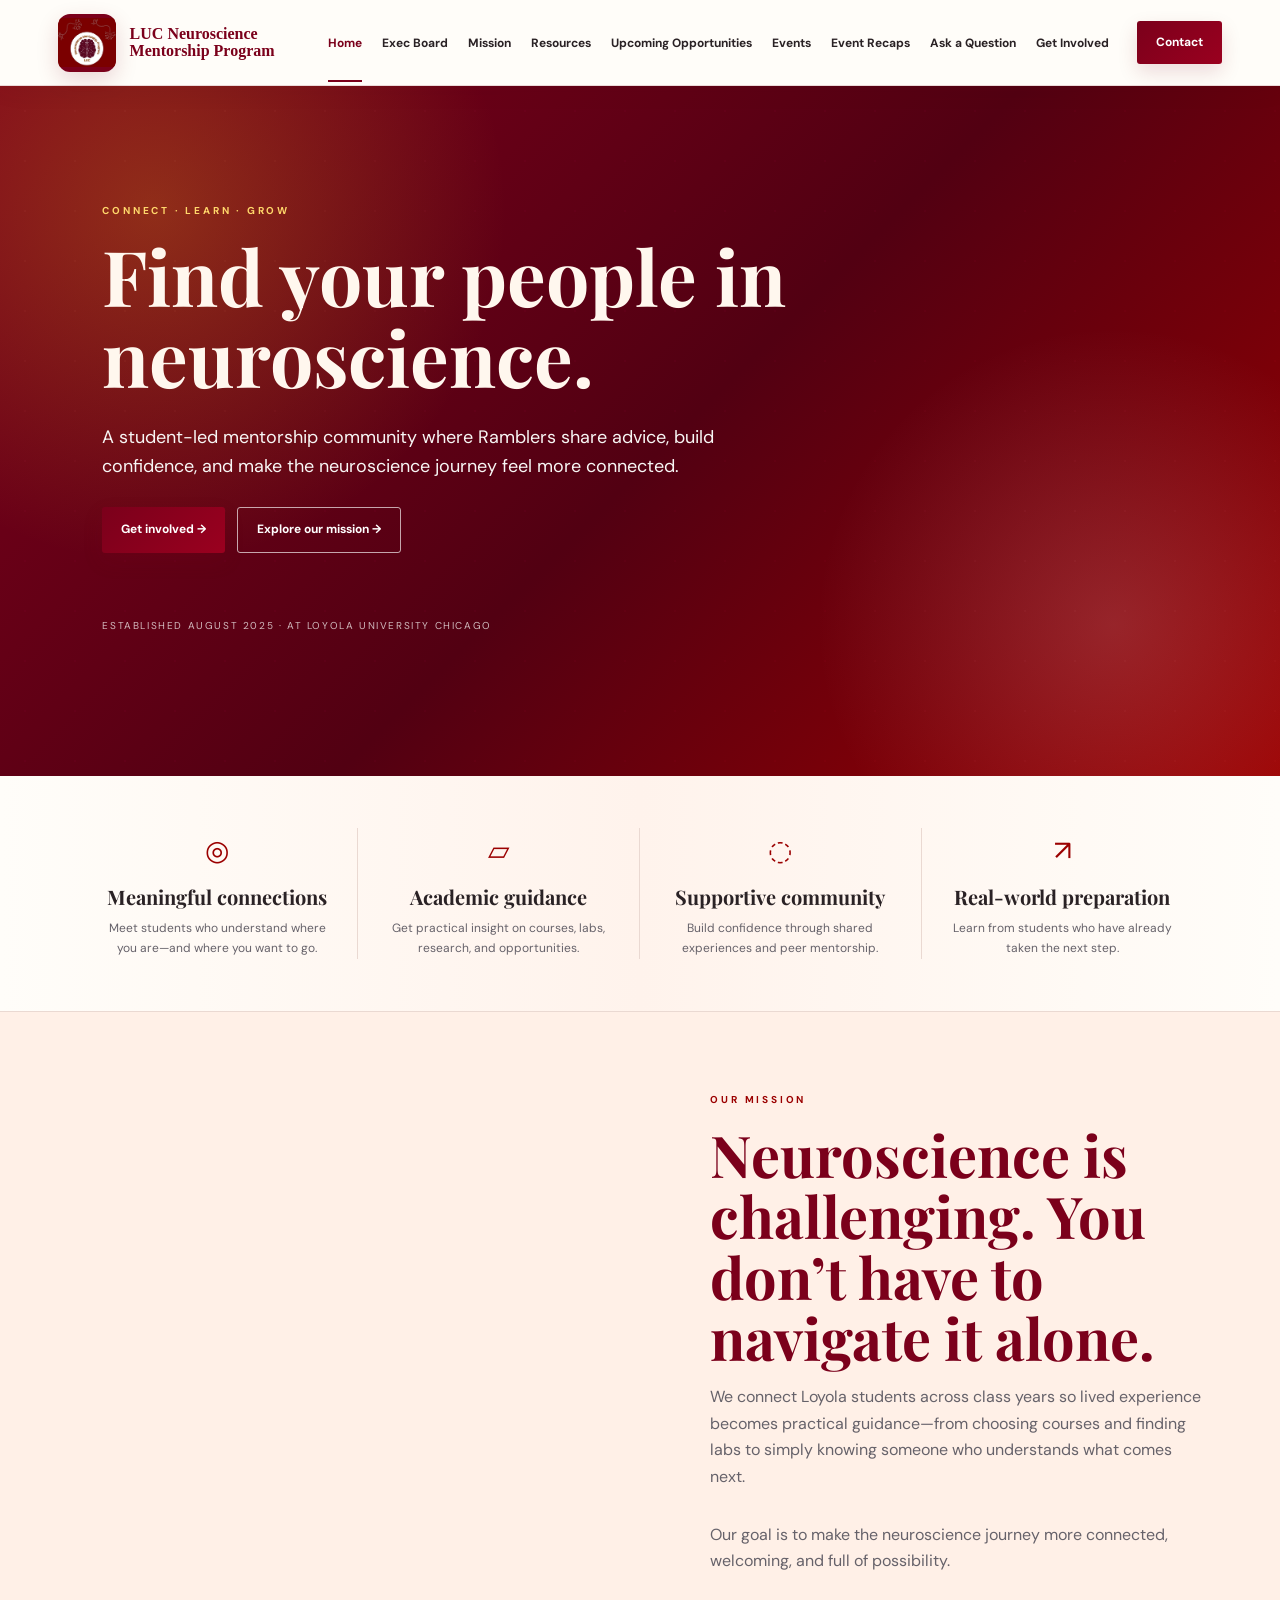
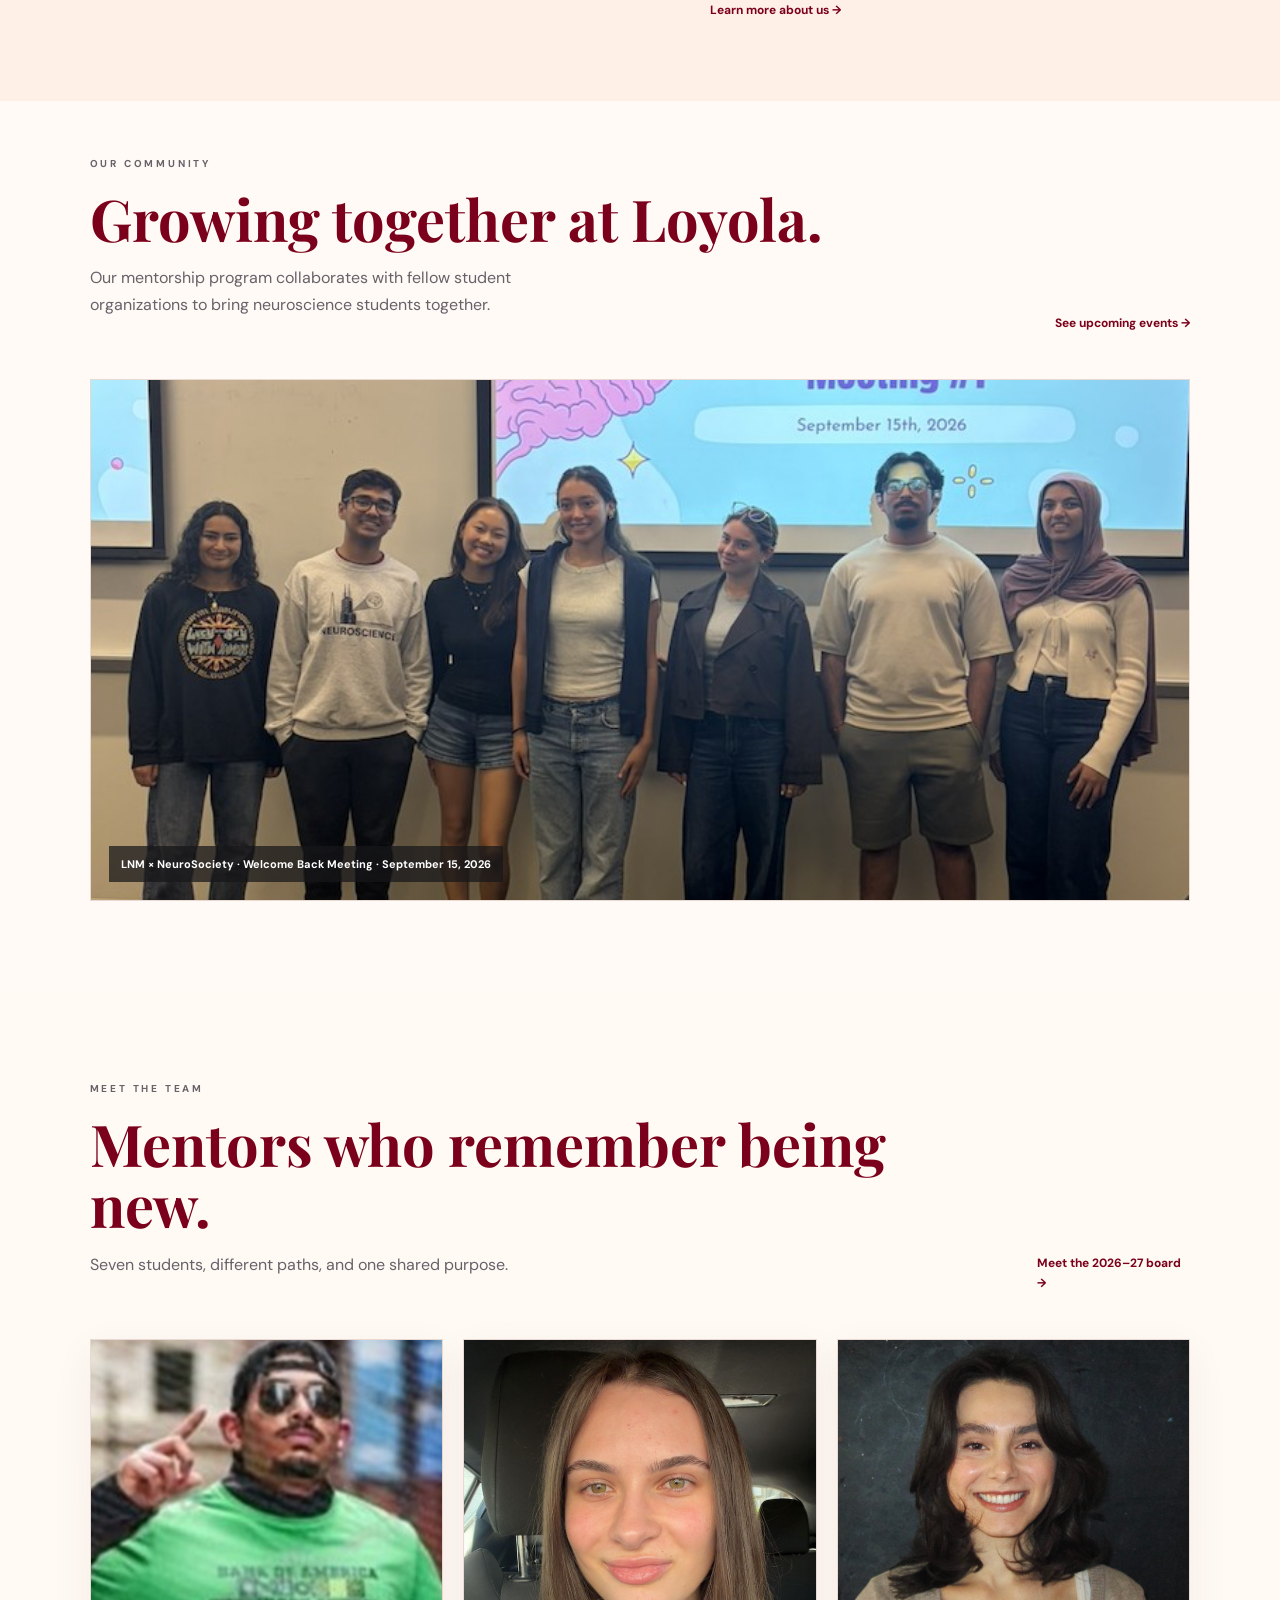
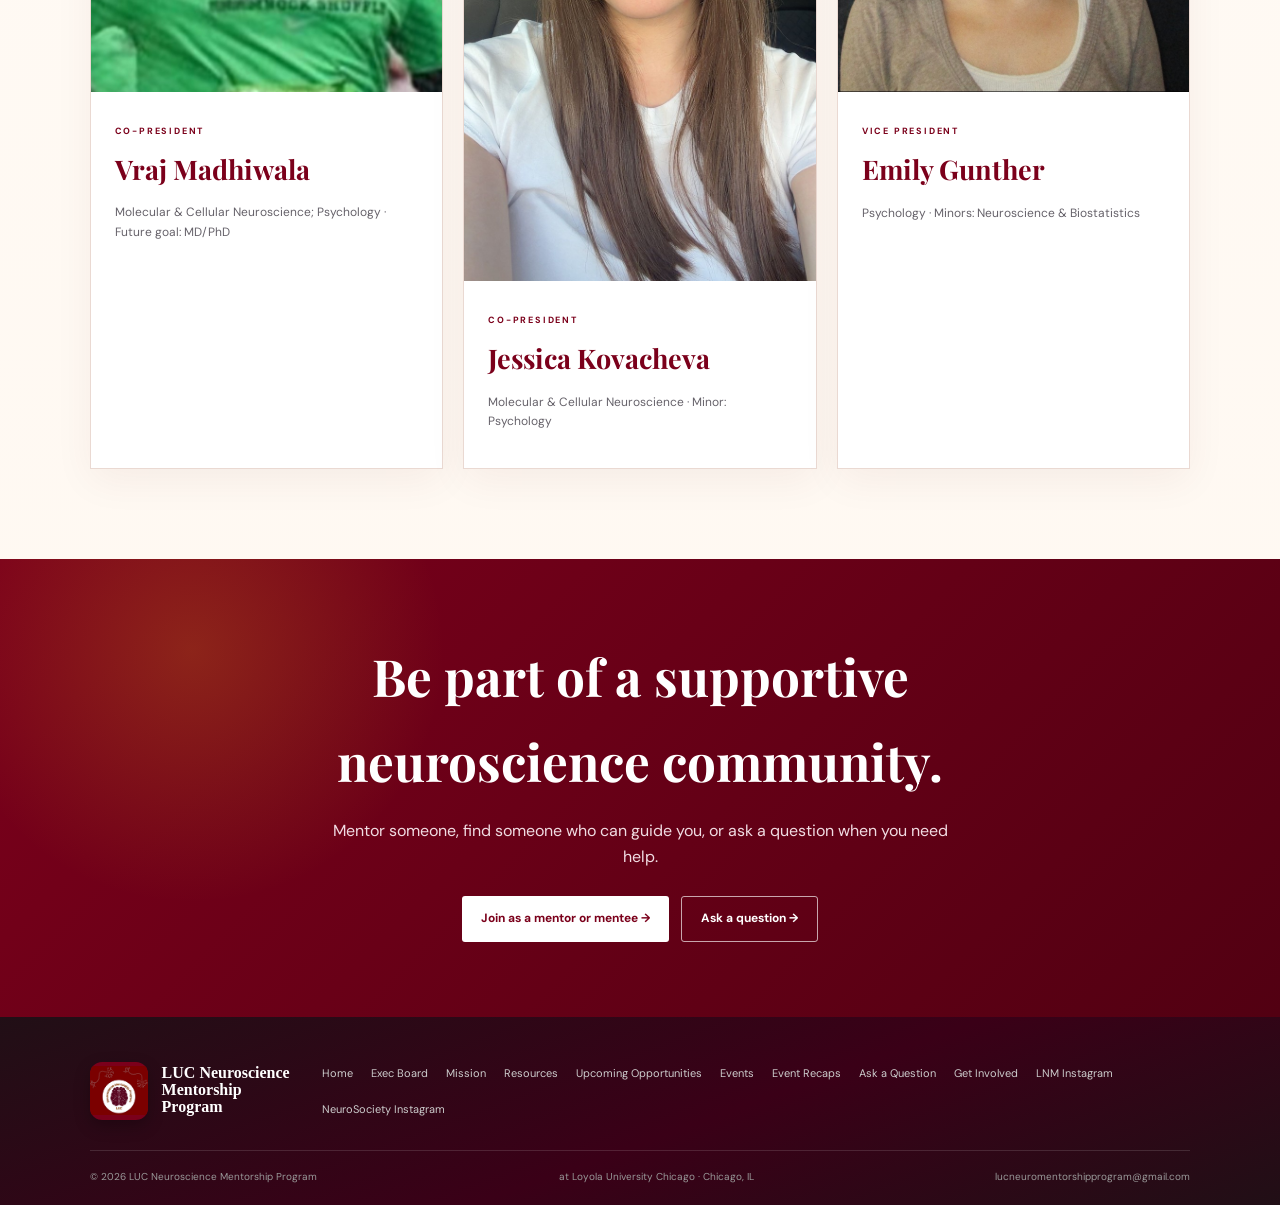
<file: index.html>
<!doctype html><html lang="en"><head><meta charset="utf-8"><meta name="viewport" content="width=device-width,initial-scale=1"><meta name="description" content="LUC Neuroscience Mentorship Program at Loyola University Chicago."><title>Home | LUC Neuroscience Mentorship</title><link rel="stylesheet" href="styles.css"><link rel="icon" href="lnmp-logo.png" type="image/png"></head><body>
<header class="site-header">
<a class="wordmark" href="index.html" aria-label="LUC Neuroscience Mentorship Program home">
<img class="brand-logo" src="lnmp-logo.png" alt="LUC Neuroscience Mentorship Program logo">
<span class="prog">LUC Neuroscience<br>Mentorship Program</span>
</a>
<button class="menu" aria-label="Open navigation" aria-expanded="false">☰</button>
<nav class="nav"><a class="active" href="index.html">Home</a><a class="" href="board.html">Exec Board</a><a class="" href="mission.html">Mission</a><a class="" href="resources.html">Resources</a><a class="" href="professional-development-resources.html">Upcoming Opportunities</a><a class="" href="events.html">Events</a><a class="" href="event-recaps.html">Event Recaps</a><a class="" href="forum.html">Ask a Question</a><a class="" href="apply.html">Get Involved</a></nav>
<a class="header-cta" href="mailto:lucneuromentorshipprogram@gmail.com">Contact</a>
</header>
<main>
<section class="hero"><div class="hero-content"><p class="eyebrow">CONNECT · LEARN · GROW</p><h1>Find your people in neuroscience.</h1><p>A student-led mentorship community where Ramblers share advice, build confidence, and make the neuroscience journey feel more connected.</p><div class="actions"><a class="button primary" href="apply.html">Get involved →</a><a class="button outline" href="mission.html">Explore our mission →</a></div><p class="meta">Established August 2025 · at Loyola University Chicago</p></div></section>
<section class="strip"><article><div class="ico">◎</div><h3>Meaningful connections</h3><p>Meet students who understand where you are—and where you want to go.</p></article><article><div class="ico">▱</div><h3>Academic guidance</h3><p>Get practical insight on courses, labs, research, and opportunities.</p></article><article><div class="ico">◌</div><h3>Supportive community</h3><p>Build confidence through shared experiences and peer mentorship.</p></article><article><div class="ico">↗</div><h3>Real-world preparation</h3><p>Learn from students who have already taken the next step.</p></article></section>
<section class="split"><div class="split-img" style="background-image:url('https://lucneuromentorship.devbodalia.chatgpt.site/images/event-team.jpg')"></div><div class="split-copy"><p class="eyebrow">OUR MISSION</p><h2>Neuroscience is challenging. You don’t have to navigate it alone.</h2><p>We connect Loyola students across class years so lived experience becomes practical guidance—from choosing courses and finding labs to simply knowing someone who understands what comes next.</p><p>Our goal is to make the neuroscience journey more connected, welcoming, and full of possibility.</p><a class="link" href="mission.html">Learn more about us →</a></div></section>
<section class="section community-feature-section"><div class="head"><div><p class="eyebrow">OUR COMMUNITY</p><h2>Growing together at Loyola.</h2><p>Our mentorship program collaborates with fellow student organizations to bring neuroscience students together.</p></div><a class="link" href="events.html">See upcoming events →</a></div><figure class="community-feature"><img src="community-group-2026.jpg" alt="LUC Neuroscience Mentorship and NeuroSociety students at a September 2026 meeting"><figcaption>LNM × NeuroSociety · Welcome Back Meeting · September 15, 2026</figcaption></figure></section>
<section class="section"><div class="head"><div><p class="eyebrow">MEET THE TEAM</p><h2>Mentors who remember being new.</h2><p>Seven students, different paths, and one shared purpose.</p></div><a class="link" href="board.html">Meet the 2026–27 board →</a></div><div class="cards">
<article class="card"><img src="board-vraj.jpg" alt="Vraj Madhiwala"><div class="body"><span class="tag">CO-PRESIDENT</span><h3>Vraj Madhiwala</h3><p>Molecular & Cellular Neuroscience; Psychology · Future goal: MD/PhD</p></div></article>
<article class="card"><img src="board-jessica.jpg" alt="Jessica Kovacheva"><div class="body"><span class="tag">CO-PRESIDENT</span><h3>Jessica Kovacheva</h3><p>Molecular & Cellular Neuroscience · Minor: Psychology</p></div></article>
<article class="card"><img src="board-emily.jpg" alt="Emily Gunther"><div class="body"><span class="tag">VICE PRESIDENT</span><h3>Emily Gunther</h3><p>Psychology · Minors: Neuroscience & Biostatistics</p></div></article>
</div></section>
<section class="cta"><h2>Be part of a supportive neuroscience community.</h2><p>Mentor someone, find someone who can guide you, or ask a question when you need help.</p><div class="actions actions-center"><a class="button light" href="apply.html">Join as a mentor or mentee →</a><a class="button outline" href="forum.html">Ask a question →</a></div></section>
</main><footer class="footer">
<div class="footer-top"><a class="wordmark" href="index.html" aria-label="LUC Neuroscience Mentorship Program home">
<img class="brand-logo" src="lnmp-logo.png" alt="LUC Neuroscience Mentorship Program logo">
<span class="prog">LUC Neuroscience<br>Mentorship Program</span>
</a>
<div class="footer-links">
<a href="index.html">Home</a><a href="board.html">Exec Board</a><a href="mission.html">Mission</a><a href="resources.html">Resources</a><a class="" href="professional-development-resources.html">Upcoming Opportunities</a><a href="events.html">Events</a><a href="event-recaps.html">Event Recaps</a><a href="forum.html">Ask a Question</a><a href="apply.html">Get Involved</a><a href="https://www.instagram.com/lucneuromentorship/" target="_blank" rel="noopener">LNM Instagram</a><a href="https://www.instagram.com/neurosocietyluc/" target="_blank" rel="noopener">NeuroSociety Instagram</a>
</div></div>
<div class="footer-bottom"><span>© 2026 LUC Neuroscience Mentorship Program</span><span>at Loyola University Chicago · Chicago, IL</span><a href="mailto:lucneuromentorshipprogram@gmail.com">lucneuromentorshipprogram@gmail.com</a></div>

</footer><script src="script.js"></script></body></html>
</file>
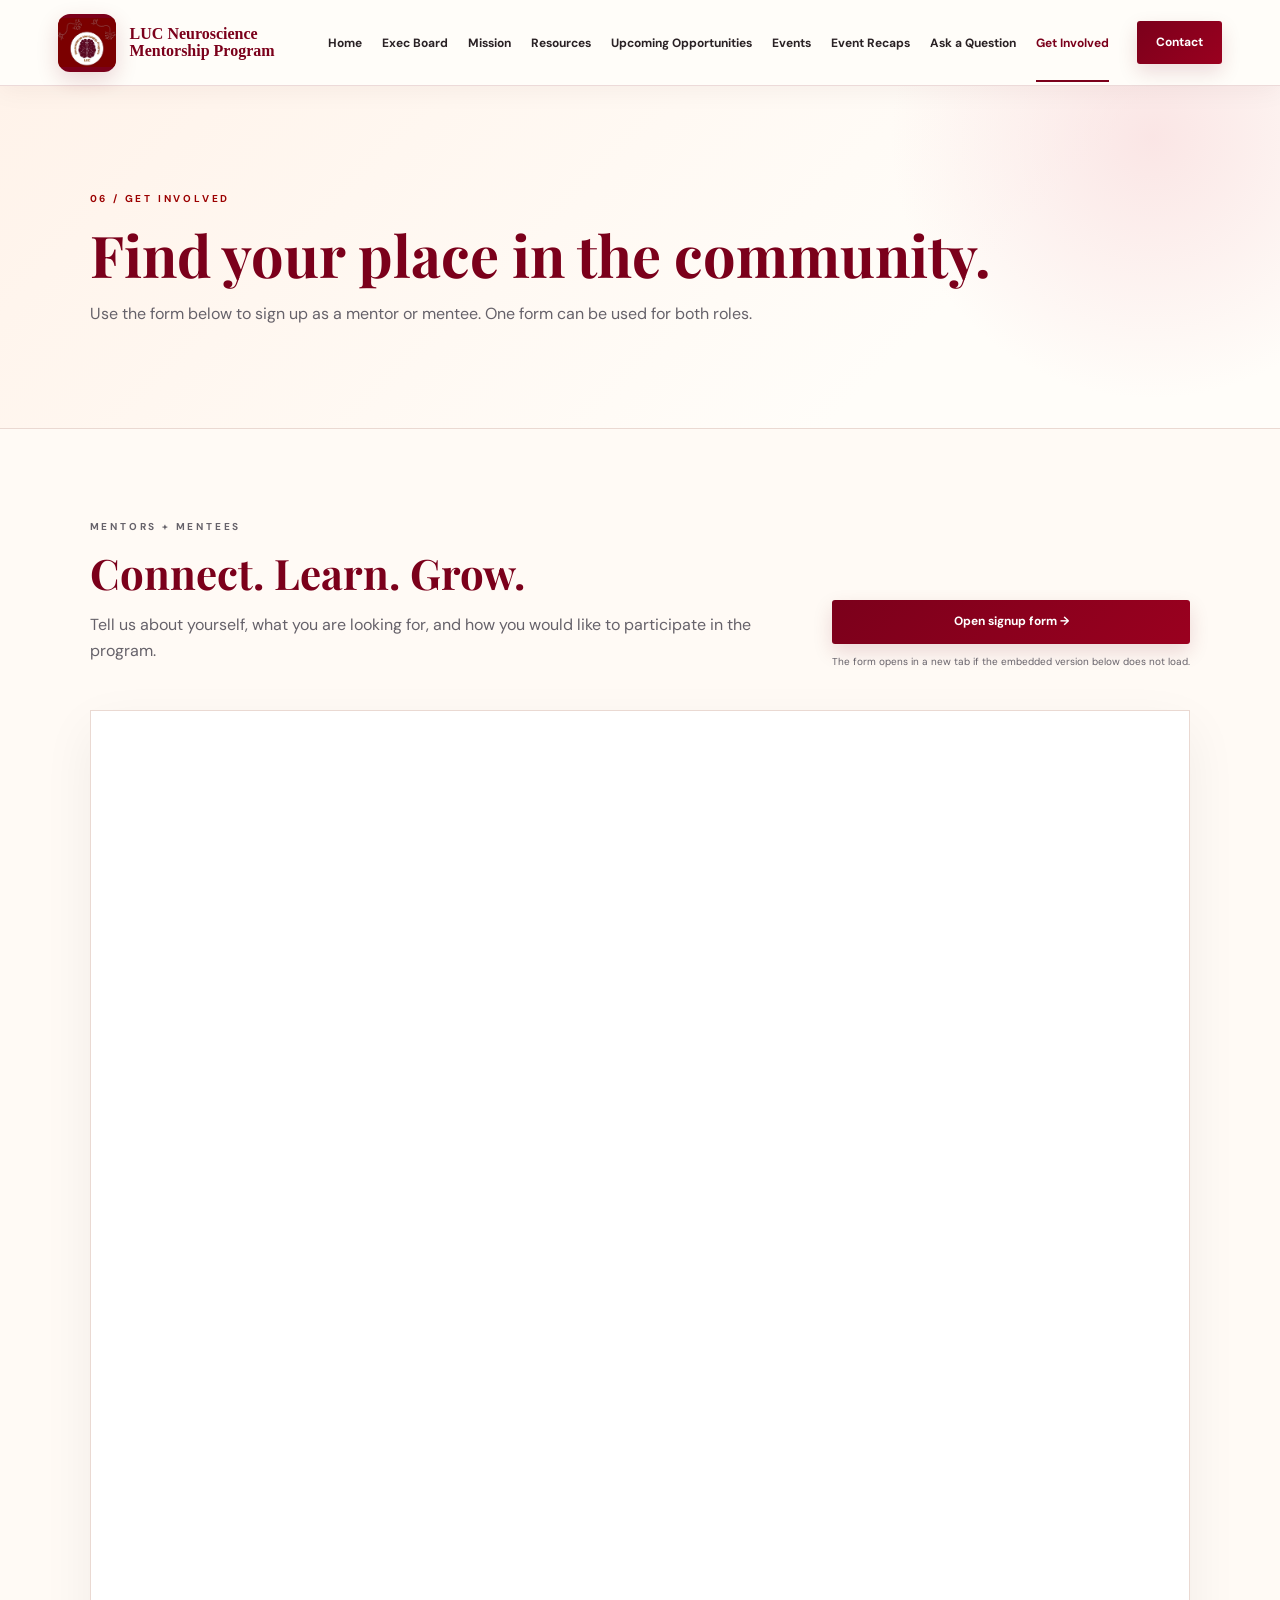
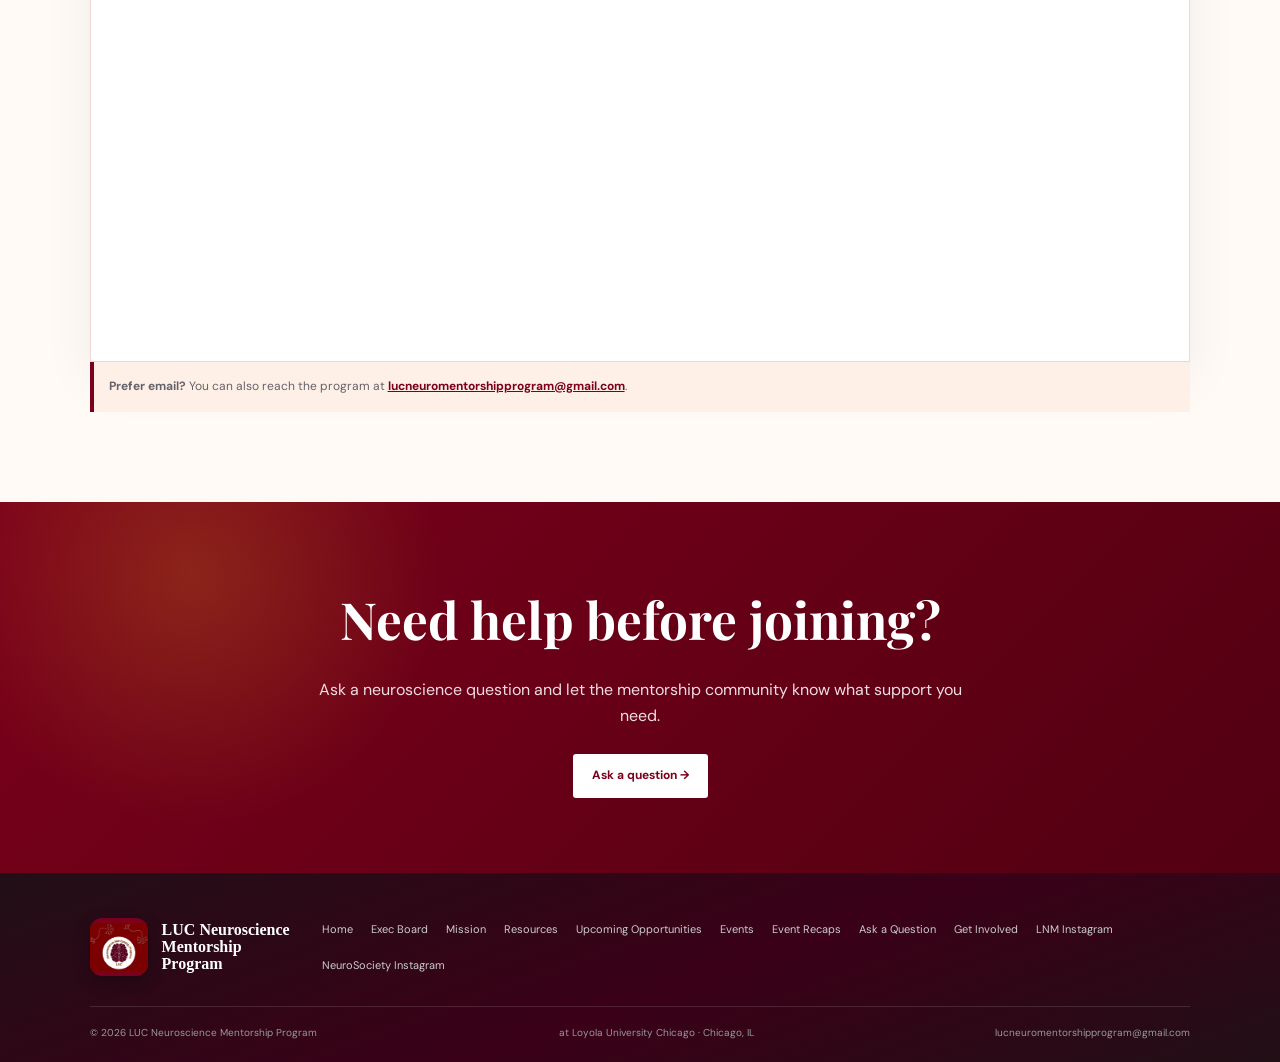
<file: apply.html>
<!doctype html><html lang="en"><head><meta charset="utf-8"><meta name="viewport" content="width=device-width,initial-scale=1"><meta name="description" content="Sign up as a mentor or mentee with the LUC Neuroscience Mentorship Program."><title>Get Involved | LUC Neuroscience Mentorship</title><link rel="stylesheet" href="styles.css"><link rel="icon" href="lnmp-logo.png" type="image/png"></head><body>
<header class="site-header">
<a class="wordmark" href="index.html" aria-label="LUC Neuroscience Mentorship Program home">
<img class="brand-logo" src="lnmp-logo.png" alt="LUC Neuroscience Mentorship Program logo">
<span class="prog">LUC Neuroscience<br>Mentorship Program</span>
</a>
<button class="menu" aria-label="Open navigation" aria-expanded="false">☰</button>
<nav class="nav"><a class="" href="index.html">Home</a><a class="" href="board.html">Exec Board</a><a class="" href="mission.html">Mission</a><a class="" href="resources.html">Resources</a><a class="" href="professional-development-resources.html">Upcoming Opportunities</a><a class="" href="events.html">Events</a><a class="" href="event-recaps.html">Event Recaps</a><a class="" href="forum.html">Ask a Question</a><a class="active" href="apply.html">Get Involved</a></nav>
<a class="header-cta" href="mailto:lucneuromentorshipprogram@gmail.com">Contact</a>
</header>
<main>
<section class="page"><p class="eyebrow">06 / GET INVOLVED</p><h1>Find your place in the community.</h1><p>Use the form below to sign up as a mentor or mentee. One form can be used for both roles.</p></section>
<section class="section"><div class="signup-intro"><div><p class="eyebrow">MENTORS + MENTEES</p><h2>Connect. Learn. Grow.</h2><p>Tell us about yourself, what you are looking for, and how you would like to participate in the program.</p></div><div class="signup-actions"><a class="button primary" href="https://docs.google.com/forms/d/e/1FAIpQLSfnaRwgaPENH6YKGJUto24ax4iVQiDOvYFS5JkKKqjaYeIzmw/viewform" target="_blank" rel="noopener">Open signup form →</a><p class="small">The form opens in a new tab if the embedded version below does not load.</p></div></div>
<div class="google-form-wrap" aria-label="LUC Neuroscience Mentorship mentor and mentee sign-up form"><iframe class="google-form-frame" src="https://docs.google.com/forms/d/e/1FAIpQLSfnaRwgaPENH6YKGJUto24ax4iVQiDOvYFS5JkKKqjaYeIzmw/viewform?embedded=true" title="LUC Neuroscience Mentorship mentor and mentee signup form" loading="lazy"></iframe></div>
<div class="notice"><b>Prefer email?</b> You can also reach the program at <a href="mailto:lucneuromentorshipprogram@gmail.com">lucneuromentorshipprogram@gmail.com</a>.</div>
</section>
<section class="cta"><h2>Need help before joining?</h2><p>Ask a neuroscience question and let the mentorship community know what support you need.</p><a class="button light" href="forum.html">Ask a question →</a></section>
</main><footer class="footer">
<div class="footer-top"><a class="wordmark" href="index.html" aria-label="LUC Neuroscience Mentorship Program home">
<img class="brand-logo" src="lnmp-logo.png" alt="LUC Neuroscience Mentorship Program logo">
<span class="prog">LUC Neuroscience<br>Mentorship Program</span>
</a>
<div class="footer-links">
<a href="index.html">Home</a><a href="board.html">Exec Board</a><a href="mission.html">Mission</a><a href="resources.html">Resources</a><a class="" href="professional-development-resources.html">Upcoming Opportunities</a><a href="events.html">Events</a><a href="event-recaps.html">Event Recaps</a><a href="forum.html">Ask a Question</a><a href="apply.html">Get Involved</a><a href="https://www.instagram.com/lucneuromentorship/" target="_blank" rel="noopener">LNM Instagram</a><a href="https://www.instagram.com/neurosocietyluc/" target="_blank" rel="noopener">NeuroSociety Instagram</a>
</div></div>
<div class="footer-bottom"><span>© 2026 LUC Neuroscience Mentorship Program</span><span>at Loyola University Chicago · Chicago, IL</span><a href="mailto:lucneuromentorshipprogram@gmail.com">lucneuromentorshipprogram@gmail.com</a></div>

</footer><script src="script.js"></script></body></html>
</file>
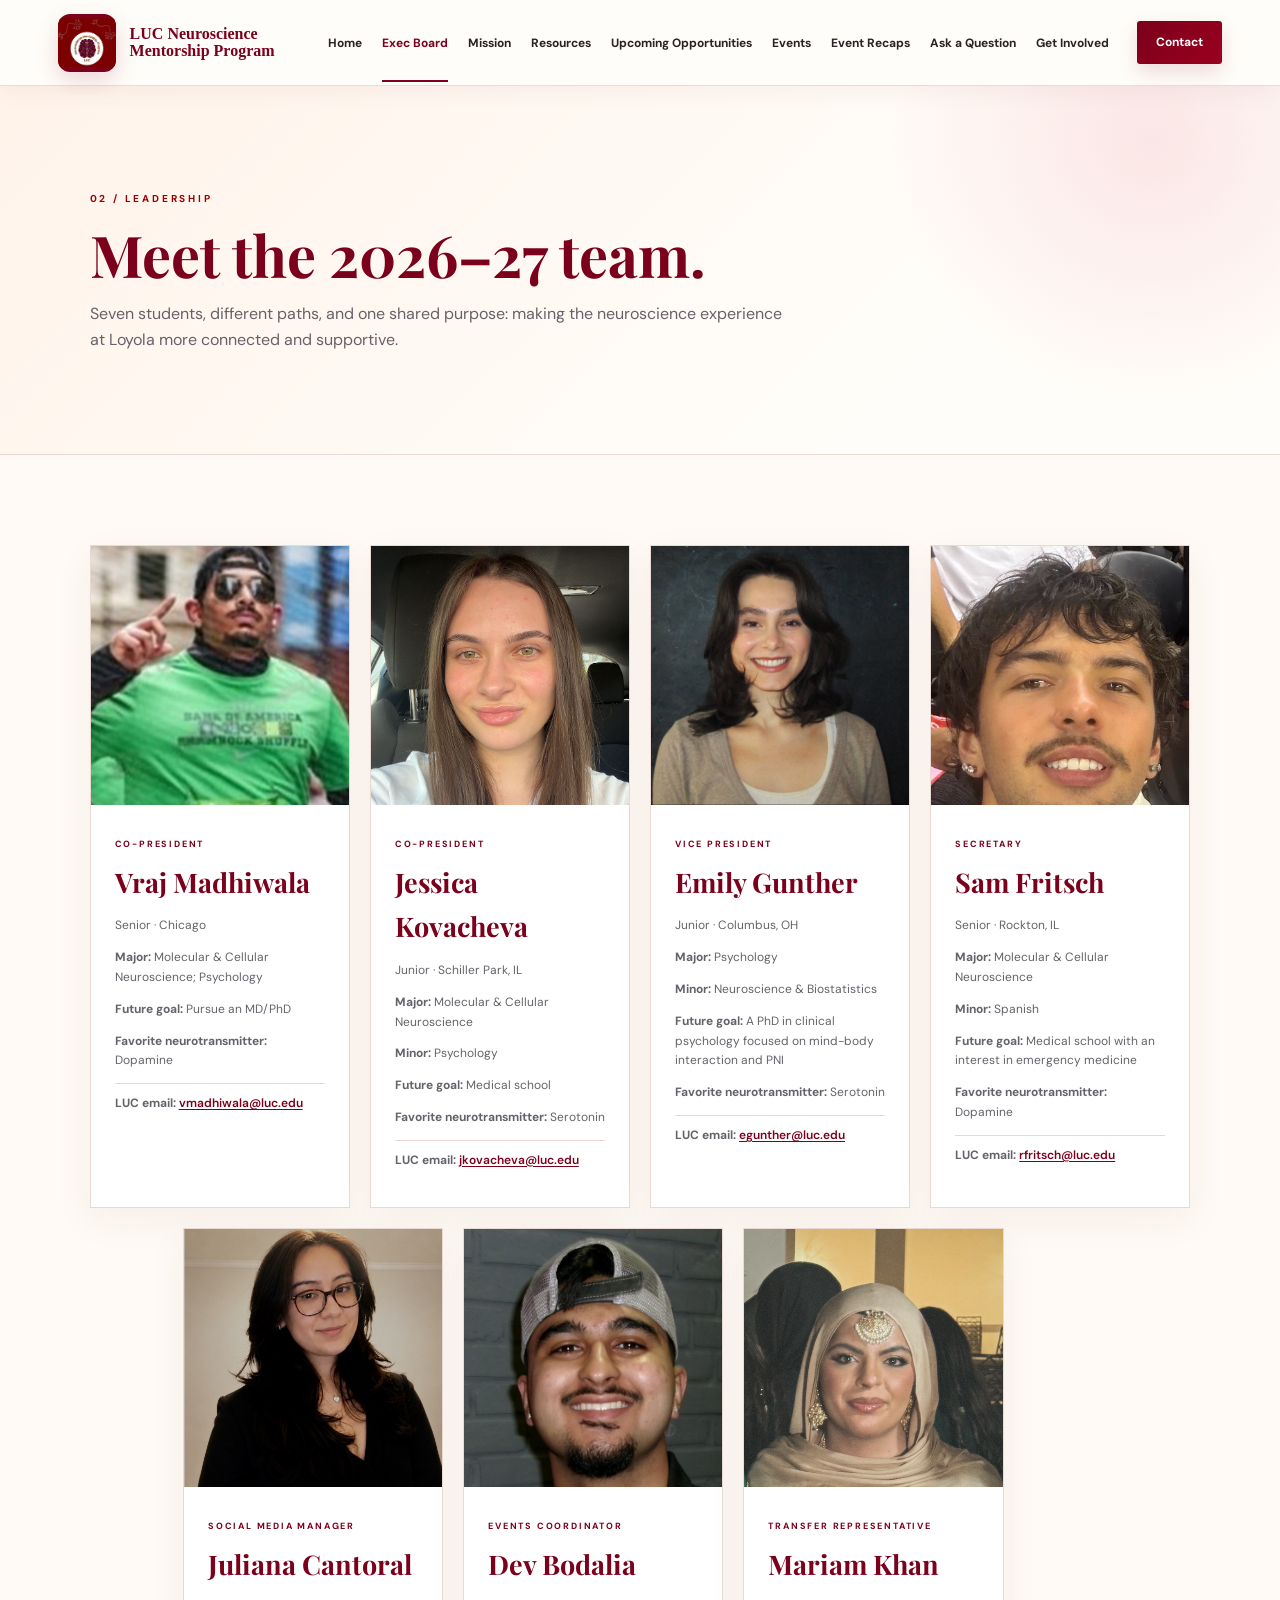
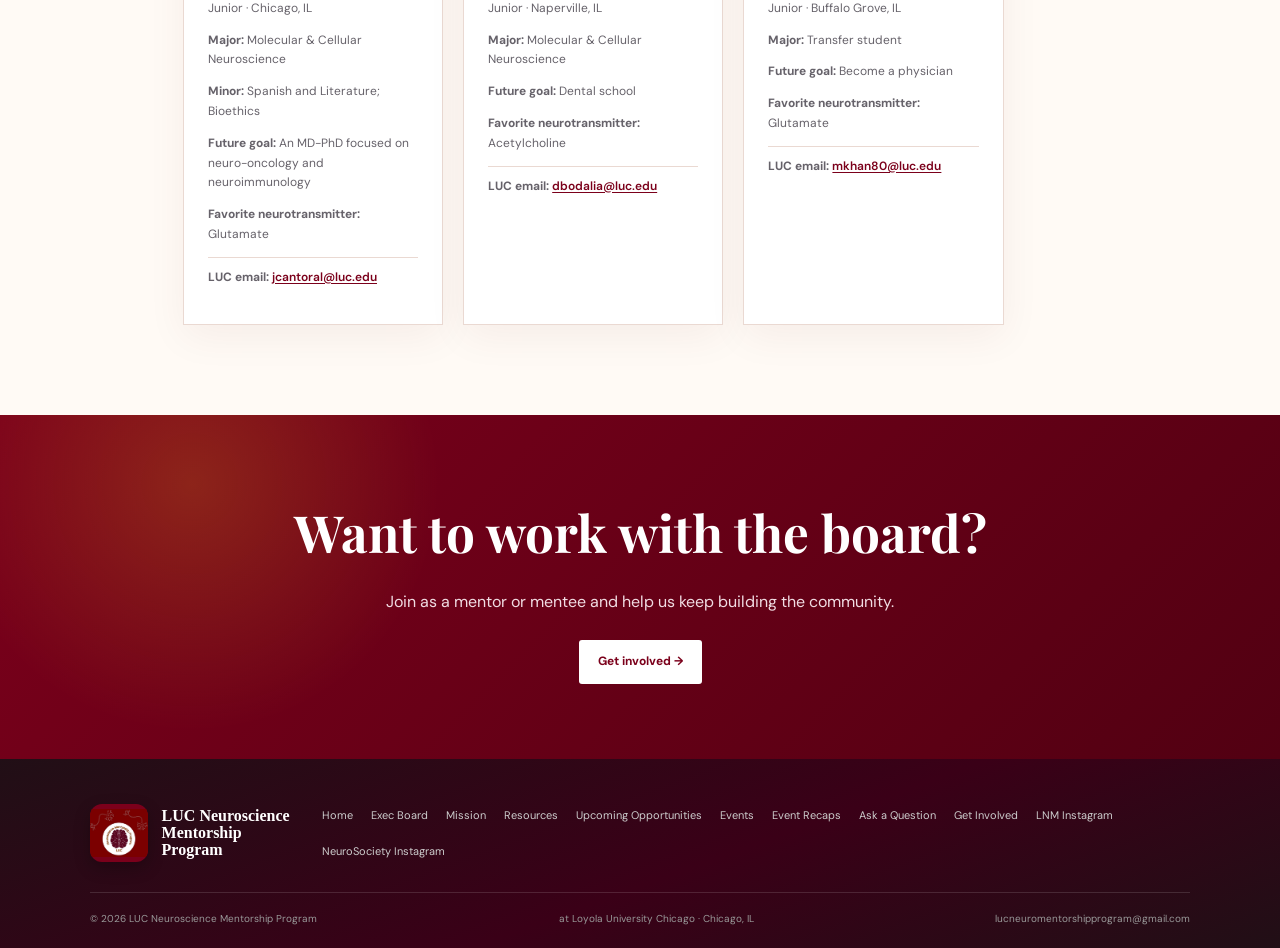
<file: board.html>
<!doctype html><html lang="en"><head><meta charset="utf-8"><meta name="viewport" content="width=device-width,initial-scale=1"><meta name="description" content="Meet the 2026–27 LUC Neuroscience Mentorship Program executive board."><title>Executive Board | LUC Neuroscience Mentorship</title><link rel="stylesheet" href="styles.css"><link rel="icon" href="lnmp-logo.png" type="image/png"></head><body>
<header class="site-header">
<a class="wordmark" href="index.html" aria-label="LUC Neuroscience Mentorship Program home">
<img class="brand-logo" src="lnmp-logo.png" alt="LUC Neuroscience Mentorship Program logo">
<span class="prog">LUC Neuroscience<br>Mentorship Program</span>
</a>
<button class="menu" aria-label="Open navigation" aria-expanded="false">☰</button>
<nav class="nav"><a class="" href="index.html">Home</a><a class="active" href="board.html">Exec Board</a><a class="" href="mission.html">Mission</a><a class="" href="resources.html">Resources</a><a class="" href="professional-development-resources.html">Upcoming Opportunities</a><a class="" href="events.html">Events</a><a class="" href="event-recaps.html">Event Recaps</a><a class="" href="forum.html">Ask a Question</a><a class="" href="apply.html">Get Involved</a></nav>
<a class="header-cta" href="mailto:lucneuromentorshipprogram@gmail.com">Contact</a>
</header>
<main>
<section class="page"><p class="eyebrow">02 / LEADERSHIP</p><h1>Meet the 2026–27 team.</h1><p>Seven students, different paths, and one shared purpose: making the neuroscience experience at Loyola more connected and supportive.</p></section>
<section class="section"><div class="profiles">
<article class="profile"><img src="board-vraj.jpg" alt="Vraj Madhiwala"><div class="body"><span class="tag">CO-PRESIDENT</span><h3>Vraj Madhiwala</h3><p>Senior · Chicago</p><p><b>Major:</b> Molecular & Cellular Neuroscience; Psychology</p><p><b>Future goal:</b> Pursue an MD/PhD</p><p><b>Favorite neurotransmitter:</b> Dopamine</p><p class="profile-email"><b>LUC email:</b> <a href="mailto:vmadhiwala@luc.edu">vmadhiwala@luc.edu</a></p></div></article>
<article class="profile"><img src="board-jessica.jpg" alt="Jessica Kovacheva"><div class="body"><span class="tag">CO-PRESIDENT</span><h3>Jessica Kovacheva</h3><p>Junior · Schiller Park, IL</p><p><b>Major:</b> Molecular & Cellular Neuroscience</p><p><b>Minor:</b> Psychology</p><p><b>Future goal:</b> Medical school</p><p><b>Favorite neurotransmitter:</b> Serotonin</p><p class="profile-email"><b>LUC email:</b> <a href="mailto:jkovacheva@luc.edu">jkovacheva@luc.edu</a></p></div></article>
<article class="profile"><img src="board-emily.jpg" alt="Emily Gunther"><div class="body"><span class="tag">VICE PRESIDENT</span><h3>Emily Gunther</h3><p>Junior · Columbus, OH</p><p><b>Major:</b> Psychology</p><p><b>Minor:</b> Neuroscience & Biostatistics</p><p><b>Future goal:</b> A PhD in clinical psychology focused on mind-body interaction and PNI</p><p><b>Favorite neurotransmitter:</b> Serotonin</p><p class="profile-email"><b>LUC email:</b> <a href="mailto:egunther@luc.edu">egunther@luc.edu</a></p></div></article>
<article class="profile"><img src="board-sam.jpg" alt="Sam Fritsch"><div class="body"><span class="tag">SECRETARY</span><h3>Sam Fritsch</h3><p>Senior · Rockton, IL</p><p><b>Major:</b> Molecular & Cellular Neuroscience</p><p><b>Minor:</b> Spanish</p><p><b>Future goal:</b> Medical school with an interest in emergency medicine</p><p><b>Favorite neurotransmitter:</b> Dopamine</p><p class="profile-email"><b>LUC email:</b> <a href="mailto:rfritsch@luc.edu">rfritsch@luc.edu</a></p></div></article>
<article class="profile"><img src="board-juliana.jpg" alt="Juliana Cantoral"><div class="body"><span class="tag">SOCIAL MEDIA MANAGER</span><h3>Juliana Cantoral</h3><p>Junior · Chicago, IL</p><p><b>Major:</b> Molecular & Cellular Neuroscience</p><p><b>Minor:</b> Spanish and Literature; Bioethics</p><p><b>Future goal:</b> An MD-PhD focused on neuro-oncology and neuroimmunology</p><p><b>Favorite neurotransmitter:</b> Glutamate</p><p class="profile-email"><b>LUC email:</b> <a href="mailto:jcantoral@luc.edu">jcantoral@luc.edu</a></p></div></article>
<article class="profile"><img src="board-dev.jpg" alt="Dev Bodalia"><div class="body"><span class="tag">EVENTS COORDINATOR</span><h3>Dev Bodalia</h3><p>Junior · Naperville, IL</p><p><b>Major:</b> Molecular & Cellular Neuroscience</p><p><b>Future goal:</b> Dental school</p><p><b>Favorite neurotransmitter:</b> Acetylcholine</p><p class="profile-email"><b>LUC email:</b> <a href="mailto:dbodalia@luc.edu">dbodalia@luc.edu</a></p></div></article>
<article class="profile"><img src="board-mariam.jpg" alt="Mariam Khan"><div class="body"><span class="tag">TRANSFER REPRESENTATIVE</span><h3>Mariam Khan</h3><p>Junior · Buffalo Grove, IL</p><p><b>Major:</b> Transfer student</p><p><b>Future goal:</b> Become a physician</p><p><b>Favorite neurotransmitter:</b> Glutamate</p><p class="profile-email"><b>LUC email:</b> <a href="mailto:mkhan80@luc.edu">mkhan80@luc.edu</a></p></div></article>
</div></section>
<section class="cta"><h2>Want to work with the board?</h2><p>Join as a mentor or mentee and help us keep building the community.</p><a class="button light" href="apply.html">Get involved →</a></section>
</main><footer class="footer">
<div class="footer-top"><a class="wordmark" href="index.html" aria-label="LUC Neuroscience Mentorship Program home">
<img class="brand-logo" src="lnmp-logo.png" alt="LUC Neuroscience Mentorship Program logo">
<span class="prog">LUC Neuroscience<br>Mentorship Program</span>
</a>
<div class="footer-links">
<a href="index.html">Home</a><a href="board.html">Exec Board</a><a href="mission.html">Mission</a><a href="resources.html">Resources</a><a class="" href="professional-development-resources.html">Upcoming Opportunities</a><a href="events.html">Events</a><a href="event-recaps.html">Event Recaps</a><a href="forum.html">Ask a Question</a><a href="apply.html">Get Involved</a><a href="https://www.instagram.com/lucneuromentorship/" target="_blank" rel="noopener">LNM Instagram</a><a href="https://www.instagram.com/neurosocietyluc/" target="_blank" rel="noopener">NeuroSociety Instagram</a>
</div></div>
<div class="footer-bottom"><span>© 2026 LUC Neuroscience Mentorship Program</span><span>at Loyola University Chicago · Chicago, IL</span><a href="mailto:lucneuromentorshipprogram@gmail.com">lucneuromentorshipprogram@gmail.com</a></div>

</footer><script src="script.js"></script></body></html>
</file>
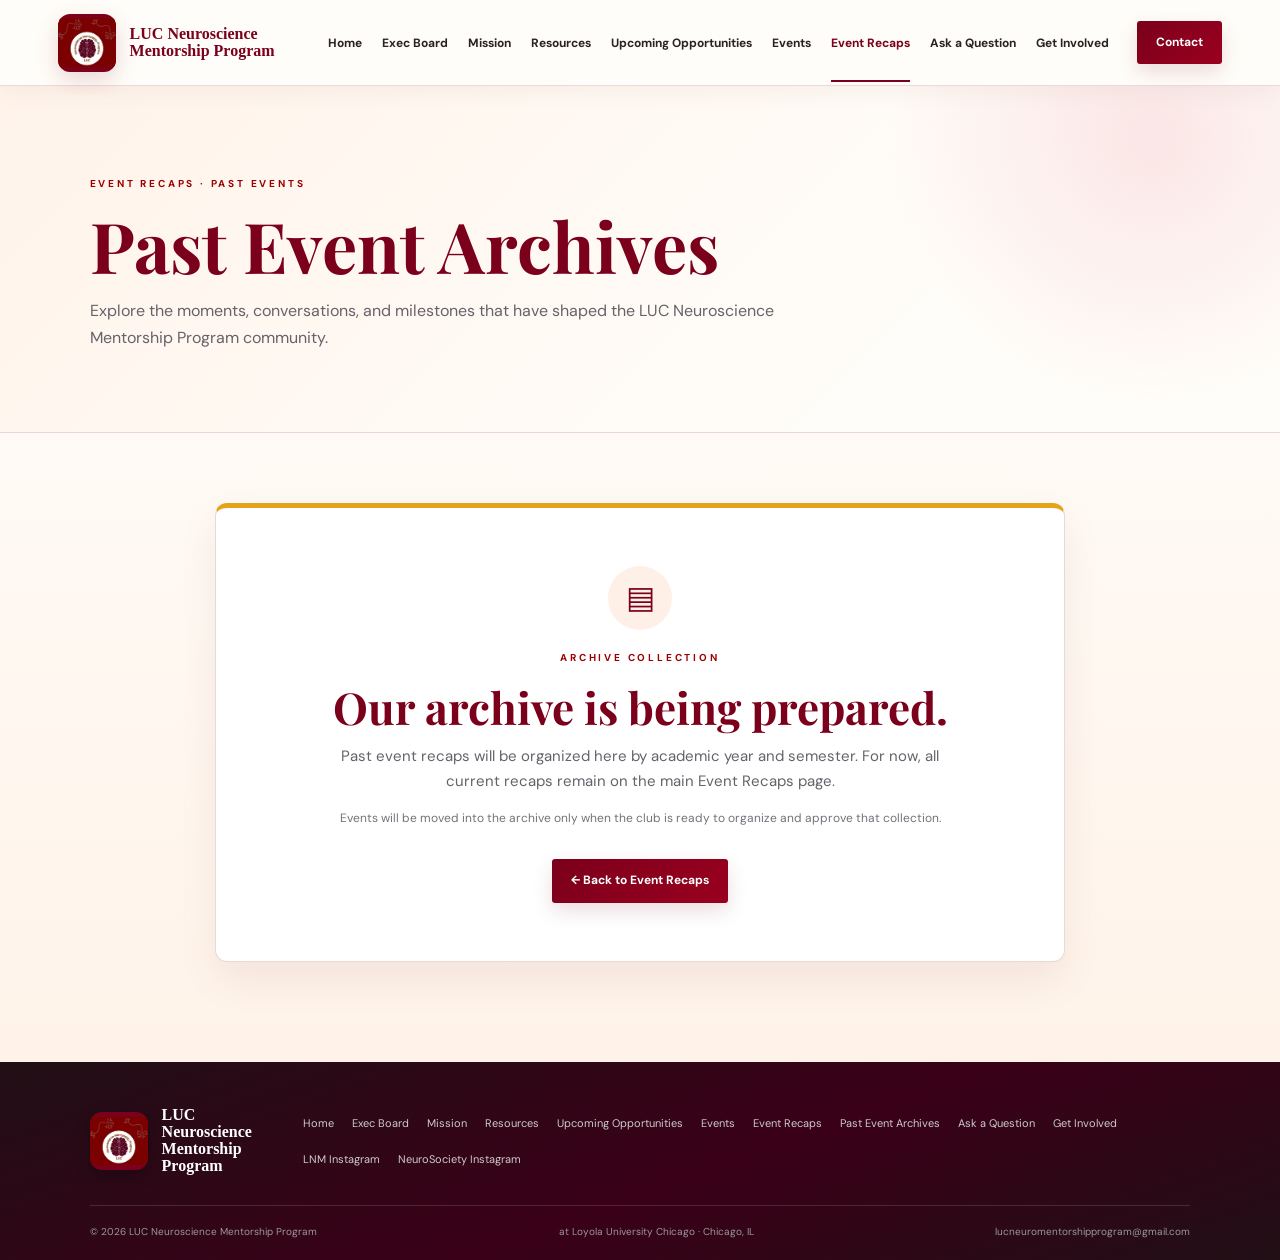
<file: event-archive.html>
<!doctype html>
<html lang="en">
<head>
  <meta charset="utf-8">
  <meta name="viewport" content="width=device-width, initial-scale=1">
  <meta name="description" content="Past event recaps from the LUC Neuroscience Mentorship Program.">
  <title>Past Event Archives | LUC Neuroscience Mentorship</title>
  <link rel="stylesheet" href="styles.css">
  <link rel="icon" href="lnmp-logo.png" type="image/png">
</head>
<body>
<header class="site-header">
  <a class="wordmark" href="index.html" aria-label="LUC Neuroscience Mentorship Program home">
    <img class="brand-logo" src="lnmp-logo.png" alt="LUC Neuroscience Mentorship Program logo">
    <span class="prog">LUC Neuroscience<br>Mentorship Program</span>
  </a>
  <button class="menu" aria-label="Open navigation" aria-expanded="false">☰</button>
  <nav class="nav">
    <a href="index.html">Home</a><a href="board.html">Exec Board</a><a href="mission.html">Mission</a><a href="resources.html">Resources</a><a class="" href="professional-development-resources.html">Upcoming Opportunities</a><a href="events.html">Events</a><a class="active" href="event-recaps.html">Event Recaps</a><a href="forum.html">Ask a Question</a><a href="apply.html">Get Involved</a>
  </nav>
  <a class="header-cta" href="mailto:lucneuromentorshipprogram@gmail.com">Contact</a>
</header>
<main>
  <section class="page archive-page-hero">
    <p class="eyebrow">EVENT RECAPS · PAST EVENTS</p>
    <h1>Past Event Archives</h1>
    <p>Explore the moments, conversations, and milestones that have shaped the LUC Neuroscience Mentorship Program community.</p>
  </section>

  <section class="archive-empty-section">
    <div class="archive-empty-card">
      <div class="archive-empty-icon" aria-hidden="true">▤</div>
      <p class="eyebrow">ARCHIVE COLLECTION</p>
      <h2>Our archive is being prepared.</h2>
      <p>Past event recaps will be organized here by academic year and semester. For now, all current recaps remain on the main Event Recaps page.</p>
      <p class="archive-small-note">Events will be moved into the archive only when the club is ready to organize and approve that collection.</p>
      <a class="button primary archive-back-link" href="event-recaps.html">← Back to Event Recaps</a>
    </div>
  </section>
</main>
<footer class="footer">
  <div class="footer-top">
    <a class="wordmark" href="index.html" aria-label="LUC Neuroscience Mentorship Program home"><img class="brand-logo" src="lnmp-logo.png" alt="LUC Neuroscience Mentorship Program logo"><span class="prog">LUC Neuroscience<br>Mentorship Program</span></a>
    <div class="footer-links"><a href="index.html">Home</a><a href="board.html">Exec Board</a><a href="mission.html">Mission</a><a href="resources.html">Resources</a><a class="" href="professional-development-resources.html">Upcoming Opportunities</a><a href="events.html">Events</a><a href="event-recaps.html">Event Recaps</a><a href="event-archive.html">Past Event Archives</a><a href="forum.html">Ask a Question</a><a href="apply.html">Get Involved</a><a href="https://www.instagram.com/lucneuromentorship/" target="_blank" rel="noopener">LNM Instagram</a><a href="https://www.instagram.com/neurosocietyluc/" target="_blank" rel="noopener">NeuroSociety Instagram</a></div>
  </div>
  <div class="footer-bottom"><span>© 2026 LUC Neuroscience Mentorship Program</span><span>at Loyola University Chicago · Chicago, IL</span><a href="mailto:lucneuromentorshipprogram@gmail.com">lucneuromentorshipprogram@gmail.com</a></div>
</footer>
<script src="script.js"></script>
</body>
</html>
</file>
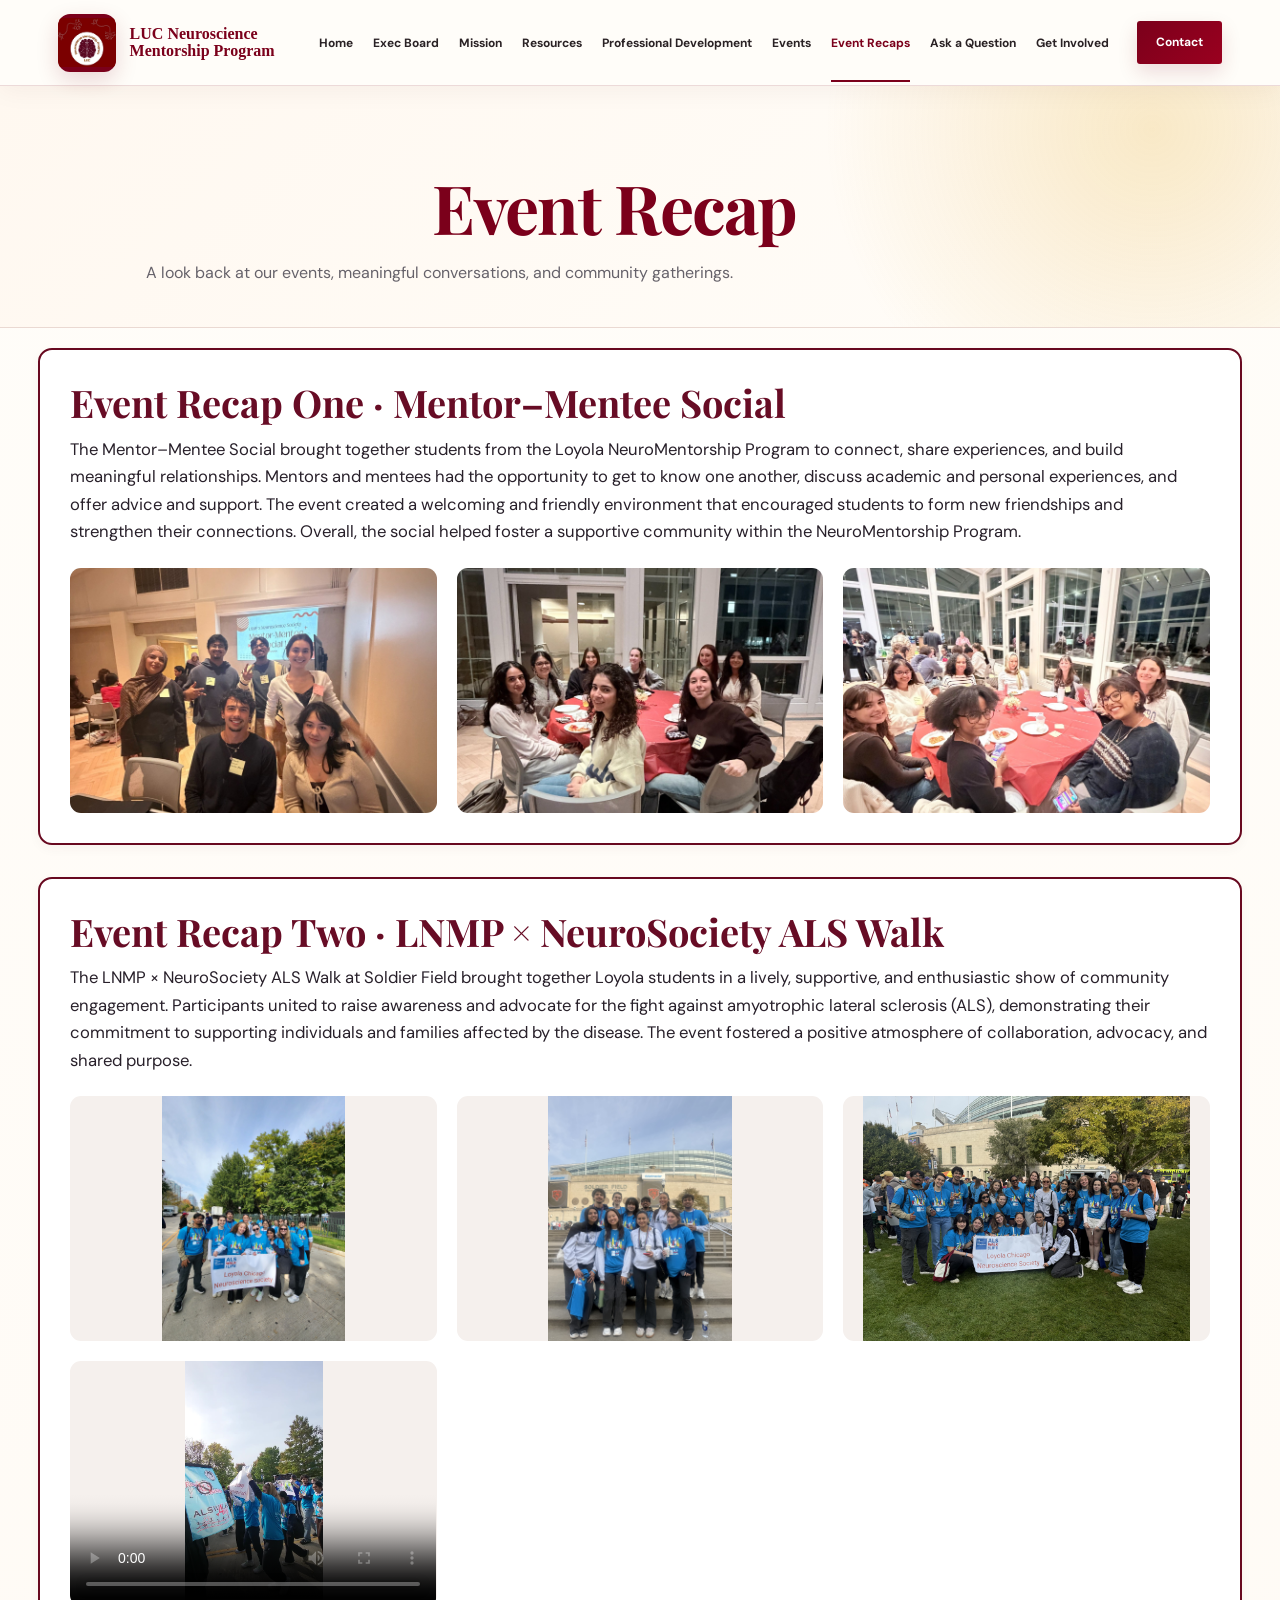
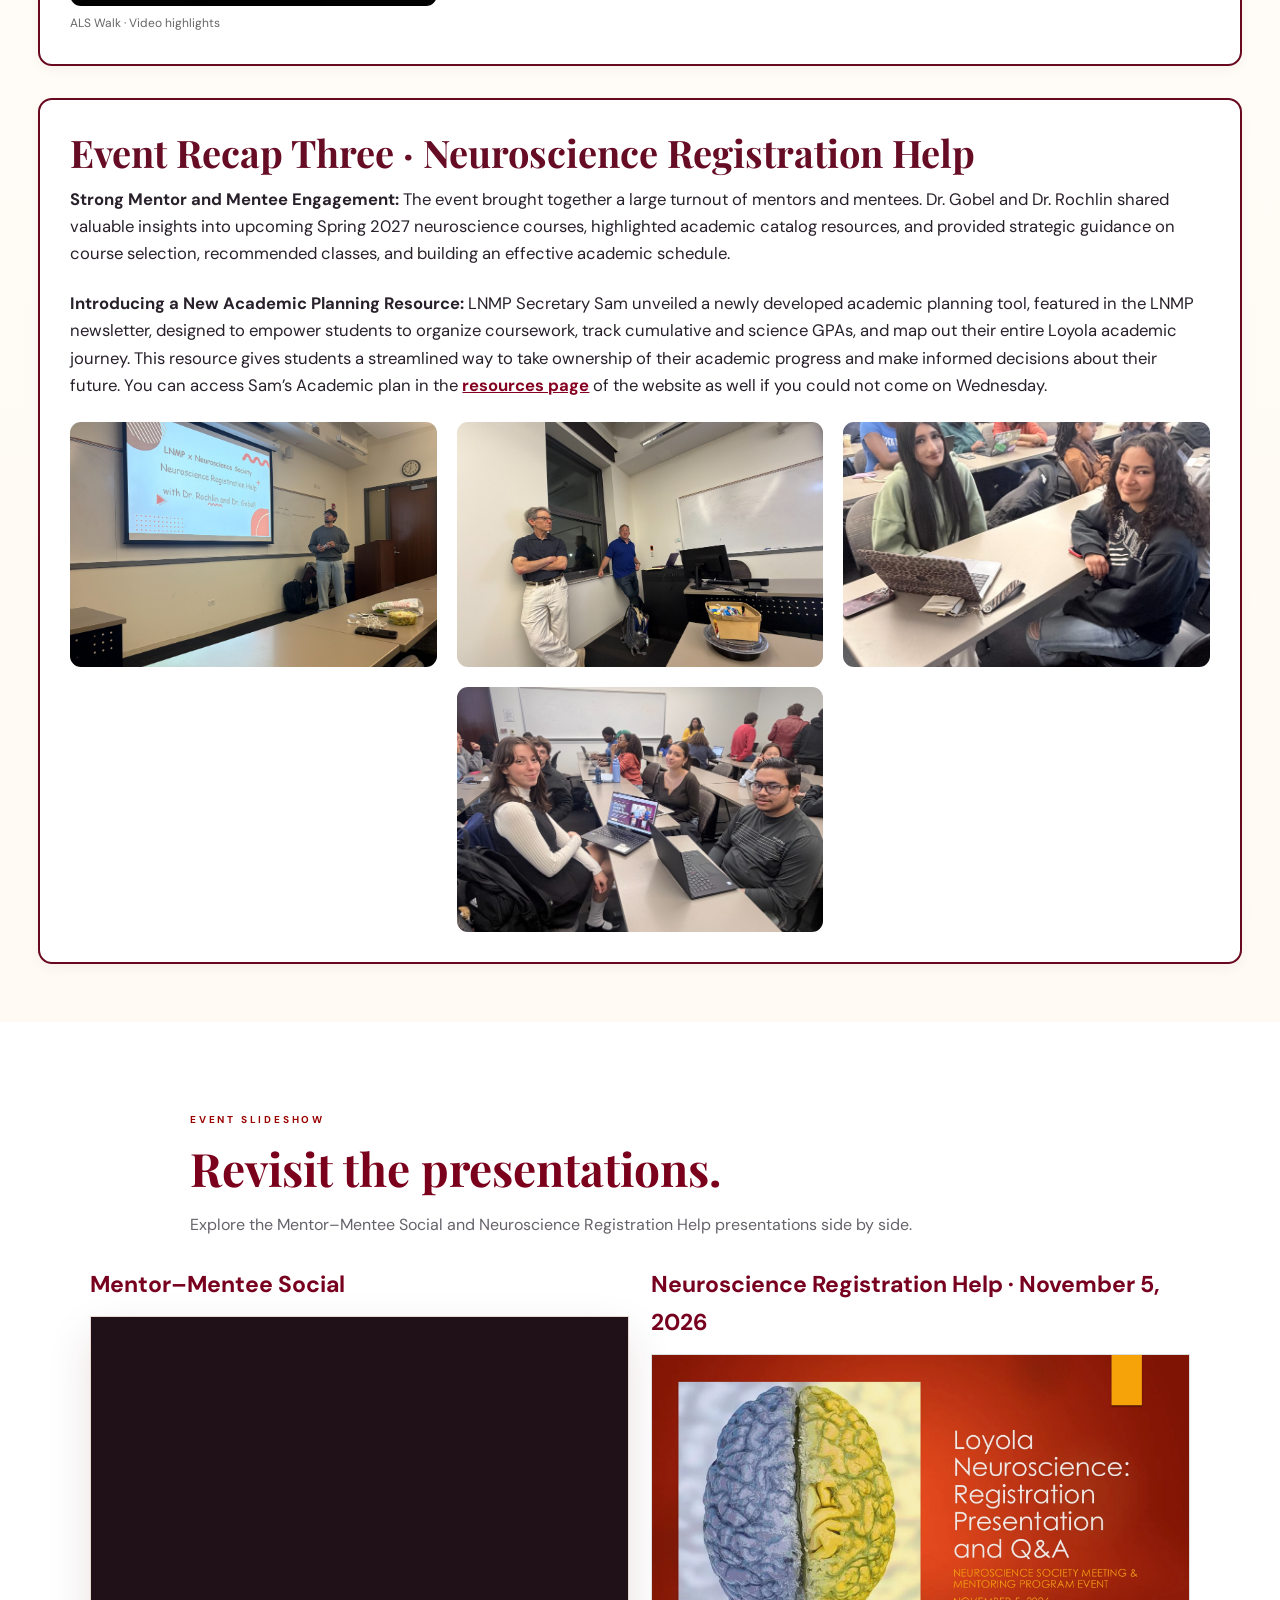
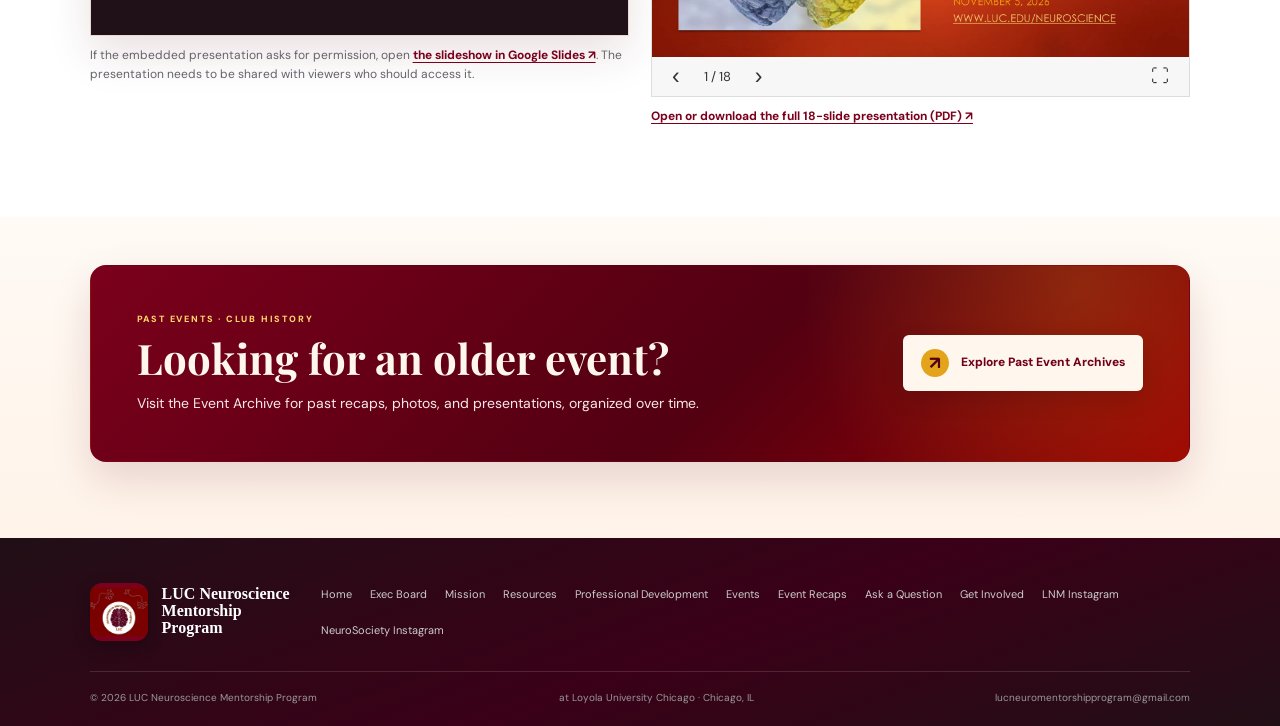
<file: event-recaps copy.html>
<!DOCTYPE html>

<html lang="en">
<head>
<meta charset="utf-8"/>
<meta content="width=device-width, initial-scale=1" name="viewport"/>
<meta content="Photos, stories, and slideshow highlights from the LNMP Mentor–Mentee Social, ALS Walk, and Neuroscience Registration Help events." name="description"/>
<title>Event Recaps | LUC Neuroscience Mentorship</title>
<link href="styles.css" rel="stylesheet"/>
<link href="lnmp-logo.png" rel="icon" type="image/png"/>
</head>
<body>
<header class="site-header">
<a aria-label="LUC Neuroscience Mentorship Program home" class="wordmark" href="index.html">
<img alt="LUC Neuroscience Mentorship Program logo" class="brand-logo" src="lnmp-logo.png"/>
<span class="prog">LUC Neuroscience<br/>Mentorship Program</span>
</a>
<button aria-expanded="false" aria-label="Open navigation" class="menu">☰</button>
<nav class="nav">
<a href="index.html">Home</a><a href="board.html">Exec Board</a><a href="mission.html">Mission</a><a href="resources.html">Resources</a><a class="" href="professional-development-resources.html">Professional Development</a><a href="events.html">Events</a><a class="active" href="event-recaps.html">Event Recaps</a><a href="forum.html">Ask a Question</a><a href="apply.html">Get Involved</a>
</nav>
<a class="header-cta" href="mailto:lucneuromentorshipprogram@gmail.com">Contact</a>
</header>
<main>
<section class="page recap-title recap-preview-title">
<h1>Event Recap</h1>
<p>A look back at our events, meaningful conversations, and community gatherings.</p>
</section>
<section aria-label="Event photo highlights" class="recap-preview-sections">
<article aria-labelledby="recap-event-one" class="recap-preview-card">
<h2 id="recap-event-one">Event Recap One · Mentor–Mentee Social</h2>
<p class="recap-preview-description">The Mentor–Mentee Social brought together students from the Loyola NeuroMentorship Program to connect, share experiences, and build meaningful relationships. Mentors and mentees had the opportunity to get to know one another, discuss academic and personal experiences, and offer advice and support. The event created a welcoming and friendly environment that encouraged students to form new friendships and strengthen their connections. Overall, the social helped foster a supportive community within the NeuroMentorship Program.</p>
<div class="recap-preview-grid recap-preview-grid-main">
<figure><img alt="Mentors and mentees gather near the event presentation during the social." loading="lazy" src="event-1-mentor-mentee-social-01.jpg"/></figure>
<figure><img alt="Mentees connect and talk together around a table." loading="lazy" src="event-1-mentor-mentee-social-02.jpg"/></figure>
<figure><img alt="Students share conversation at another table during the social." loading="lazy" src="event-1-mentor-mentee-social-03.jpg"/></figure>
</div>
</article><article aria-labelledby="recap-event-two" class="recap-preview-card recap-event-two"><h2 id="recap-event-two">Event Recap Two · LNMP × NeuroSociety ALS Walk</h2><p class="recap-preview-description">The LNMP × NeuroSociety ALS Walk at Soldier Field brought together Loyola students in a lively, supportive, and enthusiastic show of community engagement. Participants united to raise awareness and advocate for the fight against amyotrophic lateral sclerosis (ALS), demonstrating their commitment to supporting individuals and families affected by the disease. The event fostered a positive atmosphere of collaboration, advocacy, and shared purpose.</p><div class="recap-preview-grid recap-preview-grid-main"><figure class="recap-als-photo"><a aria-label="View full photo: Loyola students at the ALS Walk for Life holding their Neuroscience Society banner." href="event-2-als-walk-01.jpg" rel="noopener" target="_blank"><img alt="Loyola students at the ALS Walk for Life holding their Neuroscience Society banner." loading="lazy" src="event-2-als-walk-01.jpg"/></a></figure><figure class="recap-als-photo"><a aria-label="View full photo: Loyola Neuroscience Society participants together outside Soldier Field." href="event-2-als-walk-02.jpg" rel="noopener" target="_blank"><img alt="Loyola Neuroscience Society participants together outside Soldier Field." loading="lazy" src="event-2-als-walk-02.jpg"/></a></figure><figure class="recap-als-photo"><a aria-label="View full photo: Large group of students at the ALS Walk gathering near Soldier Field." href="event-2-als-walk-03.jpg" rel="noopener" target="_blank"><img alt="Large group of students at the ALS Walk gathering near Soldier Field." loading="lazy" src="event-2-als-walk-03.jpg"/></a></figure></div><figure class="recap-video-below"><video aria-label="Video highlights from the ALS Walk at Soldier Field" controls="" playsinline="" poster="event-2-als-walk-video-poster.jpg" preload="metadata"><source src="event-2-als-walk-video.mp4" type="video/mp4"/>Your browser does not support HTML5 video.</video><figcaption>ALS Walk · Video highlights</figcaption></figure></article>
<article aria-labelledby="recap-event-three" class="recap-preview-card recap-event-three"><h2 id="recap-event-three">Event Recap Three · Neuroscience Registration Help</h2><p class="recap-preview-description"><strong>Strong Mentor and Mentee Engagement: </strong>The event brought together a large turnout of mentors and mentees. Dr. Gobel and Dr. Rochlin shared valuable insights into upcoming Spring 2027 neuroscience courses, highlighted academic catalog resources, and provided strategic guidance on course selection, recommended classes, and building an effective academic schedule.</p><p class="recap-preview-description"><strong>Introducing a New Academic Planning Resource: </strong>LNMP Secretary Sam unveiled a newly developed academic planning tool, featured in the LNMP newsletter, designed to empower students to organize coursework, track cumulative and science GPAs, and map out their entire Loyola academic journey. This resource gives students a streamlined way to take ownership of their academic progress and make informed decisions about their future. You can access Sam’s Academic plan in the <a href="resources.html">resources page</a> of the website as well if you could not come on Wednesday.</p><div class="recap-preview-grid recap-preview-grid-main recap-three-grid"><figure><a href="event-3-registration-presentation.jpg" rel="noopener" target="_blank"><img alt="Student presenting the Neuroscience Registration Help event" loading="lazy" src="event-3-registration-presentation.jpg"/></a></figure><figure><a href="event-3-faculty-discussion.jpg" rel="noopener" target="_blank"><img alt="Dr. Rochlin and Dr. Gobel at the event" loading="lazy" src="event-3-faculty-discussion.jpg"/></a></figure><figure><a href="event-3-student-engagement-1.jpg" rel="noopener" target="_blank"><img alt="Students engaging during the neuroscience registration event" loading="lazy" src="event-3-student-engagement-1.jpg"/></a></figure><figure class="recap-three-fourth-photo"><a href="event-3-student-engagement-2.jpg" rel="noopener" target="_blank"><img alt="Students participating in academic planning discussions" loading="lazy" src="event-3-student-engagement-2.jpg"/></a></figure></div></article></section>
<section class="section recap-slideshow-section">
<div class="recap-slideshow-copy">
<p class="eyebrow">EVENT SLIDESHOW</p>
<h2>Revisit the presentations.</h2>
<p>Explore the Mentor–Mentee Social and Neuroscience Registration Help presentations side by side.</p>
</div>
<div class="recap-slide-pair"><div class="recap-slide-panel"><h3>Mentor–Mentee Social</h3><div class="recap-slideshow-frame">
<iframe allowfullscreen="" loading="lazy" src="https://docs.google.com/presentation/d/1yfVBYibnhe1aZIqPIjMbWqoZcJcvbpOn/embed?start=false&amp;loop=false&amp;delayms=3000" title="LMNP Event 1: Mentor-Mentee Social slideshow"></iframe>
</div><p class="recap-slideshow-fallback">If the embedded presentation asks for permission, open <a href="https://docs.google.com/presentation/d/1yfVBYibnhe1aZIqPIjMbWqoZcJcvbpOn/edit?usp=sharing&amp;ouid=113850750031974956450&amp;rtpof=true&amp;sd=true" rel="noopener" target="_blank">the slideshow in Google Slides ↗</a>. The presentation needs to be shared with viewers who should access it.</p></div><div class="recap-slide-panel"><h3>Neuroscience Registration Help · November 5, 2026</h3><div aria-label="Neuroscience registration slideshow" class="pdf-slide-viewer" role="region"><img alt="Neuroscience registration presentation slide 1 of 18" id="registration-slide-image" src="event-3-slide-01.webp"/><div class="pdf-slide-controls"><button aria-label="Previous slide" id="registration-prev" type="button">‹</button><span aria-live="polite" id="registration-counter">1 / 18</span><button aria-label="Next slide" id="registration-next" type="button">›</button><button aria-label="Fullscreen slideshow" id="registration-fullscreen" type="button">⛶</button></div></div><p class="recap-slideshow-fallback"><a href="loyola-neuroscience-registration-slides.pdf" rel="noopener" target="_blank">Open or download the full 18-slide presentation (PDF) ↗</a></p></div></div></section>
<section aria-labelledby="archive-promo-title" class="archive-promo-section">
<div class="archive-promo-card">
<div class="archive-promo-copy">
<p class="archive-kicker">PAST EVENTS · CLUB HISTORY</p>
<h2 id="archive-promo-title">Looking for an older event?</h2>
<p>Visit the Event Archive for past recaps, photos, and presentations, organized over time.</p>
</div>
<a class="archive-promo-link" href="event-archive.html">
<span aria-hidden="true" class="archive-icon">↗</span>
<span>Explore Past Event Archives</span>
</a>
</div>
</section>
</main>
<footer class="footer">
<div class="footer-top">
<a aria-label="LUC Neuroscience Mentorship Program home" class="wordmark" href="index.html"><img alt="LUC Neuroscience Mentorship Program logo" class="brand-logo" src="lnmp-logo.png"/><span class="prog">LUC Neuroscience<br/>Mentorship Program</span></a>
<div class="footer-links"><a href="index.html">Home</a><a href="board.html">Exec Board</a><a href="mission.html">Mission</a><a href="resources.html">Resources</a><a class="" href="professional-development-resources.html">Professional Development</a><a href="events.html">Events</a><a href="event-recaps.html">Event Recaps</a><a href="forum.html">Ask a Question</a><a href="apply.html">Get Involved</a><a href="https://www.instagram.com/lucneuromentorship/" rel="noopener" target="_blank">LNM Instagram</a><a href="https://www.instagram.com/neurosocietyluc/" rel="noopener" target="_blank">NeuroSociety Instagram</a></div>
</div>
<div class="footer-bottom"><span>© 2026 LUC Neuroscience Mentorship Program</span><span>at Loyola University Chicago · Chicago, IL</span><a href="mailto:lucneuromentorshipprogram@gmail.com">lucneuromentorshipprogram@gmail.com</a></div>
</footer>
<script src="script.js"></script>
<script>(function(){const img=document.getElementById('registration-slide-image');if(!img)return;let n=1;const total=18;const count=document.getElementById('registration-counter');const viewer=img.closest('.pdf-slide-viewer');function show(){img.src='event-3-slide-'+String(n).padStart(2,'0')+'.webp';img.alt='Neuroscience registration presentation slide '+n+' of '+total;count.textContent=n+' / '+total;}document.getElementById('registration-prev').addEventListener('click',()=>{n=Math.max(1,n-1);show()});document.getElementById('registration-next').addEventListener('click',()=>{n=Math.min(total,n+1);show()});document.getElementById('registration-fullscreen').addEventListener('click',()=>{if(document.fullscreenElement){document.exitFullscreen()}else if(viewer.requestFullscreen){viewer.requestFullscreen()}});viewer.setAttribute('tabindex','0');viewer.addEventListener('keydown',e=>{if(e.key==='ArrowLeft'){n=Math.max(1,n-1);show();e.preventDefault()}if(e.key==='ArrowRight'){n=Math.min(total,n+1);show();e.preventDefault()}});})();</script></body>
</html>
</file>
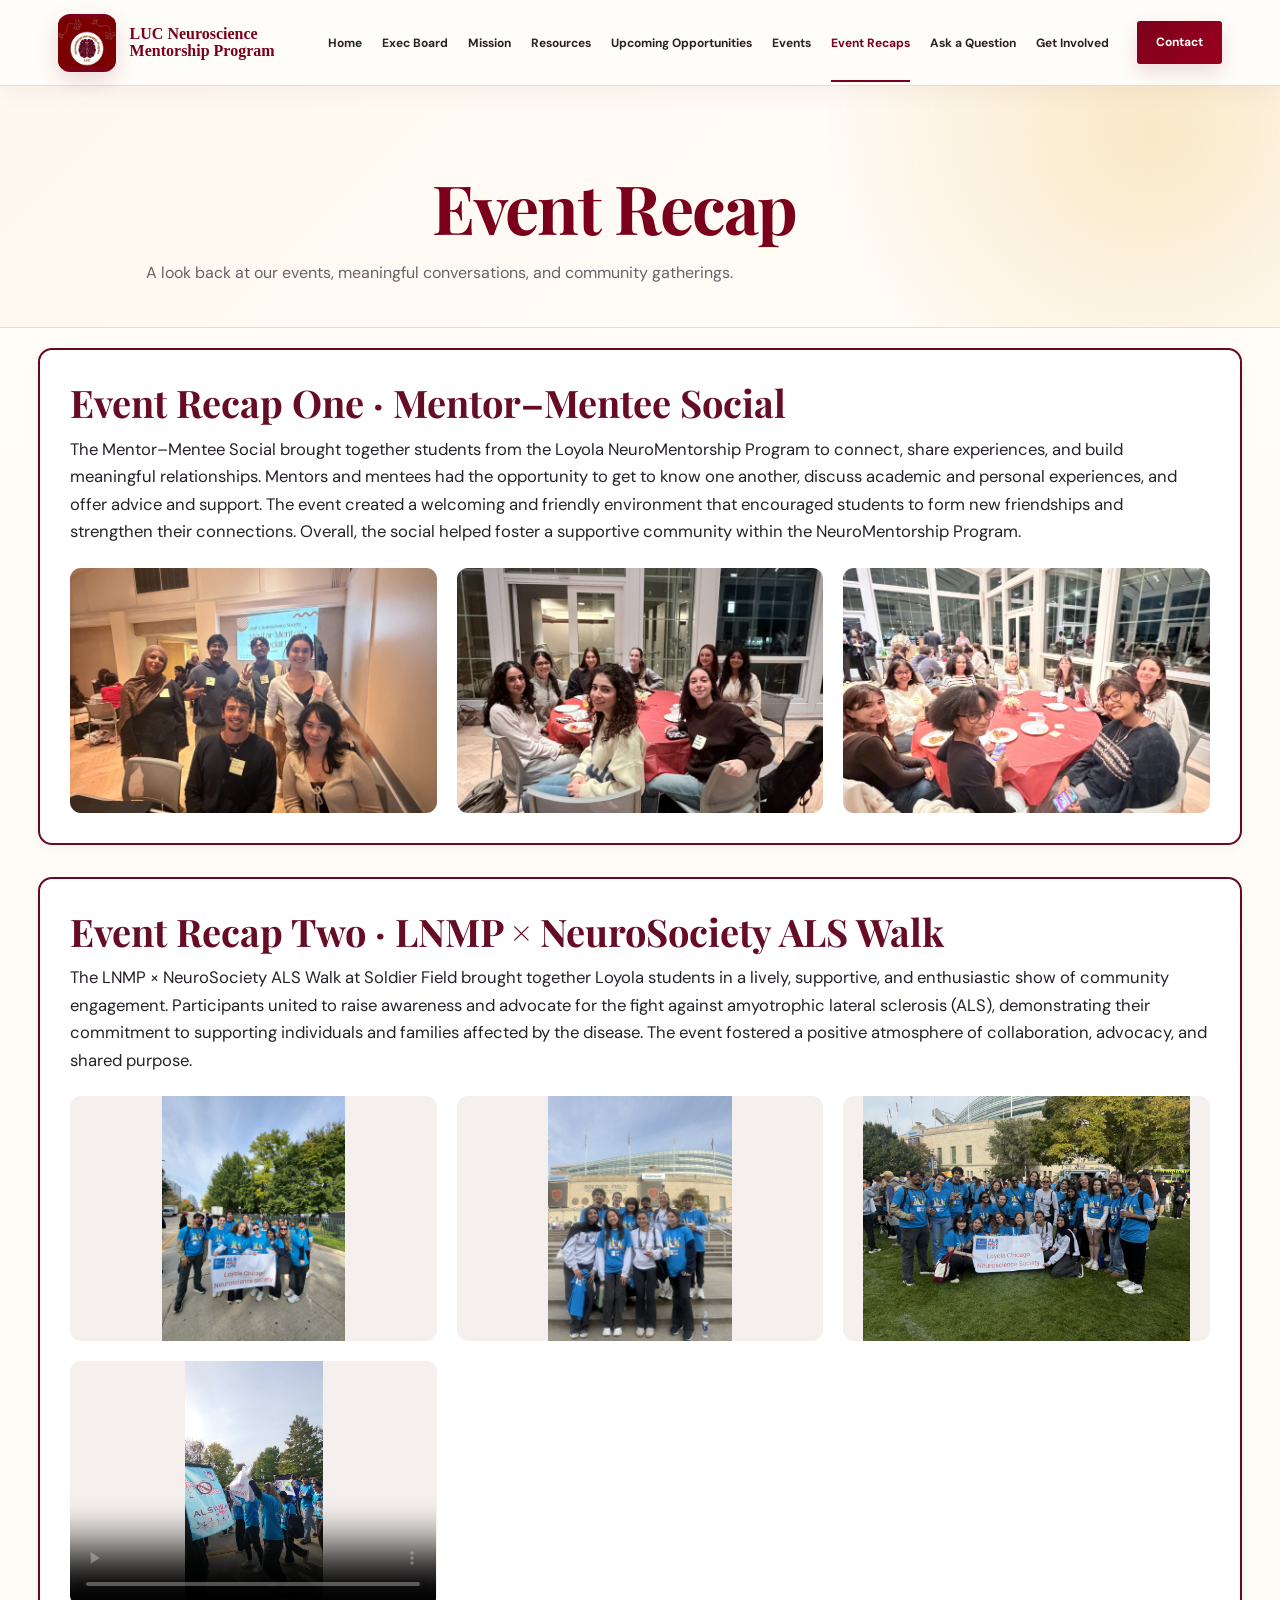
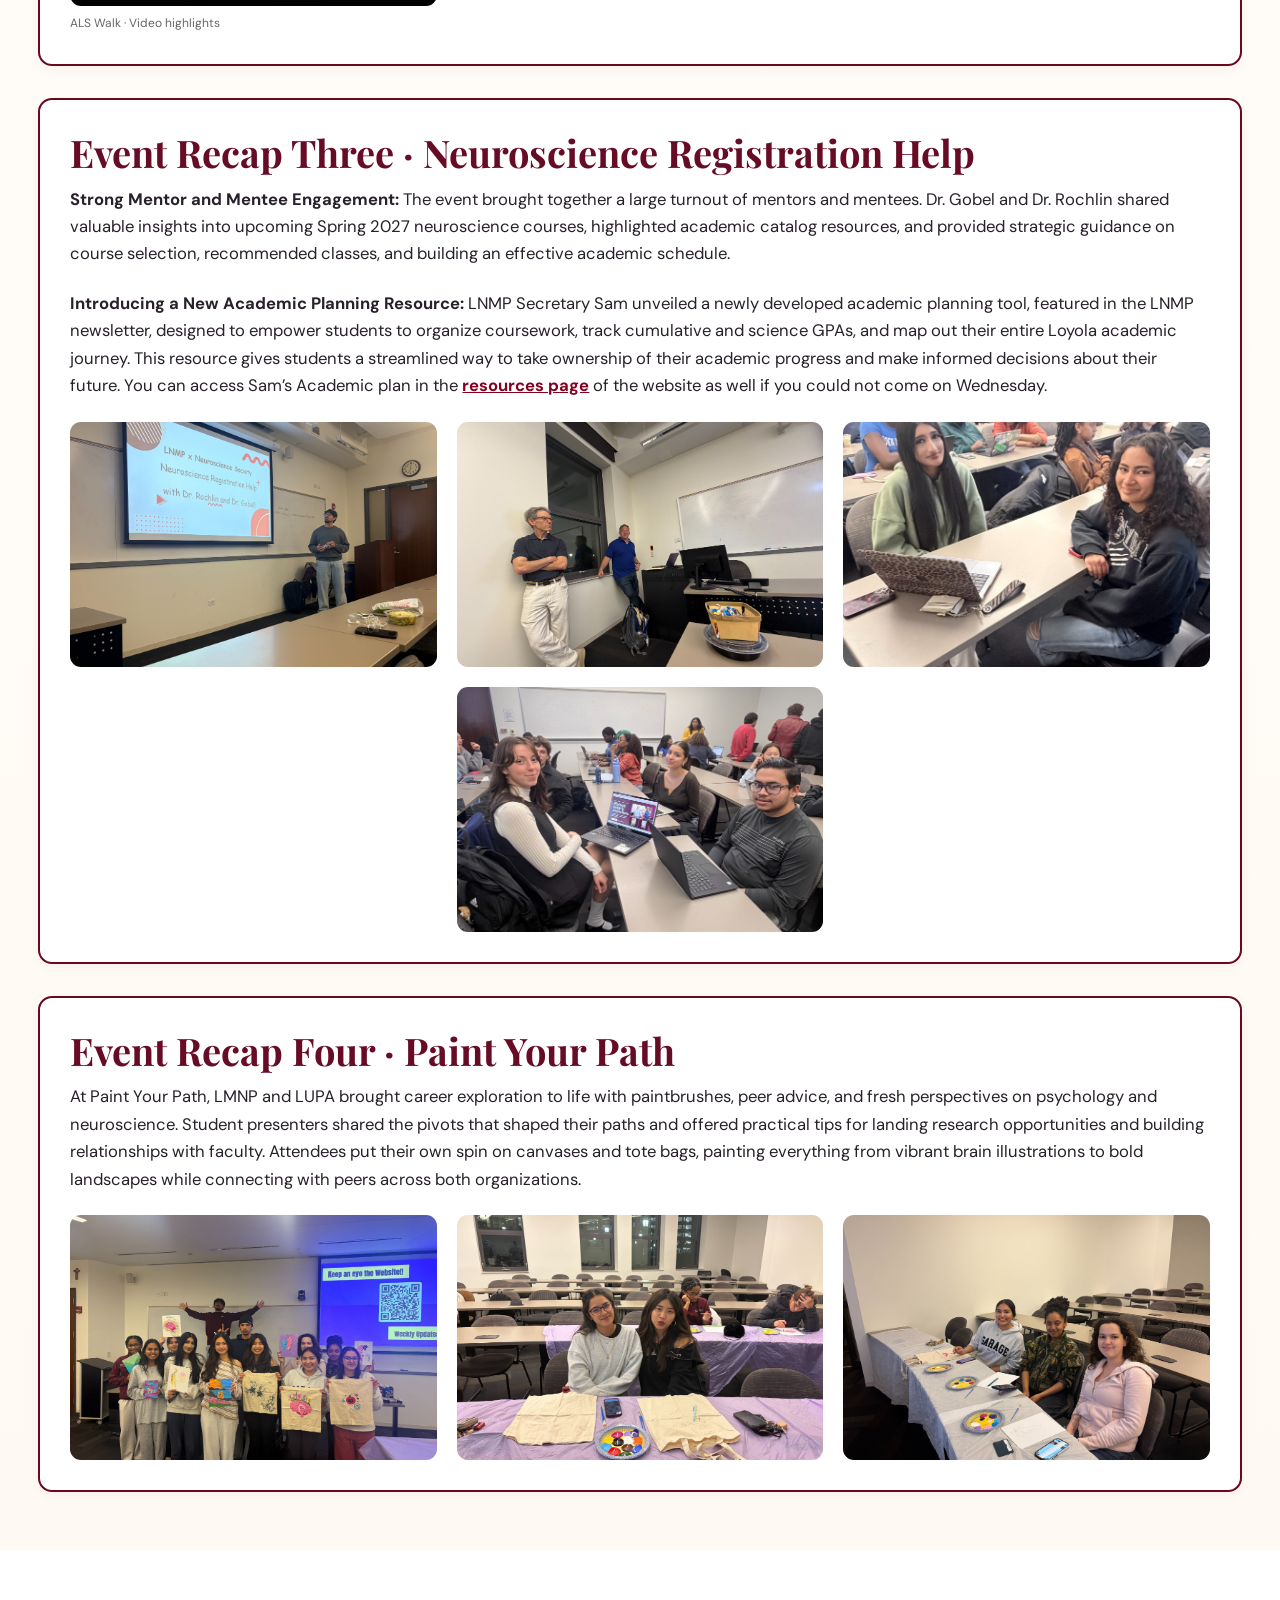
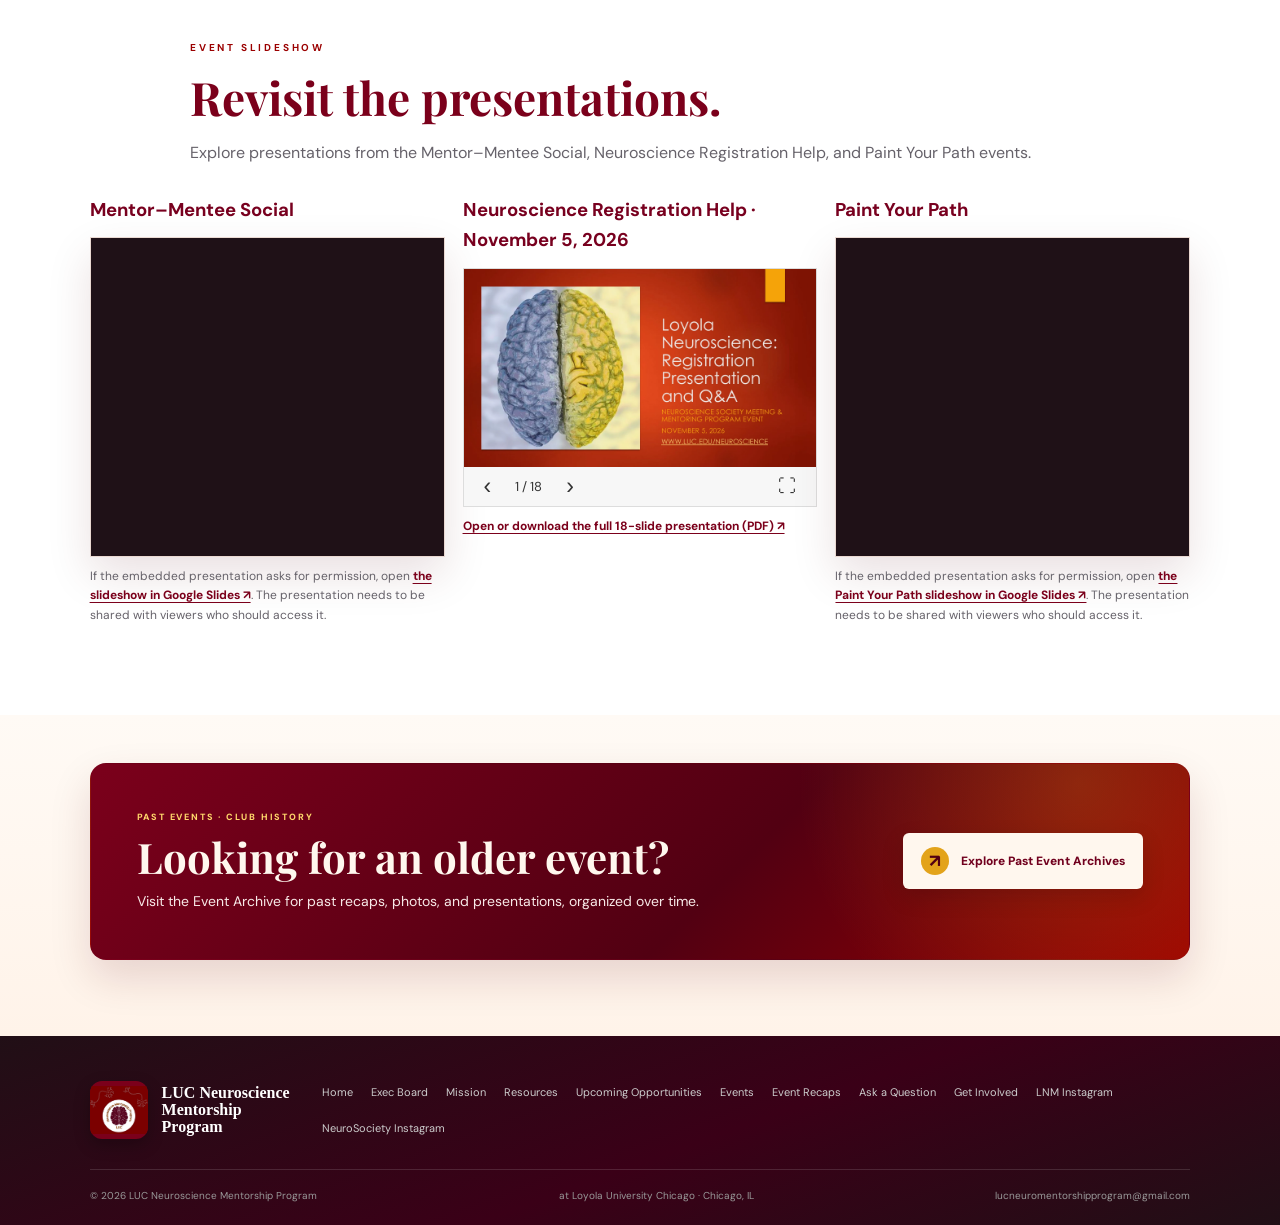
<file: event-recaps.html>
<!DOCTYPE html>

<html lang="en">
<head>
<meta charset="utf-8"/>
<meta content="width=device-width, initial-scale=1" name="viewport"/>
<meta content="Photos, stories, and slideshow highlights from LNMP and LUPA events, including the Mentor–Mentee Social, ALS Walk, Neuroscience Registration Help, and Paint Your Path." name="description"/>
<title>Event Recaps | LUC Neuroscience Mentorship</title>
<link href="styles.css" rel="stylesheet"/>
<link href="lnmp-logo.png" rel="icon" type="image/png"/>
</head>
<body>
<header class="site-header">
<a aria-label="LUC Neuroscience Mentorship Program home" class="wordmark" href="index.html">
<img alt="LUC Neuroscience Mentorship Program logo" class="brand-logo" src="lnmp-logo.png"/>
<span class="prog">LUC Neuroscience<br/>Mentorship Program</span>
</a>
<button aria-expanded="false" aria-label="Open navigation" class="menu">☰</button>
<nav class="nav">
<a href="index.html">Home</a><a href="board.html">Exec Board</a><a href="mission.html">Mission</a><a href="resources.html">Resources</a><a href="professional-development-resources.html">Upcoming Opportunities</a><a href="events.html">Events</a><a class="active" href="event-recaps.html">Event Recaps</a><a href="forum.html">Ask a Question</a><a href="apply.html">Get Involved</a>
</nav>
<a class="header-cta" href="mailto:lucneuromentorshipprogram@gmail.com">Contact</a>
</header>
<main>
<section class="page recap-title recap-preview-title">
<h1>Event Recap</h1>
<p>A look back at our events, meaningful conversations, and community gatherings.</p>
</section>
<section aria-label="Event photo highlights" class="recap-preview-sections">
<article aria-labelledby="recap-event-one" class="recap-preview-card">
<h2 id="recap-event-one">Event Recap One · Mentor–Mentee Social</h2>
<p class="recap-preview-description">The Mentor–Mentee Social brought together students from the Loyola NeuroMentorship Program to connect, share experiences, and build meaningful relationships. Mentors and mentees had the opportunity to get to know one another, discuss academic and personal experiences, and offer advice and support. The event created a welcoming and friendly environment that encouraged students to form new friendships and strengthen their connections. Overall, the social helped foster a supportive community within the NeuroMentorship Program.</p>
<div class="recap-preview-grid recap-preview-grid-main">
<figure><img alt="Mentors and mentees gather near the event presentation during the social." loading="lazy" src="event-1-mentor-mentee-social-01.jpg"/></figure>
<figure><img alt="Mentees connect and talk together around a table." loading="lazy" src="event-1-mentor-mentee-social-02.jpg"/></figure>
<figure><img alt="Students share conversation at another table during the social." loading="lazy" src="event-1-mentor-mentee-social-03.jpg"/></figure>
</div>
</article><article aria-labelledby="recap-event-two" class="recap-preview-card recap-event-two"><h2 id="recap-event-two">Event Recap Two · LNMP × NeuroSociety ALS Walk</h2><p class="recap-preview-description">The LNMP × NeuroSociety ALS Walk at Soldier Field brought together Loyola students in a lively, supportive, and enthusiastic show of community engagement. Participants united to raise awareness and advocate for the fight against amyotrophic lateral sclerosis (ALS), demonstrating their commitment to supporting individuals and families affected by the disease. The event fostered a positive atmosphere of collaboration, advocacy, and shared purpose.</p><div class="recap-preview-grid recap-preview-grid-main"><figure class="recap-als-photo"><a aria-label="View full photo: Loyola students at the ALS Walk for Life holding their Neuroscience Society banner." href="event-2-als-walk-01.jpg" rel="noopener" target="_blank"><img alt="Loyola students at the ALS Walk for Life holding their Neuroscience Society banner." loading="lazy" src="event-2-als-walk-01.jpg"/></a></figure><figure class="recap-als-photo"><a aria-label="View full photo: Loyola Neuroscience Society participants together outside Soldier Field." href="event-2-als-walk-02.jpg" rel="noopener" target="_blank"><img alt="Loyola Neuroscience Society participants together outside Soldier Field." loading="lazy" src="event-2-als-walk-02.jpg"/></a></figure><figure class="recap-als-photo"><a aria-label="View full photo: Large group of students at the ALS Walk gathering near Soldier Field." href="event-2-als-walk-03.jpg" rel="noopener" target="_blank"><img alt="Large group of students at the ALS Walk gathering near Soldier Field." loading="lazy" src="event-2-als-walk-03.jpg"/></a></figure></div><figure class="recap-video-below"><video aria-label="Video highlights from the ALS Walk at Soldier Field" controls="" playsinline="" poster="event-2-als-walk-video-poster.jpg" preload="metadata"><source src="event-2-als-walk-video.mp4" type="video/mp4"/>Your browser does not support HTML5 video.</video><figcaption>ALS Walk · Video highlights</figcaption></figure></article>
<article aria-labelledby="recap-event-three" class="recap-preview-card recap-event-three"><h2 id="recap-event-three">Event Recap Three · Neuroscience Registration Help</h2><p class="recap-preview-description"><strong>Strong Mentor and Mentee Engagement: </strong>The event brought together a large turnout of mentors and mentees. Dr. Gobel and Dr. Rochlin shared valuable insights into upcoming Spring 2027 neuroscience courses, highlighted academic catalog resources, and provided strategic guidance on course selection, recommended classes, and building an effective academic schedule.</p><p class="recap-preview-description"><strong>Introducing a New Academic Planning Resource: </strong>LNMP Secretary Sam unveiled a newly developed academic planning tool, featured in the LNMP newsletter, designed to empower students to organize coursework, track cumulative and science GPAs, and map out their entire Loyola academic journey. This resource gives students a streamlined way to take ownership of their academic progress and make informed decisions about their future. You can access Sam’s Academic plan in the <a href="resources.html">resources page</a> of the website as well if you could not come on Wednesday.</p><div class="recap-preview-grid recap-preview-grid-main recap-three-grid"><figure><a href="event-3-registration-presentation.jpg" rel="noopener" target="_blank"><img alt="Student presenting the Neuroscience Registration Help event" loading="lazy" src="event-3-registration-presentation.jpg"/></a></figure><figure><a href="event-3-faculty-discussion.jpg" rel="noopener" target="_blank"><img alt="Dr. Rochlin and Dr. Gobel at the event" loading="lazy" src="event-3-faculty-discussion.jpg"/></a></figure><figure><a href="event-3-student-engagement-1.jpg" rel="noopener" target="_blank"><img alt="Students engaging during the neuroscience registration event" loading="lazy" src="event-3-student-engagement-1.jpg"/></a></figure><figure class="recap-three-fourth-photo"><a href="event-3-student-engagement-2.jpg" rel="noopener" target="_blank"><img alt="Students participating in academic planning discussions" loading="lazy" src="event-3-student-engagement-2.jpg"/></a></figure></div></article>
<article aria-labelledby="recap-event-four" class="recap-preview-card recap-event-four">
<h2 id="recap-event-four">Event Recap Four · Paint Your Path</h2>
<p class="recap-preview-description">At Paint Your Path, LMNP and LUPA brought career exploration to life with paintbrushes, peer advice, and fresh perspectives on psychology and neuroscience. Student presenters shared the pivots that shaped their paths and offered practical tips for landing research opportunities and building relationships with faculty. Attendees put their own spin on canvases and tote bags, painting everything from vibrant brain illustrations to bold landscapes while connecting with peers across both organizations.</p>
<div class="recap-preview-grid recap-preview-grid-main recap-four-grid">
<figure><a aria-label="View full photo: LMNP and LUPA participants display their painted canvases and tote bags." href="event-4-paint-your-path-01.jpg" rel="noopener" target="_blank"><img alt="LMNP and LUPA participants display their painted canvases and tote bags at Paint Your Path." loading="lazy" src="event-4-paint-your-path-01.jpg"/></a></figure>
<figure><a aria-label="View full photo: Students paint tote bags and canvases during Paint Your Path." href="event-4-paint-your-path-02.jpg" rel="noopener" target="_blank"><img alt="Students paint tote bags and canvases during the Paint Your Path event." loading="lazy" src="event-4-paint-your-path-02.jpg"/></a></figure>
<figure><a aria-label="View full photo: Participants create artwork together at Paint Your Path." href="event-4-paint-your-path-03.jpg" rel="noopener" target="_blank"><img alt="Participants create artwork together at Paint Your Path." loading="lazy" src="event-4-paint-your-path-03.jpg"/></a></figure>
</div>
</article>
</section>
<section class="section recap-slideshow-section">
<div class="recap-slideshow-copy">
<p class="eyebrow">EVENT SLIDESHOW</p>
<h2>Revisit the presentations.</h2>
<p>Explore presentations from the Mentor–Mentee Social, Neuroscience Registration Help, and Paint Your Path events.</p>
</div>
<div class="recap-slide-pair recap-slide-pair-three"><div class="recap-slide-panel"><h3>Mentor–Mentee Social</h3><div class="recap-slideshow-frame">
<iframe allowfullscreen="" loading="lazy" src="https://docs.google.com/presentation/d/1yfVBYibnhe1aZIqPIjMbWqoZcJcvbpOn/embed?start=false&amp;loop=false&amp;delayms=3000" title="LMNP Event 1: Mentor-Mentee Social slideshow"></iframe>
</div><p class="recap-slideshow-fallback">If the embedded presentation asks for permission, open <a href="https://docs.google.com/presentation/d/1yfVBYibnhe1aZIqPIjMbWqoZcJcvbpOn/edit?usp=sharing&amp;ouid=113850750031974956450&amp;rtpof=true&amp;sd=true" rel="noopener" target="_blank">the slideshow in Google Slides ↗</a>. The presentation needs to be shared with viewers who should access it.</p></div><div class="recap-slide-panel"><h3>Neuroscience Registration Help · November 5, 2026</h3><div aria-label="Neuroscience registration slideshow" class="pdf-slide-viewer" role="region"><img alt="Neuroscience registration presentation slide 1 of 18" id="registration-slide-image" src="event-3-slide-01.webp"/><div class="pdf-slide-controls"><button aria-label="Previous slide" id="registration-prev" type="button">‹</button><span aria-live="polite" id="registration-counter">1 / 18</span><button aria-label="Next slide" id="registration-next" type="button">›</button><button aria-label="Fullscreen slideshow" id="registration-fullscreen" type="button">⛶</button></div></div><p class="recap-slideshow-fallback"><a href="loyola-neuroscience-registration-slides.pdf" rel="noopener" target="_blank">Open or download the full 18-slide presentation (PDF) ↗</a></p></div>
<div class="recap-slide-panel">
<h3>Paint Your Path</h3>
<div class="recap-slideshow-frame">
<iframe allowfullscreen="" loading="lazy" src="https://docs.google.com/presentation/d/1bvfYZkC9AcEGVJXzxFBghPxSTa1d9dHXHcp95PBzyLU/embed?start=false&amp;loop=false&amp;delayms=3000" title="LMNP and LUPA Paint Your Path slideshow"></iframe>
</div>
<p class="recap-slideshow-fallback">If the embedded presentation asks for permission, open <a href="https://docs.google.com/presentation/d/1bvfYZkC9AcEGVJXzxFBghPxSTa1d9dHXHcp95PBzyLU/edit?usp=sharing" rel="noopener" target="_blank">the Paint Your Path slideshow in Google Slides ↗</a>. The presentation needs to be shared with viewers who should access it.</p>
</div>
</div></div></section>
<section aria-labelledby="archive-promo-title" class="archive-promo-section">
<div class="archive-promo-card">
<div class="archive-promo-copy">
<p class="archive-kicker">PAST EVENTS · CLUB HISTORY</p>
<h2 id="archive-promo-title">Looking for an older event?</h2>
<p>Visit the Event Archive for past recaps, photos, and presentations, organized over time.</p>
</div>
<a class="archive-promo-link" href="event-archive.html">
<span aria-hidden="true" class="archive-icon">↗</span>
<span>Explore Past Event Archives</span>
</a>
</div>
</section>
</main>
<footer class="footer">
<div class="footer-top">
<a aria-label="LUC Neuroscience Mentorship Program home" class="wordmark" href="index.html"><img alt="LUC Neuroscience Mentorship Program logo" class="brand-logo" src="lnmp-logo.png"/><span class="prog">LUC Neuroscience<br/>Mentorship Program</span></a>
<div class="footer-links"><a href="index.html">Home</a><a href="board.html">Exec Board</a><a href="mission.html">Mission</a><a href="resources.html">Resources</a><a href="professional-development-resources.html">Upcoming Opportunities</a><a href="events.html">Events</a><a href="event-recaps.html">Event Recaps</a><a href="forum.html">Ask a Question</a><a href="apply.html">Get Involved</a><a href="https://www.instagram.com/lucneuromentorship/" rel="noopener" target="_blank">LNM Instagram</a><a href="https://www.instagram.com/neurosocietyluc/" rel="noopener" target="_blank">NeuroSociety Instagram</a></div>
</div>
<div class="footer-bottom"><span>© 2026 LUC Neuroscience Mentorship Program</span><span>at Loyola University Chicago · Chicago, IL</span><a href="mailto:lucneuromentorshipprogram@gmail.com">lucneuromentorshipprogram@gmail.com</a></div>
</footer>
<script src="script.js"></script>
<script>(function(){const img=document.getElementById('registration-slide-image');if(!img)return;let n=1;const total=18;const count=document.getElementById('registration-counter');const viewer=img.closest('.pdf-slide-viewer');function show(){img.src='event-3-slide-'+String(n).padStart(2,'0')+'.webp';img.alt='Neuroscience registration presentation slide '+n+' of '+total;count.textContent=n+' / '+total;}document.getElementById('registration-prev').addEventListener('click',()=>{n=Math.max(1,n-1);show()});document.getElementById('registration-next').addEventListener('click',()=>{n=Math.min(total,n+1);show()});document.getElementById('registration-fullscreen').addEventListener('click',()=>{if(document.fullscreenElement){document.exitFullscreen()}else if(viewer.requestFullscreen){viewer.requestFullscreen()}});viewer.setAttribute('tabindex','0');viewer.addEventListener('keydown',e=>{if(e.key==='ArrowLeft'){n=Math.max(1,n-1);show();e.preventDefault()}if(e.key==='ArrowRight'){n=Math.min(total,n+1);show();e.preventDefault()}});})();</script></body>
</html>
</file>
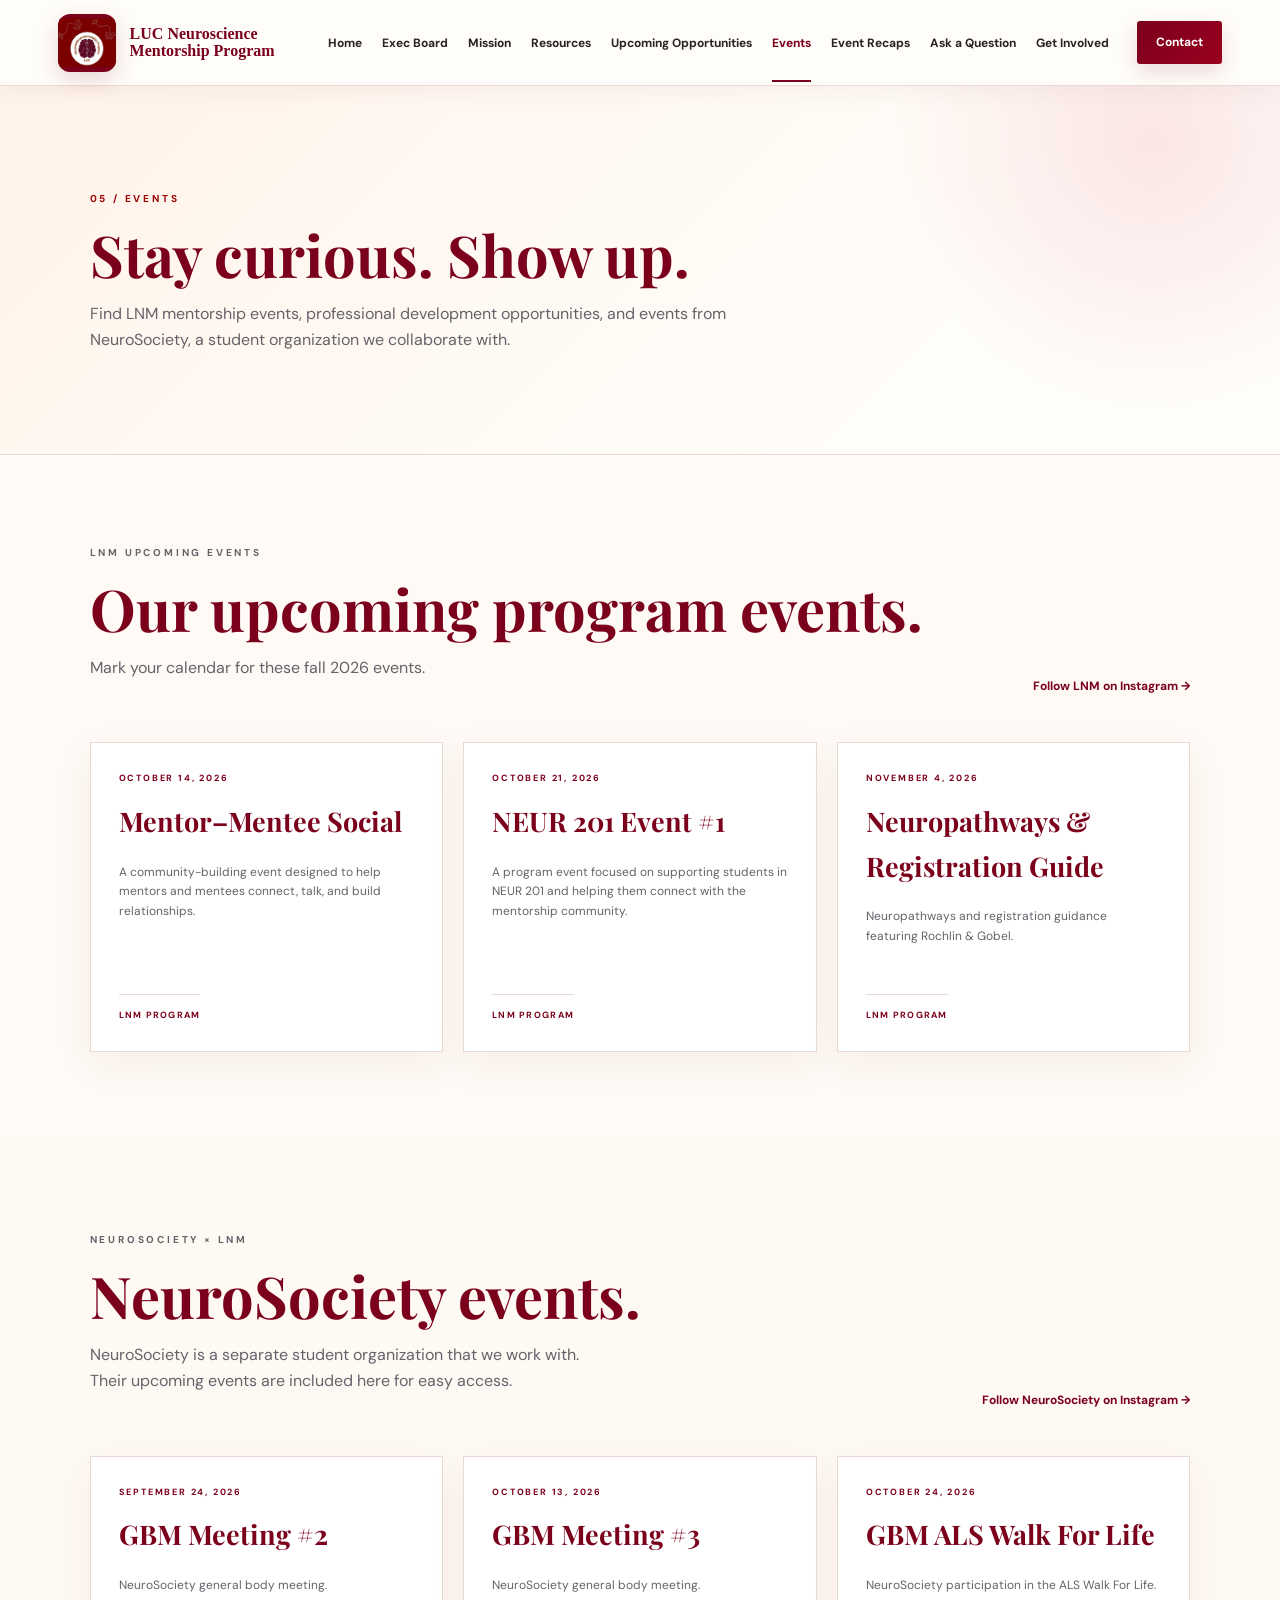
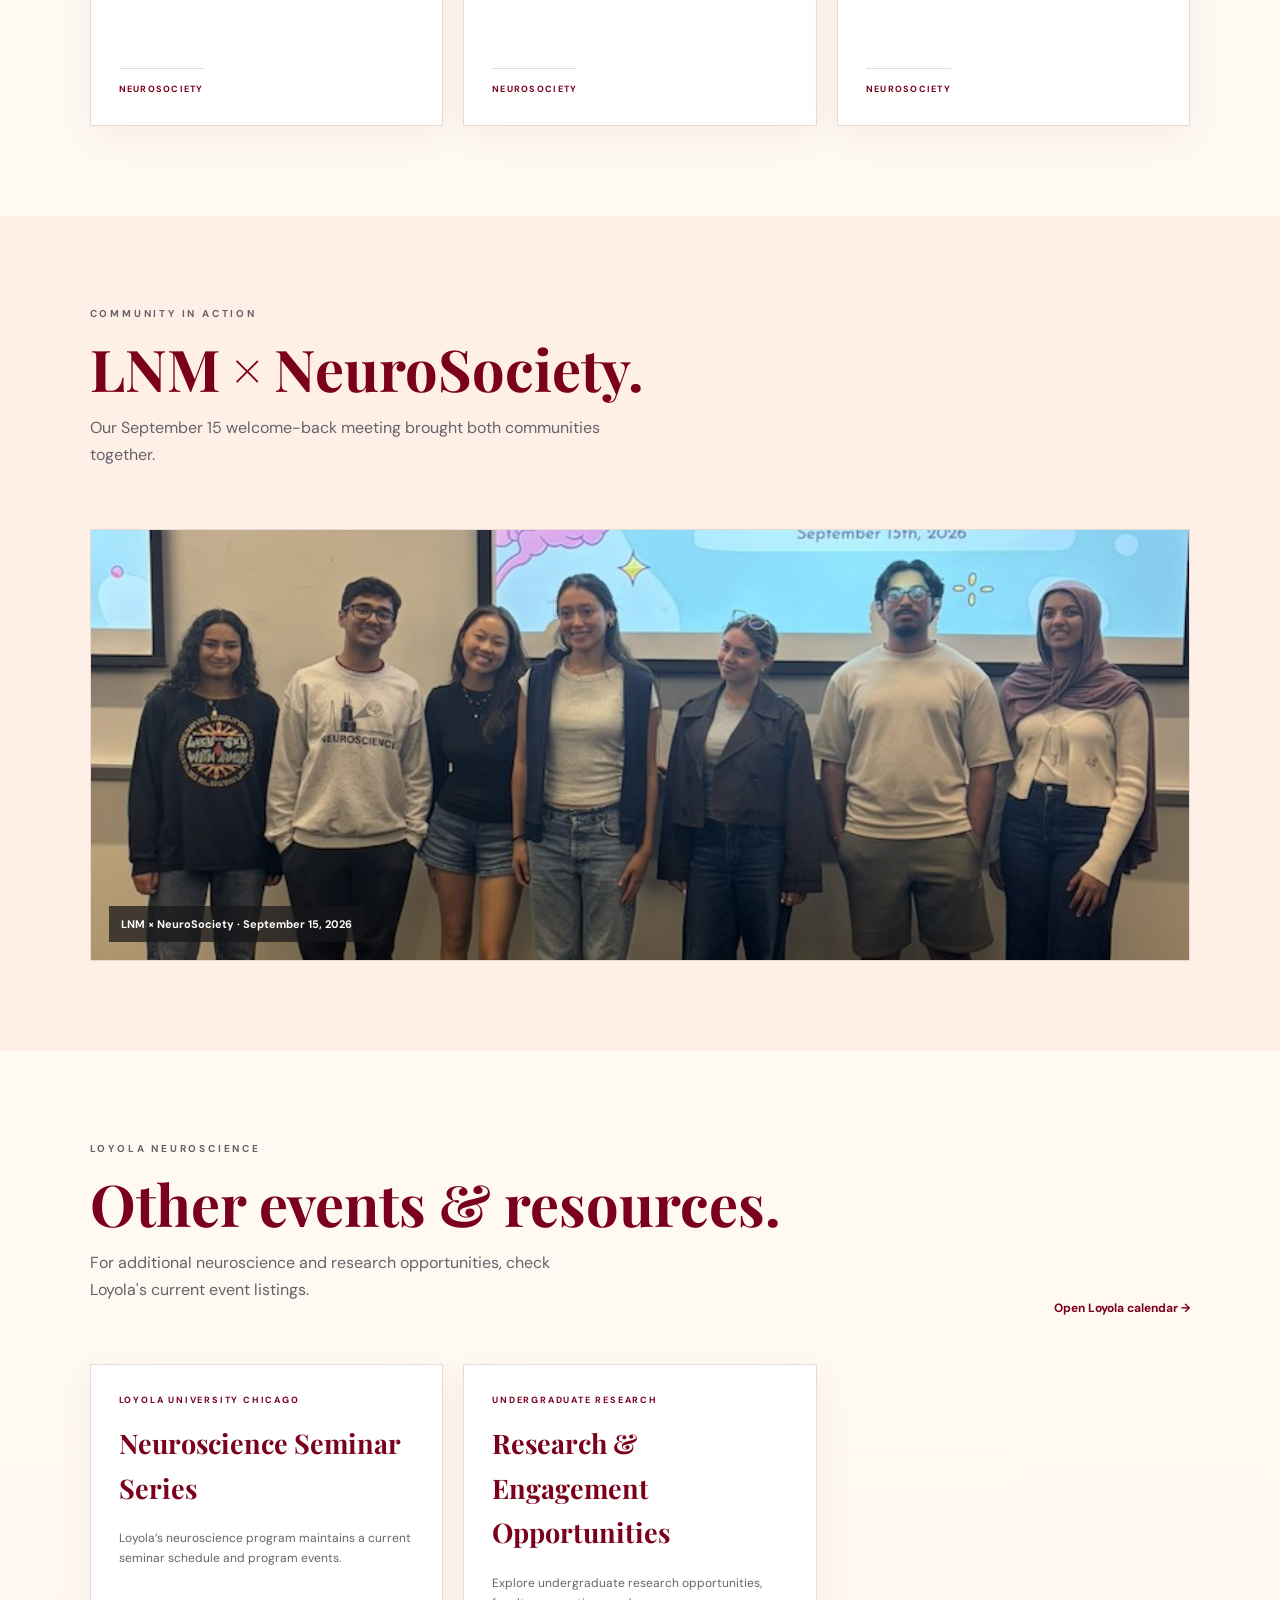
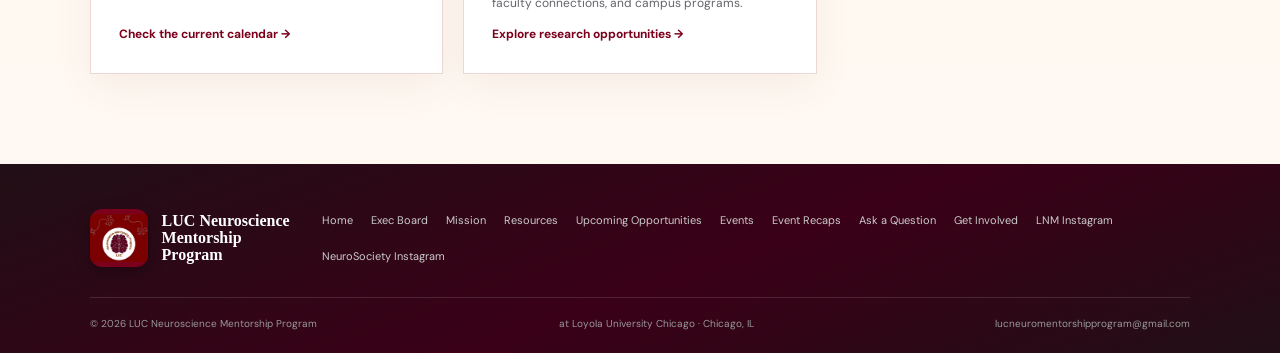
<file: events.html>
<!doctype html><html lang="en"><head><meta charset="utf-8"><meta name="viewport" content="width=device-width,initial-scale=1"><meta name="description" content="Upcoming LUC Neuroscience Mentorship and NeuroSociety events."><title>Events | LUC Neuroscience Mentorship</title><link rel="stylesheet" href="styles.css"><link rel="icon" href="lnmp-logo.png" type="image/png"></head><body>
<header class="site-header">
<a class="wordmark" href="index.html" aria-label="LUC Neuroscience Mentorship Program home">
<img class="brand-logo" src="lnmp-logo.png" alt="LUC Neuroscience Mentorship Program logo">
<span class="prog">LUC Neuroscience<br>Mentorship Program</span>
</a>
<button class="menu" aria-label="Open navigation" aria-expanded="false">☰</button>
<nav class="nav"><a class="" href="index.html">Home</a><a class="" href="board.html">Exec Board</a><a class="" href="mission.html">Mission</a><a class="" href="resources.html">Resources</a><a class="" href="professional-development-resources.html">Upcoming Opportunities</a><a class="active" href="events.html">Events</a><a class="" href="event-recaps.html">Event Recaps</a><a class="" href="forum.html">Ask a Question</a><a class="" href="apply.html">Get Involved</a></nav>
<a class="header-cta" href="mailto:lucneuromentorshipprogram@gmail.com">Contact</a>
</header>
<main>
<section class="page"><p class="eyebrow">05 / EVENTS</p><h1>Stay curious. Show up.</h1><p>Find LNM mentorship events, professional development opportunities, and events from NeuroSociety, a student organization we collaborate with.</p></section>
<section class="section"><div class="head"><div><p class="eyebrow">LNM UPCOMING EVENTS</p><h2>Our upcoming program events.</h2><p>Mark your calendar for these fall 2026 events.</p></div><a class="link" href="https://www.instagram.com/lucneuromentorship/" target="_blank" rel="noopener">Follow LNM on Instagram →</a></div>
<div class="events">
<article class="event event-upcoming"><span class="date">OCTOBER 14, 2026</span><h3>Mentor–Mentee Social</h3><p>A community-building event designed to help mentors and mentees connect, talk, and build relationships.</p><span class="event-label">LNM PROGRAM</span></article>
<article class="event event-upcoming"><span class="date">OCTOBER 21, 2026</span><h3>NEUR 201 Event #1</h3><p>A program event focused on supporting students in NEUR 201 and helping them connect with the mentorship community.</p><span class="event-label">LNM PROGRAM</span></article>
<article class="event event-upcoming"><span class="date">NOVEMBER 4, 2026</span><h3>Neuropathways &amp; Registration Guide</h3><p>Neuropathways and registration guidance featuring Rochlin &amp; Gobel.</p><span class="event-label">LNM PROGRAM</span></article>
</div></section>
<section class="section partner-events"><div class="head"><div><p class="eyebrow">NEUROSOCIETY × LNM</p><h2>NeuroSociety events.</h2><p>NeuroSociety is a separate student organization that we work with. Their upcoming events are included here for easy access.</p></div><a class="link" href="https://www.instagram.com/neurosocietyluc/" target="_blank" rel="noopener">Follow NeuroSociety on Instagram →</a></div>
<div class="events">
<article class="event"><span class="date">SEPTEMBER 24, 2026</span><h3>GBM Meeting #2</h3><p>NeuroSociety general body meeting.</p><span class="event-label">NEUROSOCIETY</span></article>
<article class="event"><span class="date">OCTOBER 13, 2026</span><h3>GBM Meeting #3</h3><p>NeuroSociety general body meeting.</p><span class="event-label">NEUROSOCIETY</span></article>
<article class="event"><span class="date">OCTOBER 24, 2026</span><h3>GBM ALS Walk For Life</h3><p>NeuroSociety participation in the ALS Walk For Life.</p><span class="event-label">NEUROSOCIETY</span></article>
</div></section>
<section class="section" style="background:var(--c)"><div class="head"><div><p class="eyebrow">COMMUNITY IN ACTION</p><h2>LNM × NeuroSociety.</h2><p>Our September 15 welcome-back meeting brought both communities together.</p></div></div><figure class="community-feature community-feature-small"><img src="community-group-2026.jpg" alt="LNM and NeuroSociety students together at a September 2026 meeting"><figcaption>LNM × NeuroSociety · September 15, 2026</figcaption></figure></section>
<section class="section"><div class="head"><div><p class="eyebrow">LOYOLA NEUROSCIENCE</p><h2>Other events &amp; resources.</h2><p>For additional neuroscience and research opportunities, check Loyola's current event listings.</p></div><a class="link" href="https://events.luc.edu/" target="_blank" rel="noopener">Open Loyola calendar →</a></div><div class="events">
<article class="event"><span class="date">LOYOLA UNIVERSITY CHICAGO</span><h3>Neuroscience Seminar Series</h3><p>Loyola’s neuroscience program maintains a current seminar schedule and program events.</p><a class="link" href="https://events.luc.edu/events-on-campus" target="_blank" rel="noopener">Check the current calendar →</a></article>
<article class="event"><span class="date">UNDERGRADUATE RESEARCH</span><h3>Research &amp; Engagement Opportunities</h3><p>Explore undergraduate research opportunities, faculty connections, and campus programs.</p><a class="link" href="https://www.luc.edu/celts/programs/undergraduateresearch/forstudents/" target="_blank" rel="noopener">Explore research opportunities →</a></article>
</div></section>
</main><footer class="footer">
<div class="footer-top"><a class="wordmark" href="index.html" aria-label="LUC Neuroscience Mentorship Program home">
<img class="brand-logo" src="lnmp-logo.png" alt="LUC Neuroscience Mentorship Program logo">
<span class="prog">LUC Neuroscience<br>Mentorship Program</span>
</a>
<div class="footer-links">
<a href="index.html">Home</a><a href="board.html">Exec Board</a><a href="mission.html">Mission</a><a href="resources.html">Resources</a><a class="" href="professional-development-resources.html">Upcoming Opportunities</a><a href="events.html">Events</a><a href="event-recaps.html">Event Recaps</a><a href="forum.html">Ask a Question</a><a href="apply.html">Get Involved</a><a href="https://www.instagram.com/lucneuromentorship/" target="_blank" rel="noopener">LNM Instagram</a><a href="https://www.instagram.com/neurosocietyluc/" target="_blank" rel="noopener">NeuroSociety Instagram</a>
</div></div>
<div class="footer-bottom"><span>© 2026 LUC Neuroscience Mentorship Program</span><span>at Loyola University Chicago · Chicago, IL</span><a href="mailto:lucneuromentorshipprogram@gmail.com">lucneuromentorshipprogram@gmail.com</a></div>

</footer><script src="script.js"></script></body></html>
</file>
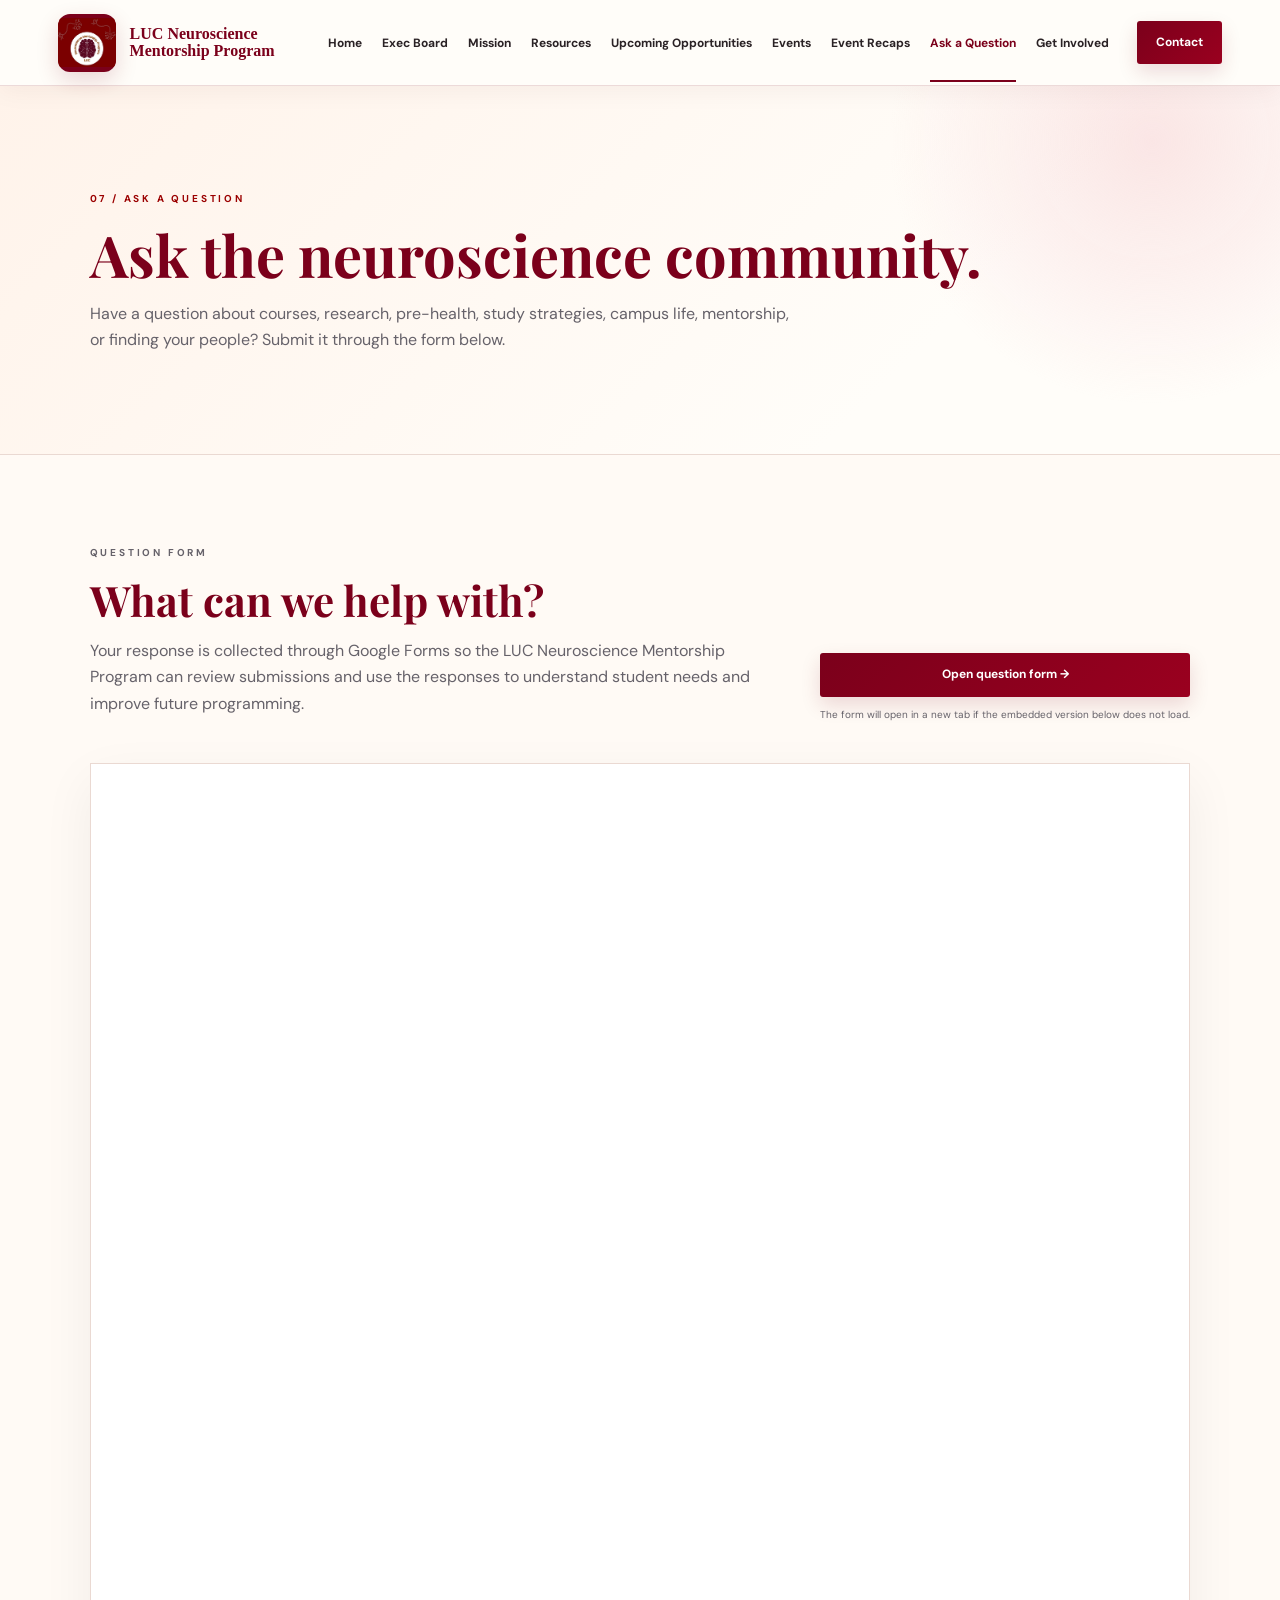
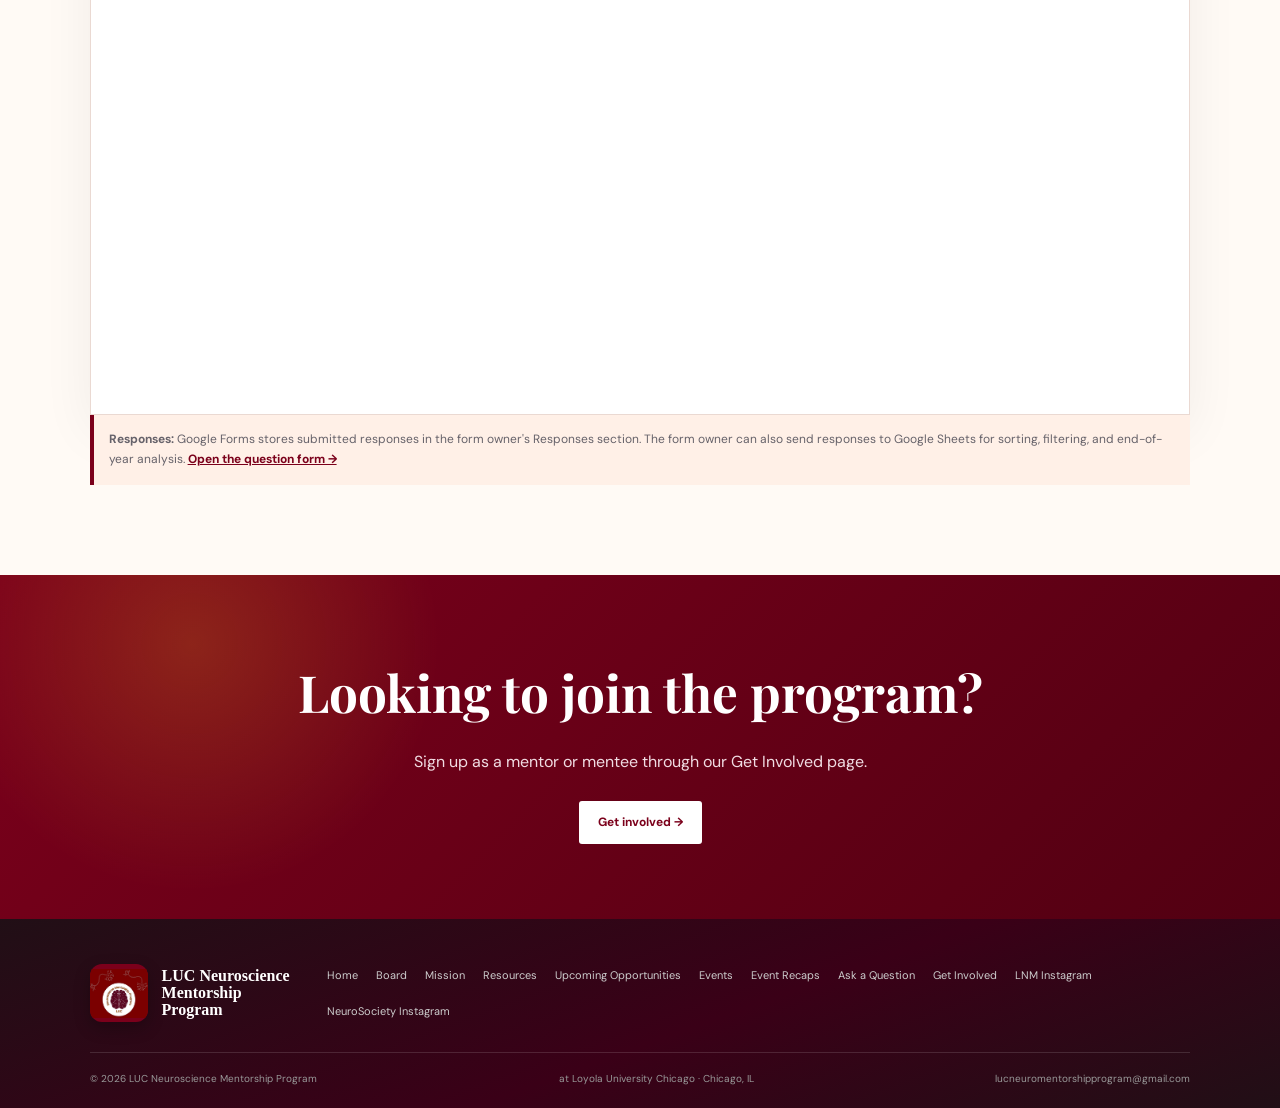
<file: forum.html>
<!doctype html><html lang="en"><head><meta charset="utf-8"><meta name="viewport" content="width=device-width,initial-scale=1"><meta name="description" content="Ask a question through the LUC Neuroscience Mentorship Program question form."><title>Ask a Question · LUC Neuroscience Mentorship</title><link rel="stylesheet" href="styles.css"><link rel="icon" href="lnmp-logo.png" type="image/png"></head><body>
<header class="site-header">
<a class="wordmark" href="index.html" aria-label="LUC Neuroscience Mentorship Program home">
<img class="brand-logo" src="lnmp-logo.png" alt="LUC Neuroscience Mentorship Program logo">
<span class="prog">LUC Neuroscience<br>Mentorship Program</span>
</a>
<button class="menu" aria-label="Open navigation" aria-expanded="false">☰</button>
<nav class="nav"><a class="" href="index.html">Home</a><a class="" href="board.html">Exec Board</a><a class="" href="mission.html">Mission</a><a class="" href="resources.html">Resources</a><a class="" href="professional-development-resources.html">Upcoming Opportunities</a><a class="" href="events.html">Events</a><a class="" href="event-recaps.html">Event Recaps</a><a class="active" href="forum.html">Ask a Question</a><a class="" href="apply.html">Get Involved</a></nav>
<a class="header-cta" href="mailto:lucneuromentorshipprogram@gmail.com">Contact</a>
</header>
<main>
<section class="page"><p class="eyebrow">07 / ASK A QUESTION</p><h1>Ask the neuroscience community.</h1><p>Have a question about courses, research, pre-health, study strategies, campus life, mentorship, or finding your people? Submit it through the form below.</p></section>
<section class="section"><div class="signup-intro"><div><p class="eyebrow">QUESTION FORM</p><h2>What can we help with?</h2><p>Your response is collected through Google Forms so the LUC Neuroscience Mentorship Program can review submissions and use the responses to understand student needs and improve future programming.</p></div><div class="signup-actions"><a class="button primary" href="https://docs.google.com/forms/d/e/1FAIpQLSdezNJcMMeV0dFuxKjj8_YAkdCx-zAAwj97TsVBo22tGWLl3A/viewform" target="_blank" rel="noopener">Open question form →</a><p class="small">The form will open in a new tab if the embedded version below does not load.</p></div></div>
<div class="google-form-wrap" aria-label="LUC Neuroscience Mentorship question form"><iframe class="google-form-frame" src="https://docs.google.com/forms/d/e/1FAIpQLSdezNJcMMeV0dFuxKjj8_YAkdCx-zAAwj97TsVBo22tGWLl3A/viewform?embedded=true" title="LUC Neuroscience Mentorship question form" loading="lazy"></iframe></div>
<div class="notice"><b>Responses:</b> Google Forms stores submitted responses in the form owner's Responses section. The form owner can also send responses to Google Sheets for sorting, filtering, and end-of-year analysis. <a href="https://docs.google.com/forms/d/e/1FAIpQLSdezNJcMMeV0dFuxKjj8_YAkdCx-zAAwj97TsVBo22tGWLl3A/viewform" target="_blank" rel="noopener">Open the question form →</a></div>
</section>
<section class="cta"><h2>Looking to join the program?</h2><p>Sign up as a mentor or mentee through our Get Involved page.</p><a class="button light" href="apply.html">Get involved →</a></section>
</main>
<footer class="footer"><div class="footer-top"><a class="wordmark" href="index.html" aria-label="LUC Neuroscience Mentorship Program home">
<img class="brand-logo" src="lnmp-logo.png" alt="LUC Neuroscience Mentorship Program logo">
<span class="prog">LUC Neuroscience<br>Mentorship Program</span>
</a><div class="footer-links"><a href="index.html">Home</a><a href="board.html">Board</a><a href="mission.html">Mission</a><a href="resources.html">Resources</a><a class="" href="professional-development-resources.html">Upcoming Opportunities</a><a href="events.html">Events</a><a href="event-recaps.html">Event Recaps</a><a href="forum.html">Ask a Question</a><a href="apply.html">Get Involved</a><a href="https://www.instagram.com/lucneuromentorship/" target="_blank" rel="noopener">LNM Instagram</a><a href="https://www.instagram.com/neurosocietyluc/" target="_blank" rel="noopener">NeuroSociety Instagram</a></div></div><div class="footer-bottom"><span>© 2026 LUC Neuroscience Mentorship Program</span><span>at Loyola University Chicago · Chicago, IL</span><a href="mailto:lucneuromentorshipprogram@gmail.com">lucneuromentorshipprogram@gmail.com</a></div></footer>
<script src="script.js"></script></body></html>
</file>
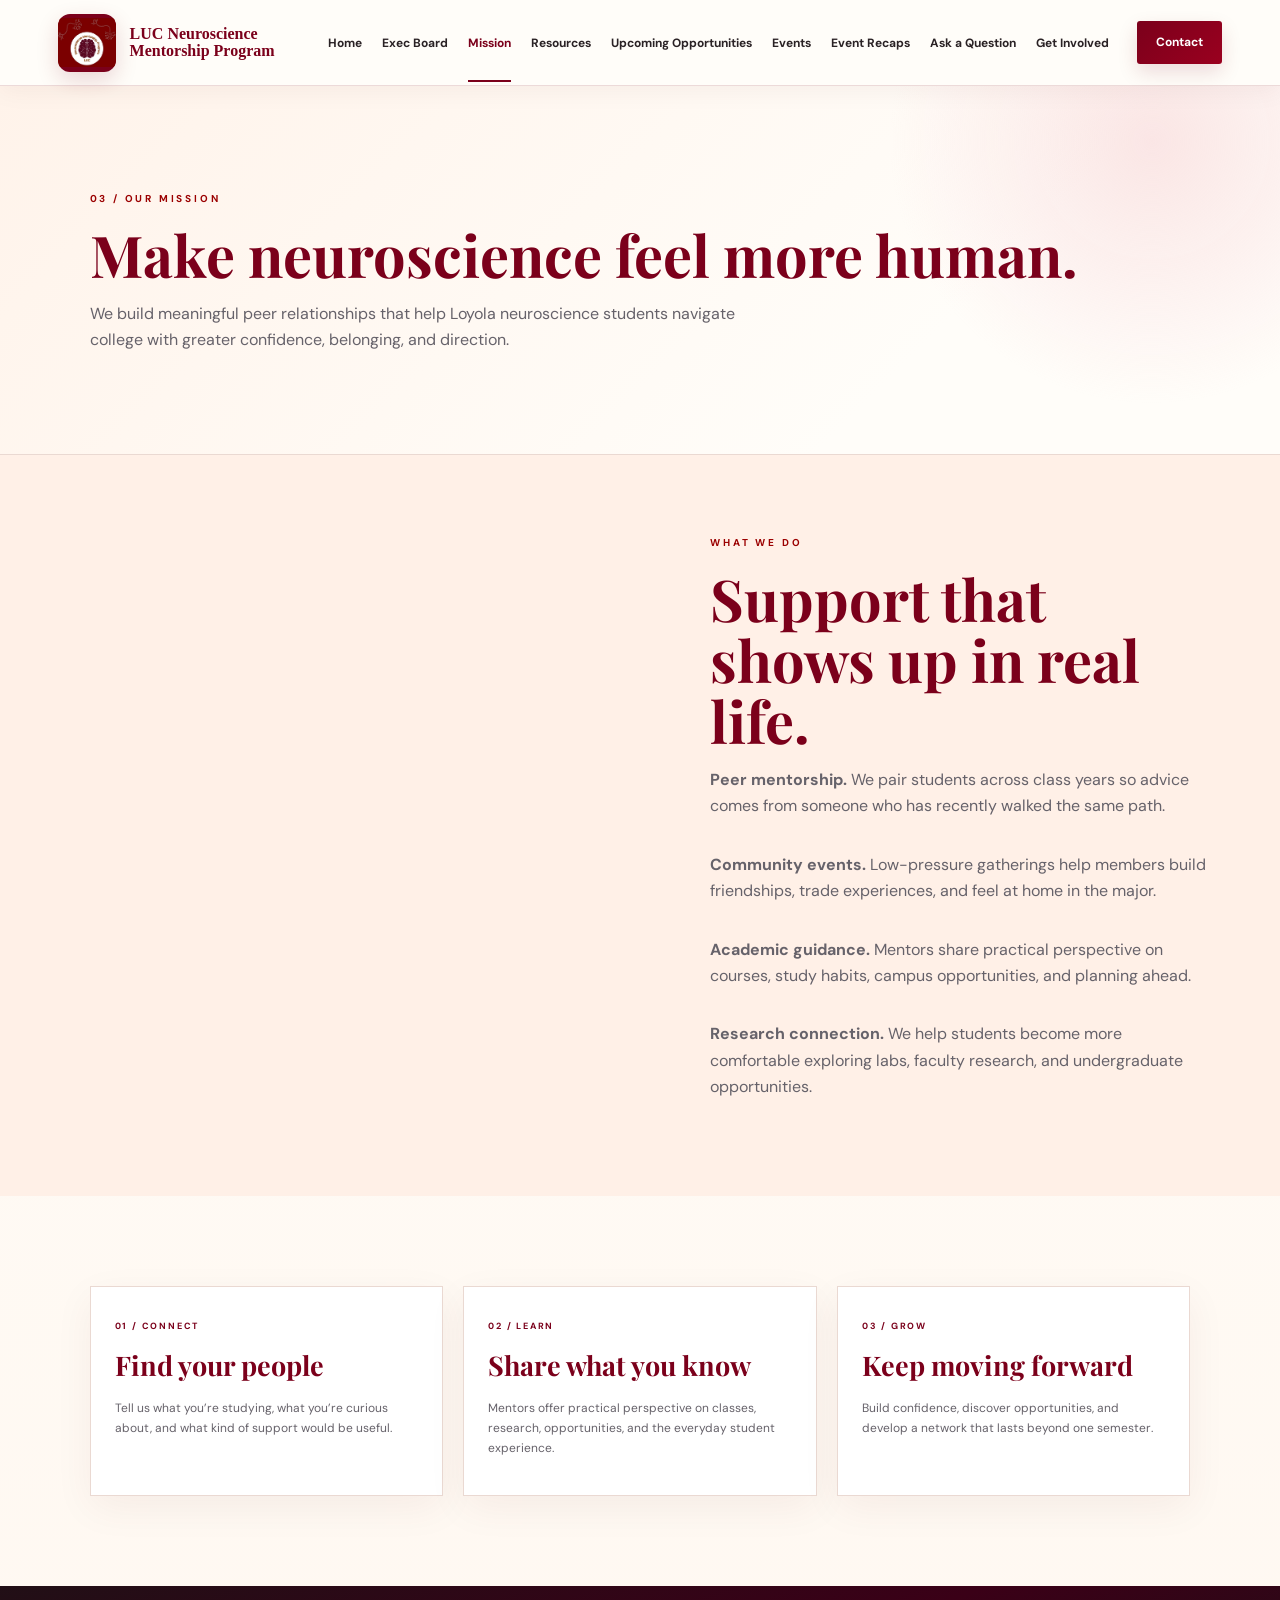
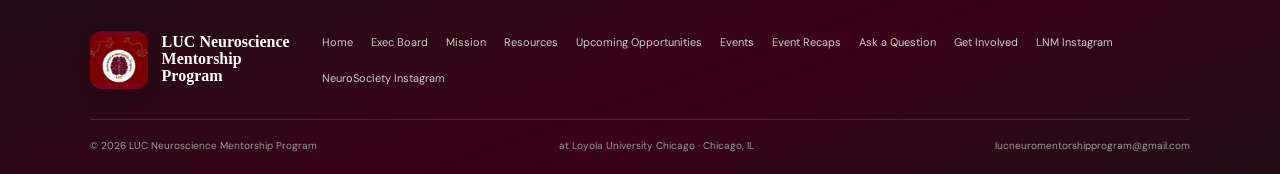
<file: mission.html>
<!doctype html><html lang="en"><head><meta charset="utf-8"><meta name="viewport" content="width=device-width,initial-scale=1"><meta name="description" content="LUC Neuroscience Mentorship Program at Loyola University Chicago."><title>Mission | LUC Neuroscience Mentorship</title><link rel="stylesheet" href="styles.css"><link rel="icon" href="lnmp-logo.png" type="image/png"></head><body><header class="site-header">
<a class="wordmark" href="index.html" aria-label="LUC Neuroscience Mentorship Program home">
<img class="brand-logo" src="lnmp-logo.png" alt="LUC Neuroscience Mentorship Program logo">
<span class="prog">LUC Neuroscience<br>Mentorship Program</span>
</a>
<button class="menu" aria-label="Open navigation" aria-expanded="false">☰</button>
<nav class="nav"><a class="" href="index.html">Home</a><a class="" href="board.html">Exec Board</a><a class="active" href="mission.html">Mission</a><a class="" href="resources.html">Resources</a><a class="" href="professional-development-resources.html">Upcoming Opportunities</a><a class="" href="events.html">Events</a><a class="" href="event-recaps.html">Event Recaps</a><a class="" href="forum.html">Ask a Question</a><a class="" href="apply.html">Get Involved</a></nav>
<a class="header-cta" href="mailto:lucneuromentorshipprogram@gmail.com">Contact</a>
</header><main><section class="page"><p class="eyebrow">03 / OUR MISSION</p><h1>Make neuroscience feel more human.</h1><p>We build meaningful peer relationships that help Loyola neuroscience students navigate college with greater confidence, belonging, and direction.</p></section><section class="split"><div class="split-img" style="background-image:url('https://lucneuromentorship.devbodalia.chatgpt.site/images/event-booth-duo.jpg')"></div><div class="split-copy"><p class="eyebrow">WHAT WE DO</p><h2>Support that shows up in real life.</h2><p><b>Peer mentorship.</b> We pair students across class years so advice comes from someone who has recently walked the same path.</p><p><b>Community events.</b> Low-pressure gatherings help members build friendships, trade experiences, and feel at home in the major.</p><p><b>Academic guidance.</b> Mentors share practical perspective on courses, study habits, campus opportunities, and planning ahead.</p><p><b>Research connection.</b> We help students become more comfortable exploring labs, faculty research, and undergraduate opportunities.</p></div></section><section class="section"><div class="cards"><article class="card"><div class="body"><span class="tag">01 / CONNECT</span><h3>Find your people</h3><p>Tell us what you’re studying, what you’re curious about, and what kind of support would be useful.</p></div></article><article class="card"><div class="body"><span class="tag">02 / LEARN</span><h3>Share what you know</h3><p>Mentors offer practical perspective on classes, research, opportunities, and the everyday student experience.</p></div></article><article class="card"><div class="body"><span class="tag">03 / GROW</span><h3>Keep moving forward</h3><p>Build confidence, discover opportunities, and develop a network that lasts beyond one semester.</p></div></article></div></section></main><footer class="footer"><div class="footer-top"><a class="wordmark" href="index.html" aria-label="LUC Neuroscience Mentorship Program home">
<img class="brand-logo" src="lnmp-logo.png" alt="LUC Neuroscience Mentorship Program logo">
<span class="prog">LUC Neuroscience<br>Mentorship Program</span>
</a><div class="footer-links"><a href="index.html">Home</a><a href="board.html">Exec Board</a><a href="mission.html">Mission</a><a href="resources.html">Resources</a><a class="" href="professional-development-resources.html">Upcoming Opportunities</a><a href="events.html">Events</a><a href="event-recaps.html">Event Recaps</a><a href="forum.html">Ask a Question</a><a href="apply.html">Get Involved</a><a href="https://www.instagram.com/lucneuromentorship/" target="_blank" rel="noopener">LNM Instagram</a><a href="https://www.instagram.com/neurosocietyluc/" target="_blank" rel="noopener">NeuroSociety Instagram</a></div></div><div class="footer-bottom"><span>© 2026 LUC Neuroscience Mentorship Program</span><span>at Loyola University Chicago · Chicago, IL</span><a href="mailto:lucneuromentorshipprogram@gmail.com">lucneuromentorshipprogram@gmail.com</a></div></footer><script src="script.js"></script></body></html>
</file>
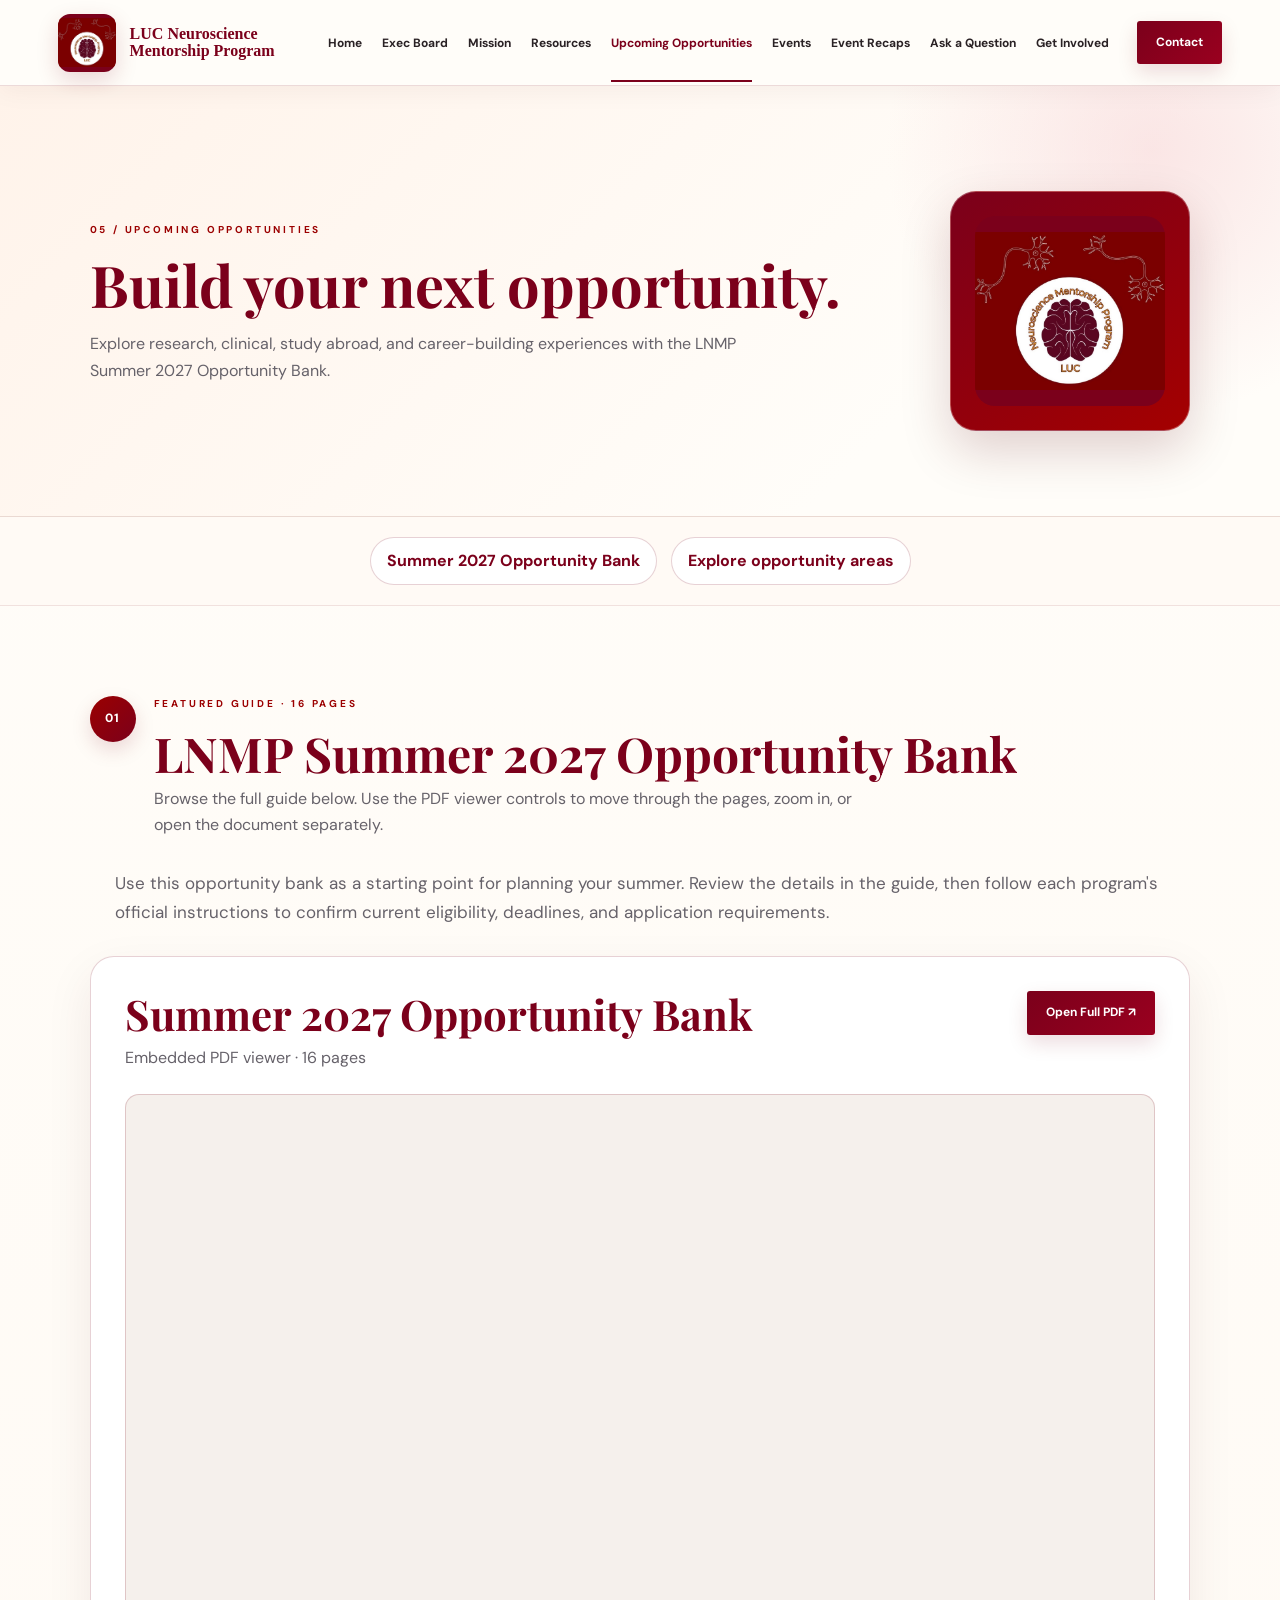
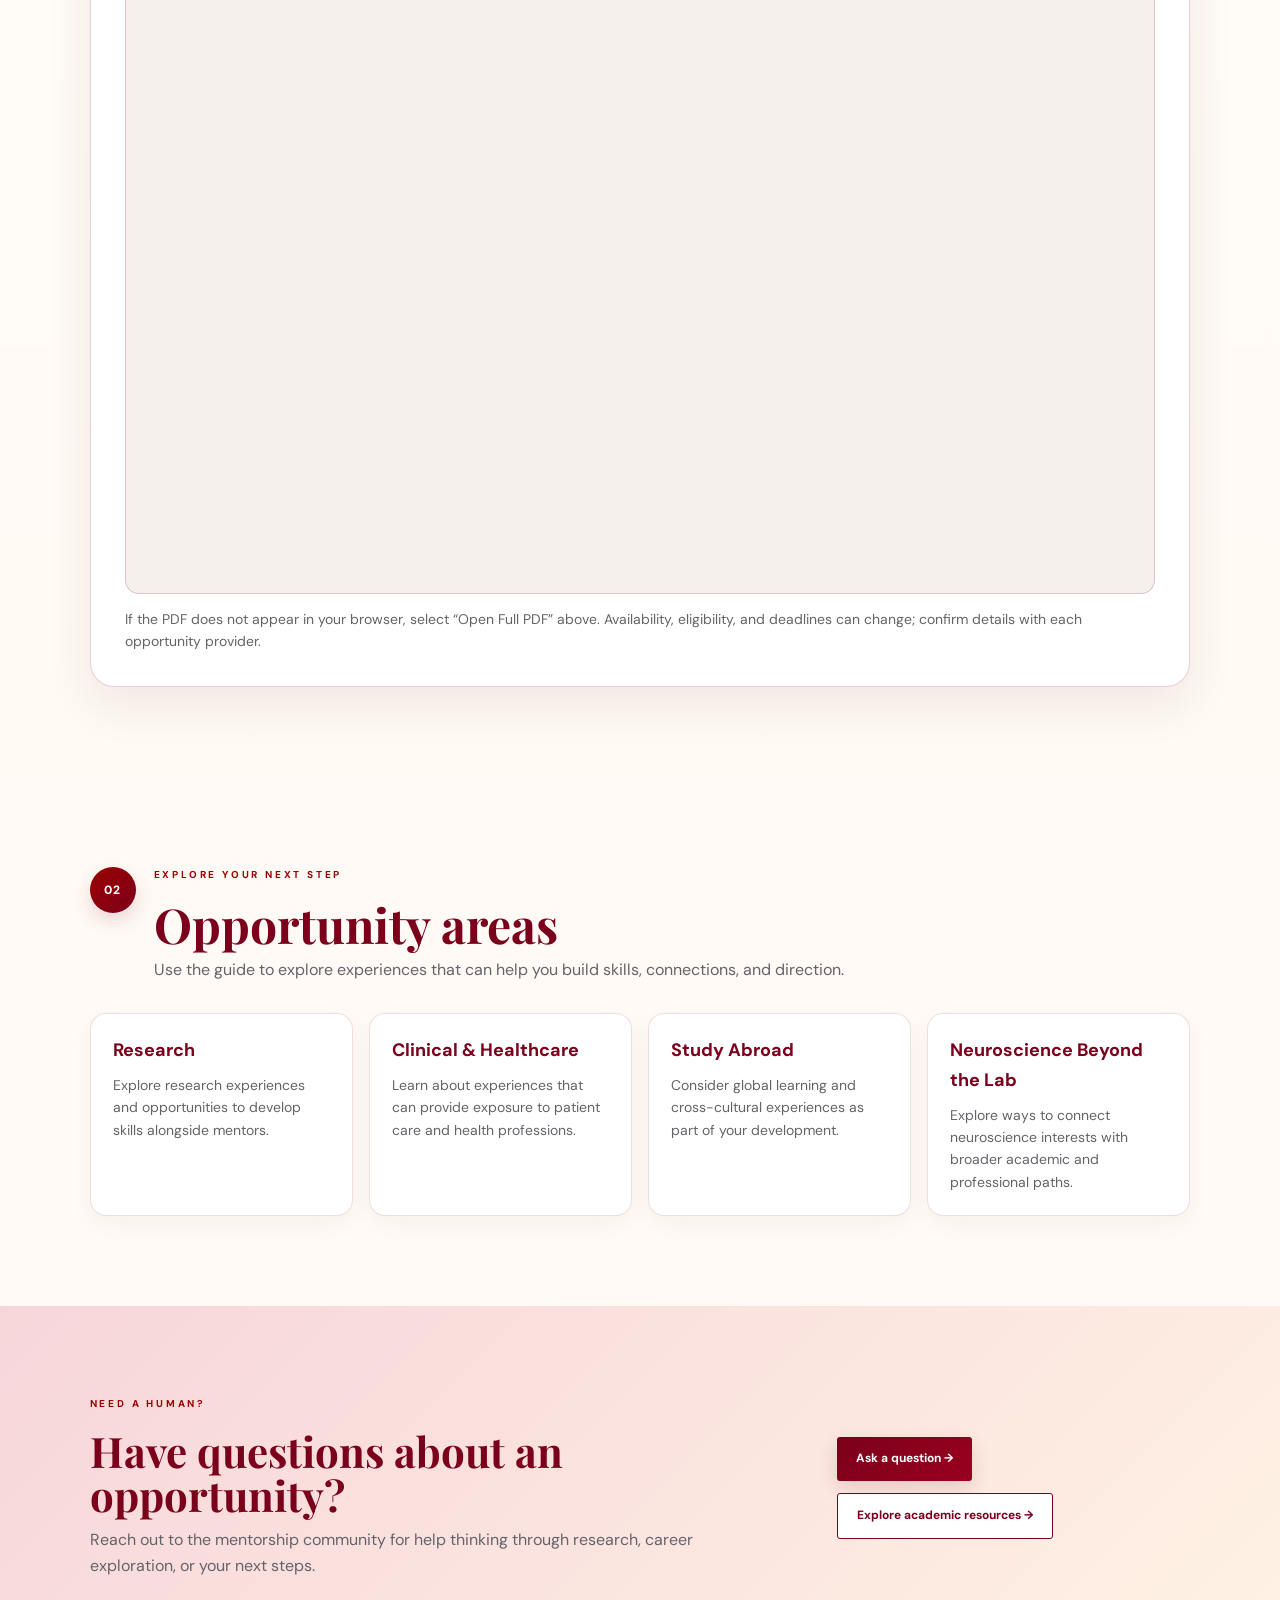
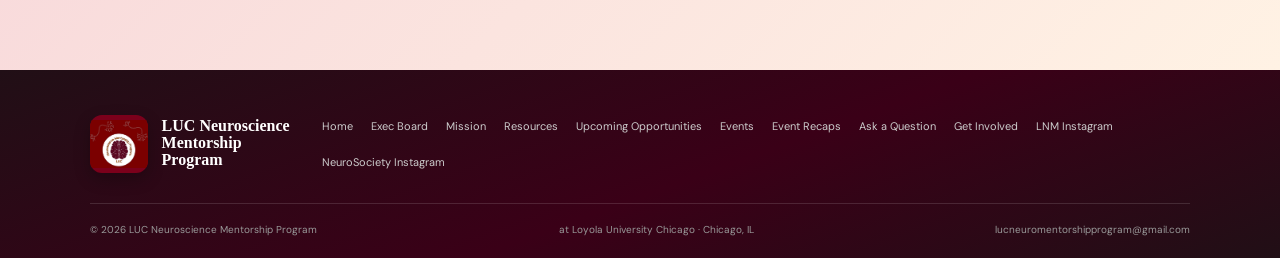
<file: professional-development-resources.html>
<!DOCTYPE html>
<html lang="en">
<head>
<meta charset="utf-8"/>
<meta name="viewport" content="width=device-width,initial-scale=1"/>
<meta name="description" content="The LUC Neuroscience Mentorship Program's Summer 2027 Opportunity Bank: research, clinical, study abroad, and neuroscience career opportunities."/>
<title>Upcoming Opportunities | LUC Neuroscience Mentorship</title>
<link href="styles.css" rel="stylesheet"/>
<link href="lnmp-logo.png" rel="icon" type="image/png"/>
<style>
.profdev-hero .resources-hero-inner{grid-template-columns:1.2fr .45fr}
.profdev-jump{display:flex;justify-content:center;gap:14px;flex-wrap:wrap;padding:20px 24px;background:#fffaf5;border-bottom:1px solid rgba(123,0,27,.10)}
.profdev-jump a{color:#7b001b;font-weight:700;text-decoration:none;padding:10px 16px;border:1px solid rgba(123,0,27,.18);border-radius:999px;background:#fff}
.profdev-intro{max-width:1050px;margin:0 auto 28px;color:var(--muted);font-size:17px;line-height:1.75}
.profdev-pdf-card{max-width:1240px;margin:0 auto;padding:clamp(18px,3vw,34px);background:#fff;border:1px solid rgba(123,0,27,.18);border-radius:24px;box-shadow:0 18px 48px rgba(82,0,18,.08)}
.profdev-pdf-heading{display:flex;justify-content:space-between;align-items:flex-start;gap:20px;flex-wrap:wrap;margin-bottom:22px}
.profdev-pdf-heading h2{font-family:"Playfair Display",Georgia,serif;color:var(--m);font-size:clamp(28px,3.4vw,42px);line-height:1.1;margin:0 0 8px}
.profdev-pdf-heading p{margin:0;color:var(--muted);max-width:760px}
.profdev-pdf-frame{width:100%;height:1100px;border:1px solid rgba(123,0,27,.18);border-radius:14px;background:#f5f0ec;display:block}
.profdev-pdf-actions{display:flex;gap:12px;flex-wrap:wrap;margin-top:18px}
.profdev-pdf-note{font-size:14px;color:var(--muted);line-height:1.6;margin:14px 0 0}
.profdev-topics{display:grid;grid-template-columns:repeat(4,minmax(0,1fr));gap:16px;margin-top:28px}
.profdev-topic{padding:22px;border:1px solid rgba(123,0,27,.13);border-radius:16px;background:#fff;box-shadow:0 8px 26px rgba(82,0,18,.04)}
.profdev-topic h3{margin:0 0 8px;color:var(--m);font-size:18px}
.profdev-topic p{margin:0;color:var(--muted);font-size:14px;line-height:1.6}
@media(max-width:900px){.profdev-topics{grid-template-columns:repeat(2,minmax(0,1fr))}.profdev-pdf-frame{height:950px}}
@media(max-width:600px){.profdev-hero .resources-hero-inner{grid-template-columns:1fr}.profdev-hero .resources-logo-card{display:none}.profdev-topics{grid-template-columns:1fr}.profdev-pdf-card{padding:14px;border-radius:16px}.profdev-pdf-frame{height:780px}.profdev-jump{justify-content:flex-start}}
</style>
</head>
<body>
<header class="site-header">
<a aria-label="LUC Neuroscience Mentorship Program home" class="wordmark" href="index.html"><img alt="LUC Neuroscience Mentorship Program logo" class="brand-logo" src="lnmp-logo.png"/><span class="prog">LUC Neuroscience<br/>Mentorship Program</span></a>
<button aria-expanded="false" aria-label="Open navigation" class="menu">☰</button>
<nav class="nav">
<a href="index.html">Home</a><a href="board.html">Exec Board</a><a href="mission.html">Mission</a><a href="resources.html">Resources</a><a class="active" href="professional-development-resources.html">Upcoming Opportunities</a><a href="events.html">Events</a><a href="event-recaps.html">Event Recaps</a><a href="forum.html">Ask a Question</a><a href="apply.html">Get Involved</a>
</nav>
<a class="header-cta" href="mailto:lucneuromentorshipprogram@gmail.com">Contact</a>
</header>
<main>
<section class="page resources-hero profdev-hero"><div class="resources-hero-inner"><div><p class="eyebrow">05 / UPCOMING OPPORTUNITIES</p><h1>Build your next opportunity.</h1><p>Explore research, clinical, study abroad, and career-building experiences with the LNMP Summer 2027 Opportunity Bank.</p></div><div class="resources-logo-card"><img alt="LUC Neuroscience Mentorship Program logo" src="lnmp-logo.png"/></div></div></section>
<section class="profdev-jump" aria-label="Page sections"><a href="#opportunity-bank">Summer 2027 Opportunity Bank</a><a href="#opportunity-areas">Explore opportunity areas</a></section>
<section class="section resources-section" id="opportunity-bank">
<div class="category-head"><div><span class="category-number">01</span><div><p class="eyebrow">FEATURED GUIDE · 16 PAGES</p><h2>LNMP Summer 2027 Opportunity Bank</h2><p>Browse the full guide below. Use the PDF viewer controls to move through the pages, zoom in, or open the document separately.</p></div></div></div>
<p class="profdev-intro">Use this opportunity bank as a starting point for planning your summer. Review the details in the guide, then follow each program's official instructions to confirm current eligibility, deadlines, and application requirements.</p>
<div class="profdev-pdf-card"><div class="profdev-pdf-heading"><div><h2>Summer 2027 Opportunity Bank</h2><p>Embedded PDF viewer · 16 pages</p></div><a class="button primary" href="LNMP%20Summer%202027%20Opportunity%20Bank.pdf" target="_blank" rel="noopener">Open Full PDF ↗</a></div>
<iframe class="profdev-pdf-frame" src="LNMP%20Summer%202027%20Opportunity%20Bank.pdf#toolbar=1&amp;navpanes=1&amp;view=FitH" title="LNMP Summer 2027 Opportunity Bank PDF, 16 pages" loading="lazy"></iframe>
<p class="profdev-pdf-note">If the PDF does not appear in your browser, select “Open Full PDF” above. Availability, eligibility, and deadlines can change; confirm details with each opportunity provider.</p></div>
</section>
<section class="section resources-section" id="opportunity-areas"><div class="category-head"><div><span class="category-number">02</span><div><p class="eyebrow">EXPLORE YOUR NEXT STEP</p><h2>Opportunity areas</h2><p>Use the guide to explore experiences that can help you build skills, connections, and direction.</p></div></div></div>
<div class="profdev-topics"><article class="profdev-topic"><h3>Research</h3><p>Explore research experiences and opportunities to develop skills alongside mentors.</p></article><article class="profdev-topic"><h3>Clinical &amp; Healthcare</h3><p>Learn about experiences that can provide exposure to patient care and health professions.</p></article><article class="profdev-topic"><h3>Study Abroad</h3><p>Consider global learning and cross-cultural experiences as part of your development.</p></article><article class="profdev-topic"><h3>Neuroscience Beyond the Lab</h3><p>Explore ways to connect neuroscience interests with broader academic and professional paths.</p></article></div>
</section>
<section class="section resource-help"><div class="resource-help-inner"><div><p class="eyebrow">NEED A HUMAN?</p><h2>Have questions about an opportunity?</h2><p>Reach out to the mentorship community for help thinking through research, career exploration, or your next steps.</p></div><div class="resource-help-actions"><a class="button primary" href="forum.html">Ask a question →</a><a class="button outline dark-outline" href="resources.html">Explore academic resources →</a></div></div></section>
</main>
<footer class="footer"><div class="footer-top"><a aria-label="LUC Neuroscience Mentorship Program home" class="wordmark" href="index.html"><img alt="LUC Neuroscience Mentorship Program logo" class="brand-logo" src="lnmp-logo.png"/><span class="prog">LUC Neuroscience<br/>Mentorship Program</span></a><div class="footer-links"><a href="index.html">Home</a><a href="board.html">Exec Board</a><a href="mission.html">Mission</a><a href="resources.html">Resources</a><a href="professional-development-resources.html">Upcoming Opportunities</a><a href="events.html">Events</a><a href="event-recaps.html">Event Recaps</a><a href="forum.html">Ask a Question</a><a href="apply.html">Get Involved</a><a href="https://www.instagram.com/lucneuromentorship/" rel="noopener" target="_blank">LNM Instagram</a><a href="https://www.instagram.com/neurosocietyluc/" rel="noopener" target="_blank">NeuroSociety Instagram</a></div></div><div class="footer-bottom"><span>© 2026 LUC Neuroscience Mentorship Program</span><span>at Loyola University Chicago · Chicago, IL</span><a href="mailto:lucneuromentorshipprogram@gmail.com">lucneuromentorshipprogram@gmail.com</a></div></footer>
<script src="script.js"></script>
</body></html>
</file>
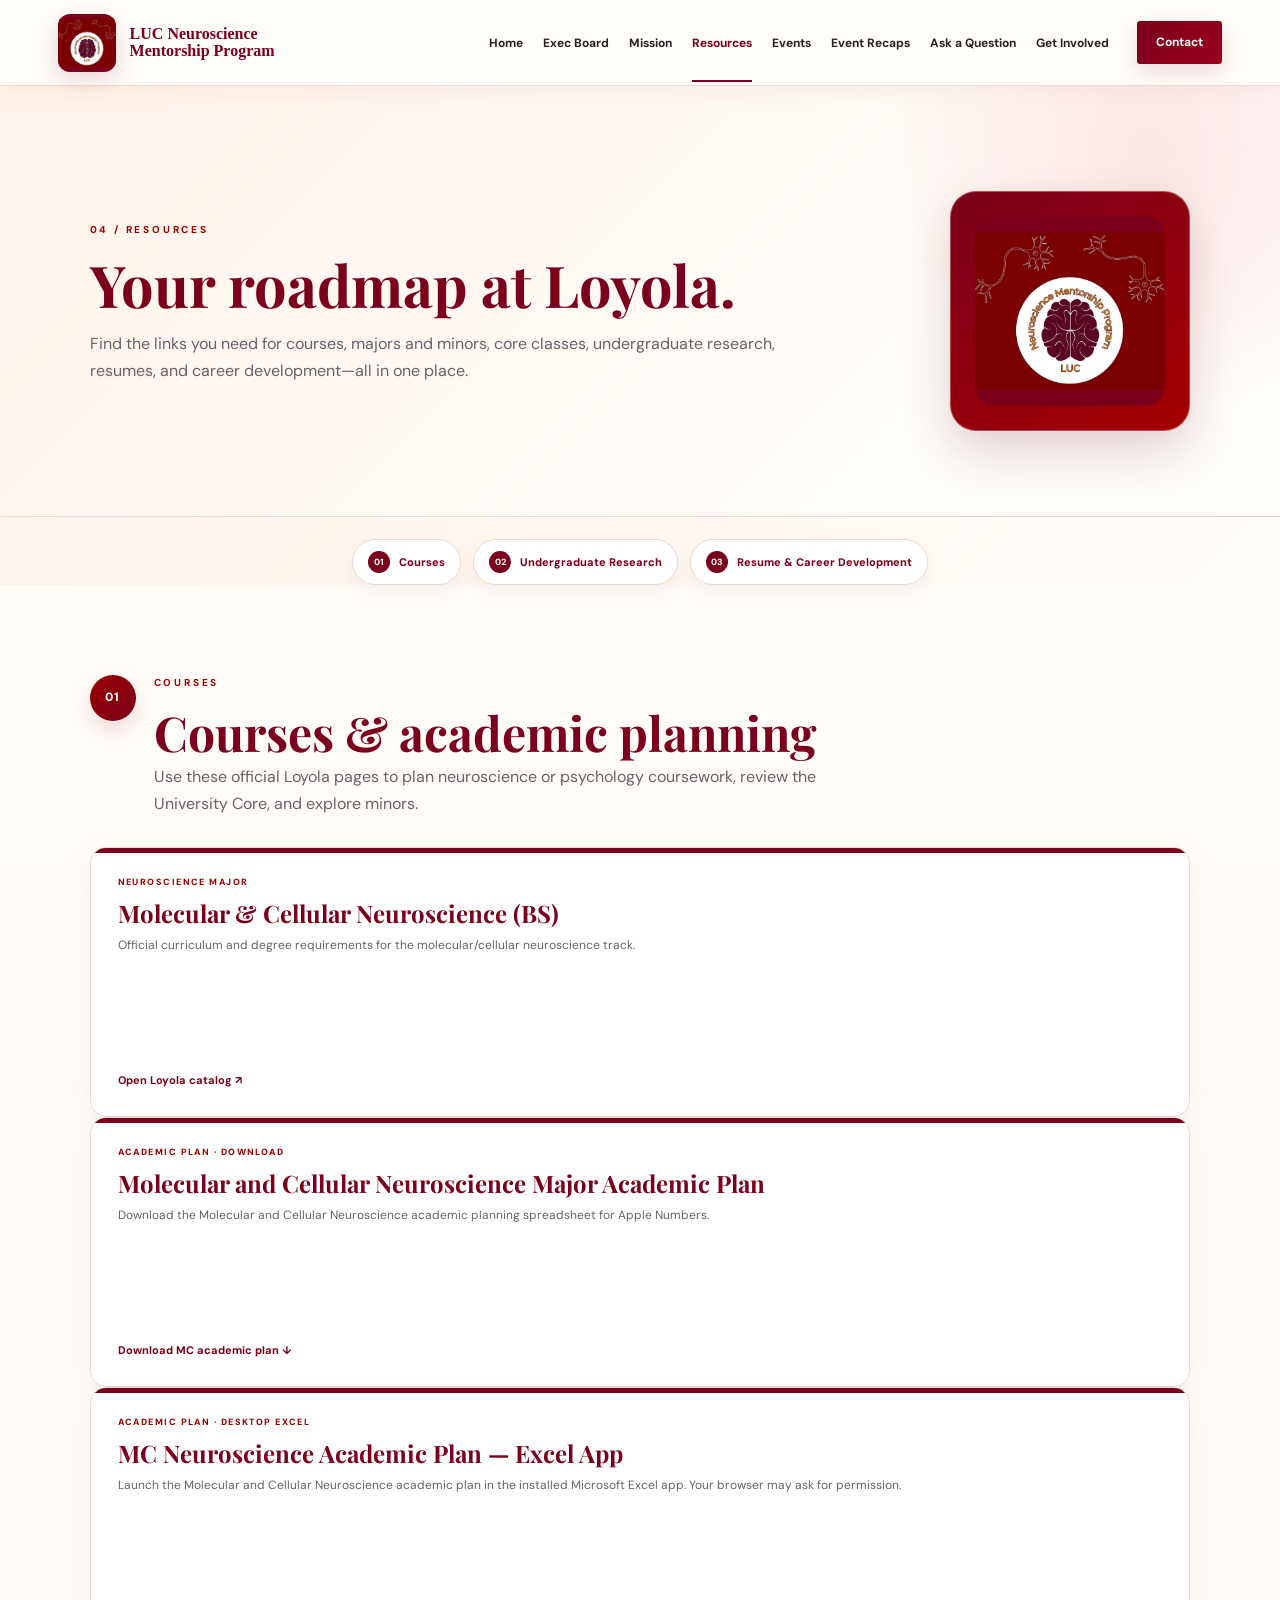
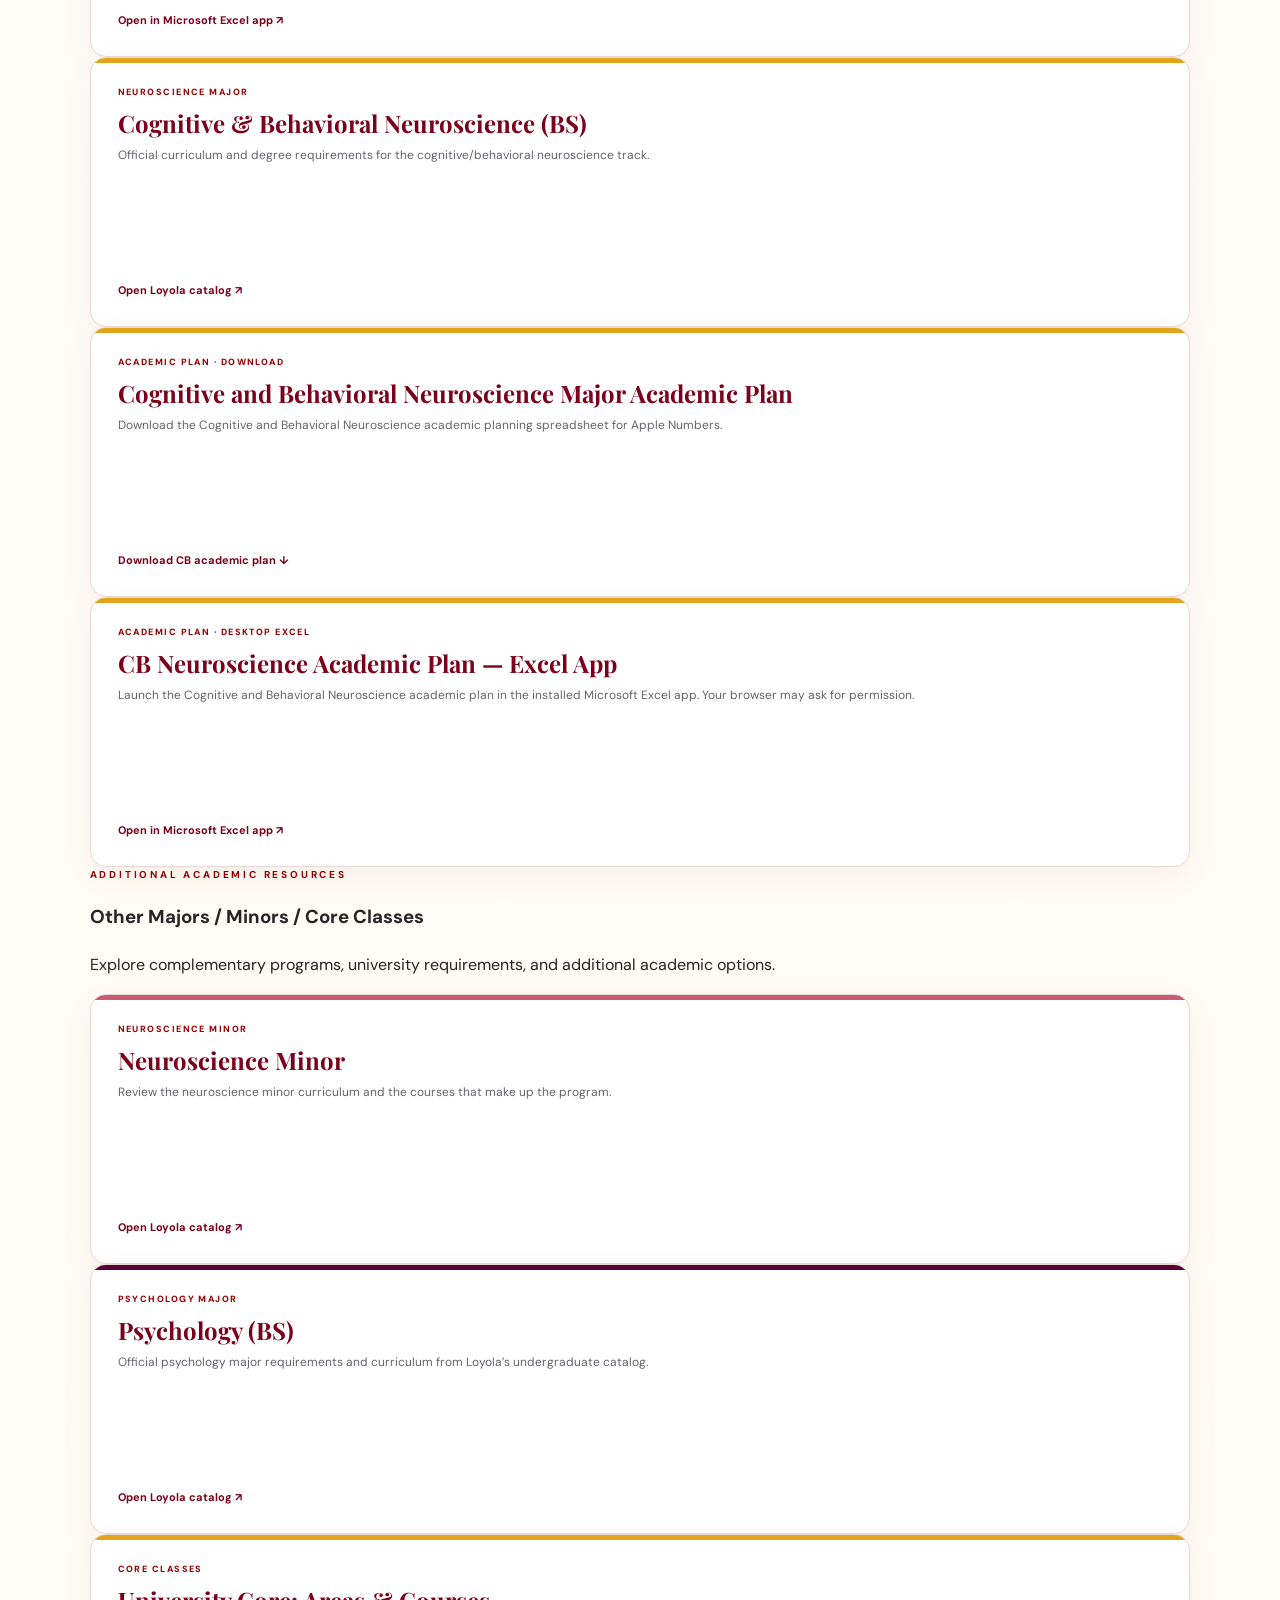
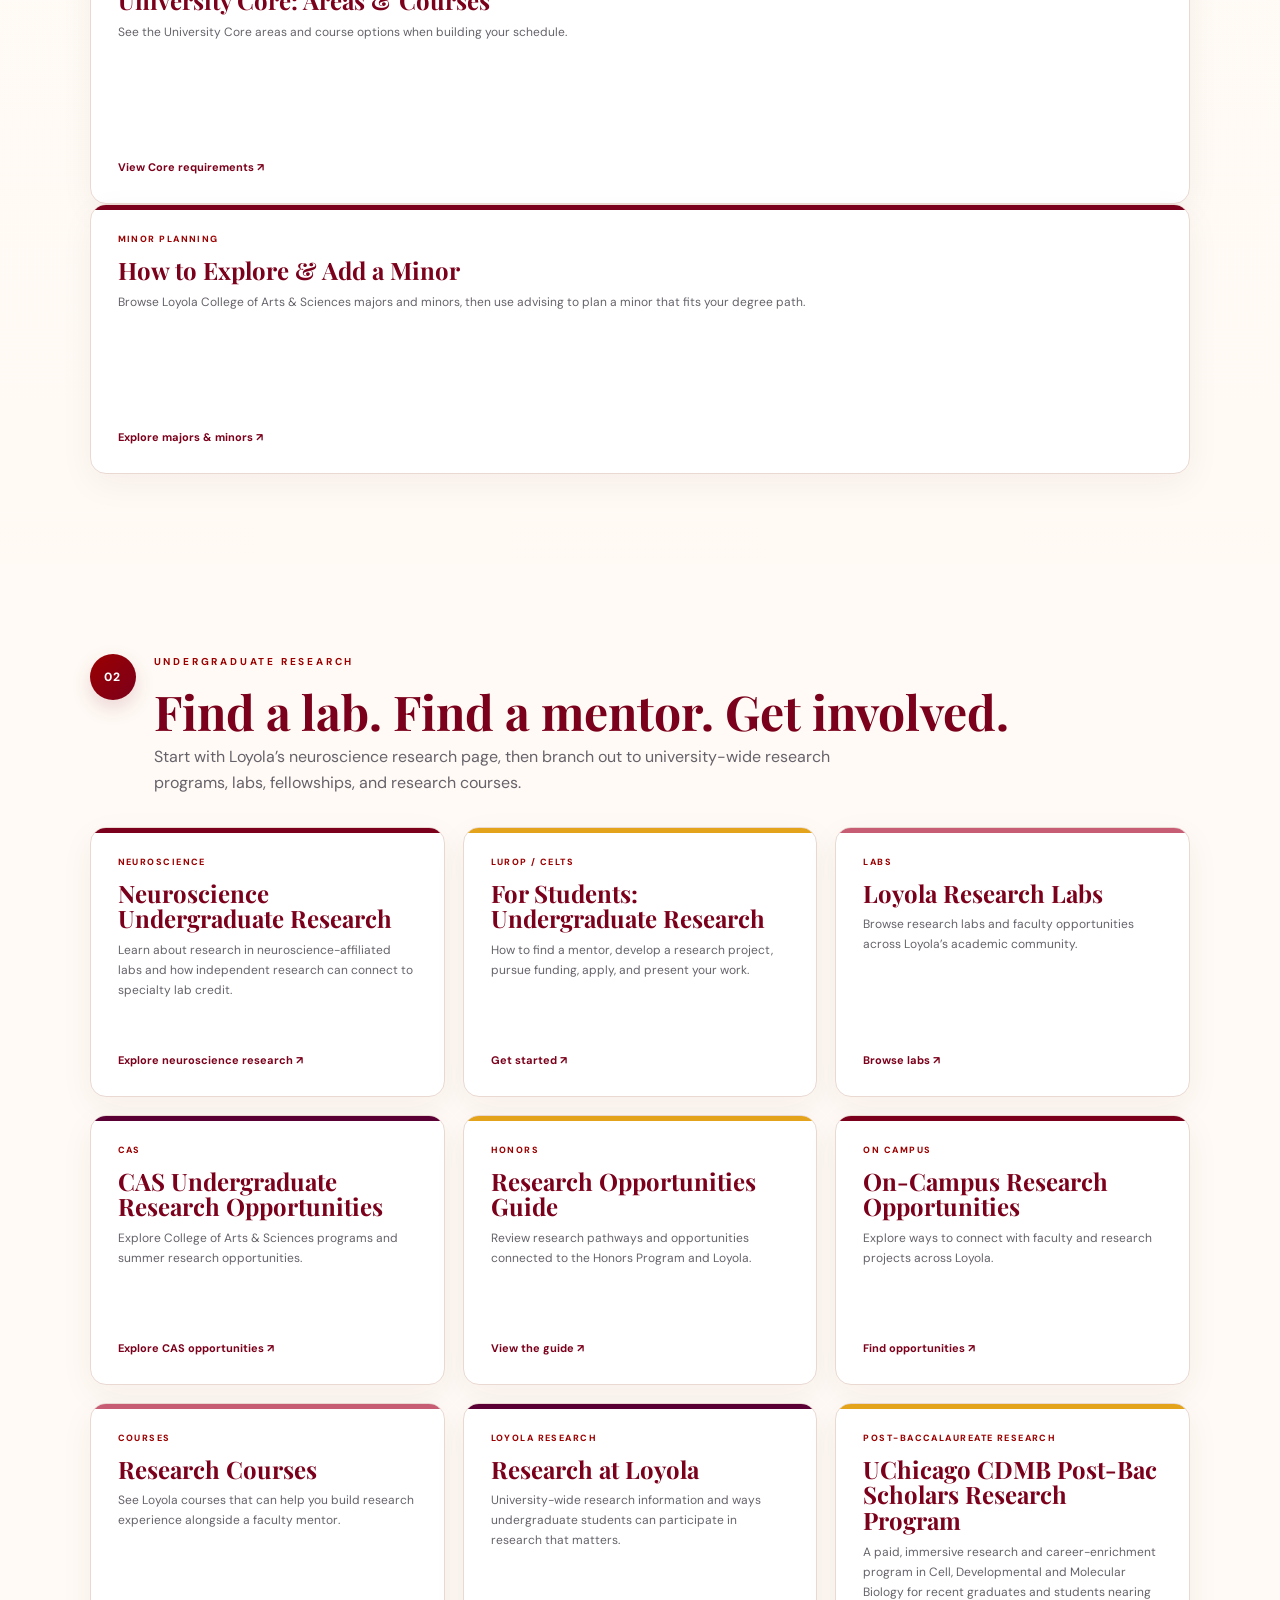
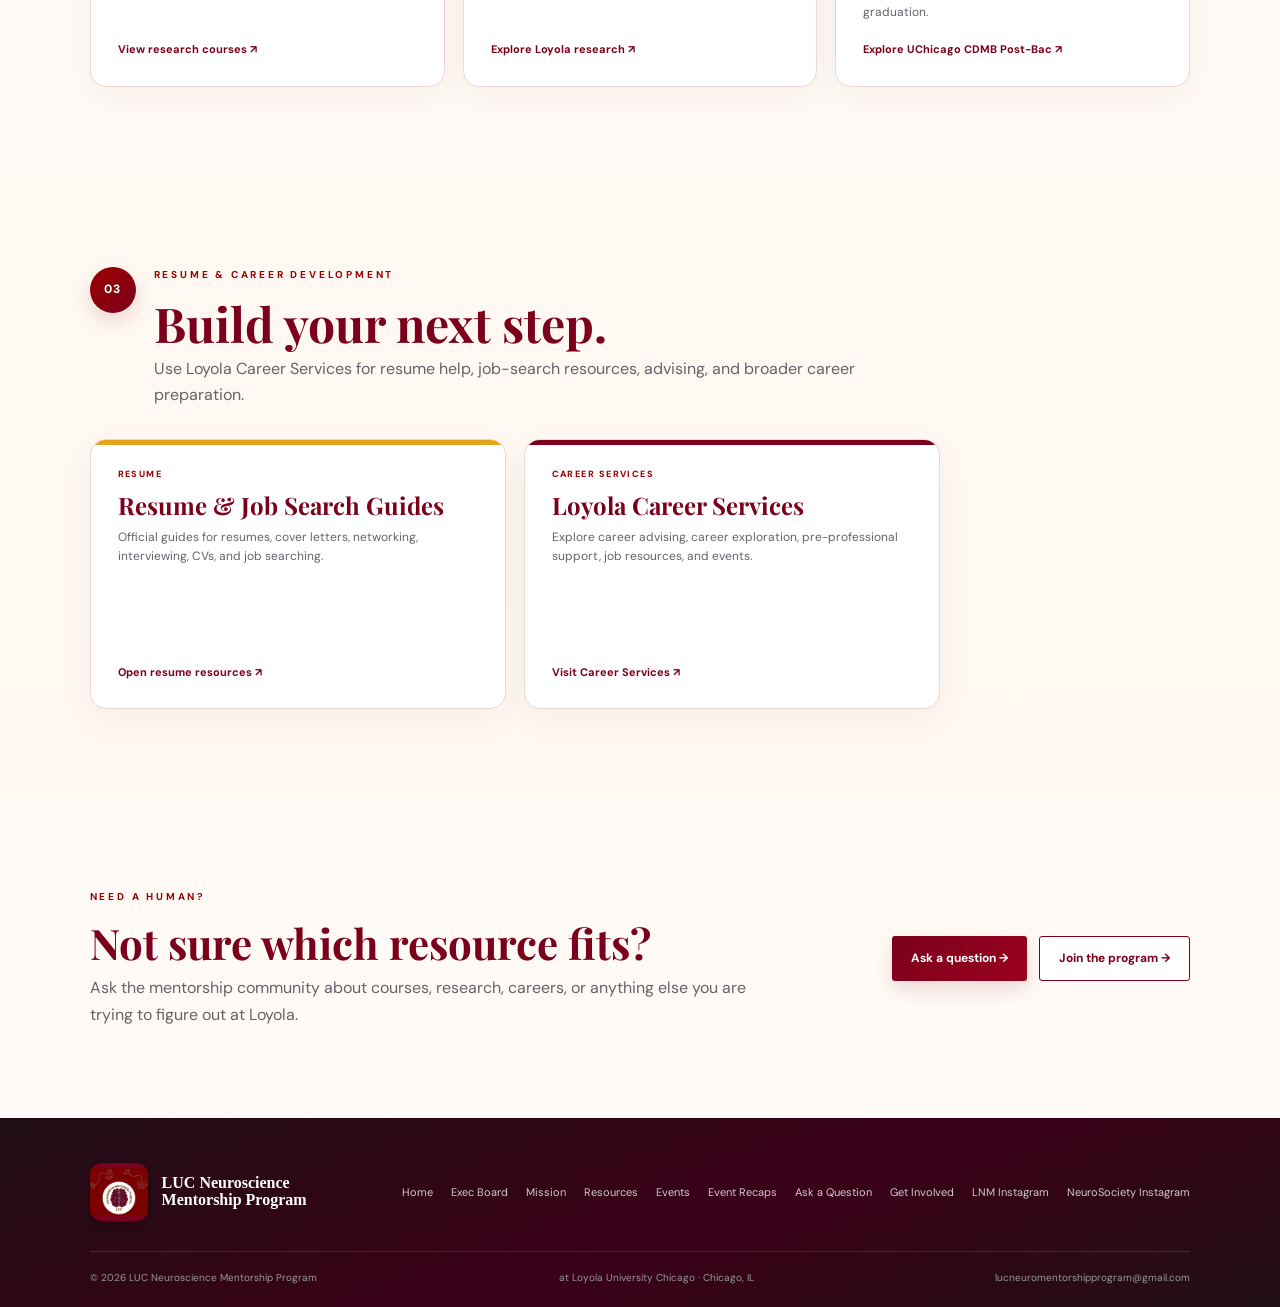
<file: resources 3.html>
<!DOCTYPE html>

<html lang="en">
<head>
<meta charset="utf-8"/>
<meta content="width=device-width,initial-scale=1" name="viewport"/>
<meta content="Loyola neuroscience, psychology, research, core curriculum, minor, resume, and career resources curated by the LUC Neuroscience Mentorship Program." name="description"/>
<title>Resources | LUC Neuroscience Mentorship</title>
<link href="styles.css" rel="stylesheet"/>
<link href="lnmp-logo.png" rel="icon" type="image/png"/>
</head>
<body>
<header class="site-header">
<a aria-label="LUC Neuroscience Mentorship Program home" class="wordmark" href="index.html">
<img alt="LUC Neuroscience Mentorship Program logo" class="brand-logo" src="lnmp-logo.png"/>
<span class="prog">LUC Neuroscience<br/>Mentorship Program</span>
</a>
<button aria-expanded="false" aria-label="Open navigation" class="menu">☰</button>
<nav class="nav">
<a href="index.html">Home</a><a href="board.html">Exec Board</a><a href="mission.html">Mission</a><a class="active" href="resources.html">Resources</a><a href="events.html">Events</a><a class="" href="event-recaps.html">Event Recaps</a><a href="forum.html">Ask a Question</a><a href="apply.html">Get Involved</a>
</nav>
<a class="header-cta" href="mailto:lucneuromentorshipprogram@gmail.com">Contact</a>
</header>
<main>
<section class="page resources-hero">
<div class="resources-hero-inner">
<div>
<p class="eyebrow">04 / RESOURCES</p>
<h1>Your roadmap at Loyola.</h1>
<p>Find the links you need for courses, majors and minors, core classes, undergraduate research, resumes, and career development—all in one place.</p>
</div>
<div class="resources-logo-card">
<img alt="LUC Neuroscience Mentorship Program logo" src="lnmp-logo.png"/>
</div>
</div>
</section>
<section aria-label="Resource categories" class="resource-jump">
<a href="#courses"><span>01</span> Courses</a>
<a href="#research"><span>02</span> Undergraduate Research</a>
<a href="#career"><span>03</span> Resume &amp; Career Development</a>
</section>
<section class="section resources-section" id="courses">
<div class="category-head">
<div>
<span class="category-number">01</span>
<div>
<p class="eyebrow">COURSES</p>
<h2>Courses &amp; academic planning</h2>
<p>Use these official Loyola pages to plan neuroscience or psychology coursework, review the University Core, and explore minors.</p>
</div>
</div>
</div>
<div aria-label="Neuroscience major resources" class="academic-major-grid">
<div class="academic-track">
<a class="resource-card accent-red" href="https://catalog.luc.edu/undergraduate/arts-sciences/neuroscience/molecular-cellular-neuroscience-bs/#curriculumtext" rel="noopener" target="_blank">
<span class="resource-kicker">NEUROSCIENCE MAJOR</span><h3>Molecular &amp; Cellular Neuroscience (BS)</h3>
<p>Official curriculum and degree requirements for the molecular/cellular neuroscience track.</p><span class="resource-arrow">Open Loyola catalog ↗</span>
</a>
<a class="resource-card accent-red" download="LNMP MC Academic Plan.numbers" href="LNMP MC Academic Plan.numbers">
<span class="resource-kicker">ACADEMIC PLAN · DOWNLOAD</span><h3>Molecular and Cellular Neuroscience Major Academic Plan</h3>
<p>Download the Molecular and Cellular Neuroscience academic planning spreadsheet for Apple Numbers.</p><span class="resource-arrow">Download MC academic plan ↓</span>
</a>
<a class="resource-card accent-red" href="ms-excel:ofe|u|https://loyolauniversitychicago-my.sharepoint.com/:x:/g/personal/dbodalia_luc_edu/IQDg0RY6HesUTqRAQiyQ1tSzAW_eWfJlcwkK-YvHOp6HMvs?e=7IKeS8">
<span class="resource-kicker">ACADEMIC PLAN · DESKTOP EXCEL</span><h3>MC Neuroscience Academic Plan — Excel App</h3>
<p>Launch the Molecular and Cellular Neuroscience academic plan in the installed Microsoft Excel app. Your browser may ask for permission.</p><span class="resource-arrow">Open in Microsoft Excel app ↗</span>
</a>

</div>
<div class="academic-track">
<a class="resource-card accent-gold" href="https://catalog.luc.edu/undergraduate/arts-sciences/neuroscience/cognitive-behavioral-neuroscience-bs/#curriculumtext" rel="noopener" target="_blank">
<span class="resource-kicker">NEUROSCIENCE MAJOR</span><h3>Cognitive &amp; Behavioral Neuroscience (BS)</h3>
<p>Official curriculum and degree requirements for the cognitive/behavioral neuroscience track.</p><span class="resource-arrow">Open Loyola catalog ↗</span>
</a>
<a class="resource-card accent-gold" download="LNMP CB ACADEMIC PLAN.numbers" href="LNMP CB ACADEMIC PLAN.numbers">
<span class="resource-kicker">ACADEMIC PLAN · DOWNLOAD</span><h3>Cognitive and Behavioral Neuroscience Major Academic Plan</h3>
<p>Download the Cognitive and Behavioral Neuroscience academic planning spreadsheet for Apple Numbers.</p><span class="resource-arrow">Download CB academic plan ↓</span>
</a>
<a class="resource-card accent-gold" href="ms-excel:ofe|u|https://loyolauniversitychicago-my.sharepoint.com/:x:/g/personal/dbodalia_luc_edu/IQAmV6R7oNJnSJ23yKFVJhOhAYAqautg4swk0ZHcd1Y7Rdw?e=4ab9Bl">
<span class="resource-kicker">ACADEMIC PLAN · DESKTOP EXCEL</span><h3>CB Neuroscience Academic Plan — Excel App</h3>
<p>Launch the Cognitive and Behavioral Neuroscience academic plan in the installed Microsoft Excel app. Your browser may ask for permission.</p><span class="resource-arrow">Open in Microsoft Excel app ↗</span>
</a>

</div>
</div>
<div class="academic-other-heading">
<p class="eyebrow">ADDITIONAL ACADEMIC RESOURCES</p>
<h3>Other Majors / Minors / Core Classes</h3>
<p>Explore complementary programs, university requirements, and additional academic options.</p>
</div>
<div aria-label="Other majors, minors, and core classes" class="academic-other-grid">
<a class="resource-card accent-rose" href="https://catalog.luc.edu/undergraduate/arts-sciences/neuroscience/neuroscience-minor/#curriculumtext" rel="noopener" target="_blank">
<span class="resource-kicker">NEUROSCIENCE MINOR</span><h3>Neuroscience Minor</h3>
<p>Review the neuroscience minor curriculum and the courses that make up the program.</p><span class="resource-arrow">Open Loyola catalog ↗</span>
</a>
<a class="resource-card accent-plum" href="https://catalog.luc.edu/undergraduate/arts-sciences/psychology/psychology-bs/#text" rel="noopener" target="_blank">
<span class="resource-kicker">PSYCHOLOGY MAJOR</span><h3>Psychology (BS)</h3>
<p>Official psychology major requirements and curriculum from Loyola’s undergraduate catalog.</p><span class="resource-arrow">Open Loyola catalog ↗</span>
</a>
<a class="resource-card accent-gold" href="https://catalog.luc.edu/undergraduate/university-requirements/university-core/core-area-and-courses/" rel="noopener" target="_blank">
<span class="resource-kicker">CORE CLASSES</span><h3>University Core: Areas &amp; Courses</h3>
<p>See the University Core areas and course options when building your schedule.</p><span class="resource-arrow">View Core requirements ↗</span>
</a>
<a class="resource-card accent-red" href="https://www.luc.edu/cas/academics/majorsminors/" rel="noopener" target="_blank">
<span class="resource-kicker">MINOR PLANNING</span><h3>How to Explore &amp; Add a Minor</h3>
<p>Browse Loyola College of Arts &amp; Sciences majors and minors, then use advising to plan a minor that fits your degree path.</p><span class="resource-arrow">Explore majors &amp; minors ↗</span>
</a>
</div>
</section>
<section class="section resources-section resource-band" id="research">
<div class="category-head">
<div>
<span class="category-number">02</span>
<div>
<p class="eyebrow">UNDERGRADUATE RESEARCH</p>
<h2>Find a lab. Find a mentor. Get involved.</h2>
<p>Start with Loyola’s neuroscience research page, then branch out to university-wide research programs, labs, fellowships, and research courses.</p>
</div>
</div>
</div>
<div class="resource-grid">
<a class="resource-card research-card accent-red" href="https://www.luc.edu/neuroscience/undergraduateresearch/" rel="noopener" target="_blank">
<span class="resource-kicker">NEUROSCIENCE</span><h3>Neuroscience Undergraduate Research</h3>
<p>Learn about research in neuroscience-affiliated labs and how independent research can connect to specialty lab credit.</p><span class="resource-arrow">Explore neuroscience research ↗</span>
</a>
<a class="resource-card research-card accent-gold" href="https://www.luc.edu/celts/programs/undergraduateresearch/forstudents/" rel="noopener" target="_blank">
<span class="resource-kicker">LUROP / CELTS</span><h3>For Students: Undergraduate Research</h3>
<p>How to find a mentor, develop a research project, pursue funding, apply, and present your work.</p><span class="resource-arrow">Get started ↗</span>
</a>
<a class="resource-card research-card accent-rose" href="https://www.luc.edu/celts/programs/undergraduateresearch/about/loyolaresearchlabs/" rel="noopener" target="_blank">
<span class="resource-kicker">LABS</span><h3>Loyola Research Labs</h3>
<p>Browse research labs and faculty opportunities across Loyola’s academic community.</p><span class="resource-arrow">Browse labs ↗</span>
</a>
<a class="resource-card research-card accent-plum" href="https://www.luc.edu/cas/academics/undergraduateresearchopportunities/" rel="noopener" target="_blank">
<span class="resource-kicker">CAS</span><h3>CAS Undergraduate Research Opportunities</h3>
<p>Explore College of Arts &amp; Sciences programs and summer research opportunities.</p><span class="resource-arrow">Explore CAS opportunities ↗</span>
</a>
<a class="resource-card research-card accent-gold" href="https://www.luc.edu/honors/studentresources/researchopportunities/" rel="noopener" target="_blank">
<span class="resource-kicker">HONORS</span><h3>Research Opportunities Guide</h3>
<p>Review research pathways and opportunities connected to the Honors Program and Loyola.</p><span class="resource-arrow">View the guide ↗</span>
</a>
<a class="resource-card research-card accent-red" href="https://www.luc.edu/celts/programs/undergraduateresearch/forstudents/howtodeveloparesearchproject/on-campusresearchopportunities/" rel="noopener" target="_blank">
<span class="resource-kicker">ON CAMPUS</span><h3>On-Campus Research Opportunities</h3>
<p>Explore ways to connect with faculty and research projects across Loyola.</p><span class="resource-arrow">Find opportunities ↗</span>
</a>
<a class="resource-card research-card accent-rose" href="https://www.luc.edu/celts/programs/undergraduateresearch/forstudents/researchcourses/" rel="noopener" target="_blank">
<span class="resource-kicker">COURSES</span><h3>Research Courses</h3>
<p>See Loyola courses that can help you build research experience alongside a faculty mentor.</p><span class="resource-arrow">View research courses ↗</span>
</a>
<a class="resource-card research-card accent-plum" href="https://www.luc.edu/research/" rel="noopener" target="_blank">
<span class="resource-kicker">LOYOLA RESEARCH</span><h3>Research at Loyola</h3>
<p>University-wide research information and ways undergraduate students can participate in research that matters.</p><span class="resource-arrow">Explore Loyola research ↗</span>
</a>
<a class="resource-card research-card accent-gold" href="https://biosciences.uchicago.edu/graduate-programs/cdmb-postbac" rel="noopener" target="_blank">
<span class="resource-kicker">POST-BACCALAUREATE RESEARCH</span><h3>UChicago CDMB Post-Bac Scholars Research Program</h3>
<p>A paid, immersive research and career-enrichment program in Cell, Developmental and Molecular Biology for recent graduates and students nearing graduation.</p><span class="resource-arrow">Explore UChicago CDMB Post-Bac ↗</span>
</a>
</div>
</section>
<section class="section resources-section" id="career">
<div class="category-head">
<div>
<span class="category-number">03</span>
<div>
<p class="eyebrow">RESUME &amp; CAREER DEVELOPMENT</p>
<h2>Build your next step.</h2>
<p>Use Loyola Career Services for resume help, job-search resources, advising, and broader career preparation.</p>
</div>
</div>
</div>
<div class="resource-grid career-grid">
<a class="resource-card accent-gold" href="https://www.luc.edu/career/resumejobsearchguides/" rel="noopener" target="_blank">
<span class="resource-kicker">RESUME</span><h3>Resume &amp; Job Search Guides</h3>
<p>Official guides for resumes, cover letters, networking, interviewing, CVs, and job searching.</p><span class="resource-arrow">Open resume resources ↗</span>
</a>
<a class="resource-card accent-red" href="https://www.luc.edu/career/" rel="noopener" target="_blank">
<span class="resource-kicker">CAREER SERVICES</span><h3>Loyola Career Services</h3>
<p>Explore career advising, career exploration, pre-professional support, job resources, and events.</p><span class="resource-arrow">Visit Career Services ↗</span>
</a>
</div>
</section>
<section class="section resource-help">
<div class="resource-help-inner">
<div>
<p class="eyebrow">NEED A HUMAN?</p>
<h2>Not sure which resource fits?</h2>
<p>Ask the mentorship community about courses, research, careers, or anything else you are trying to figure out at Loyola.</p>
</div>
<div class="resource-help-actions">
<a class="button primary" href="forum.html">Ask a question →</a>
<a class="button outline dark-outline" href="apply.html">Join the program →</a>
</div>
</div>
</section>
</main>
<footer class="footer">
<div class="footer-top">
<a aria-label="LUC Neuroscience Mentorship Program home" class="wordmark" href="index.html">
<img alt="LUC Neuroscience Mentorship Program logo" class="brand-logo" src="lnmp-logo.png"/>
<span class="prog">LUC Neuroscience<br/>Mentorship Program</span>
</a>
<div class="footer-links"><a href="index.html">Home</a><a href="board.html">Exec Board</a><a href="mission.html">Mission</a><a href="resources.html">Resources</a><a href="events.html">Events</a><a href="event-recaps.html">Event Recaps</a><a href="forum.html">Ask a Question</a><a href="apply.html">Get Involved</a><a href="https://www.instagram.com/lucneuromentorship/" rel="noopener" target="_blank">LNM Instagram</a><a href="https://www.instagram.com/neurosocietyluc/" rel="noopener" target="_blank">NeuroSociety Instagram</a></div>
</div>
<div class="footer-bottom"><span>© 2026 LUC Neuroscience Mentorship Program</span><span>at Loyola University Chicago · Chicago, IL</span><a href="mailto:lucneuromentorshipprogram@gmail.com">lucneuromentorshipprogram@gmail.com</a></div>
</footer>
<script src="script.js"></script>
</body>
</html>
</file>
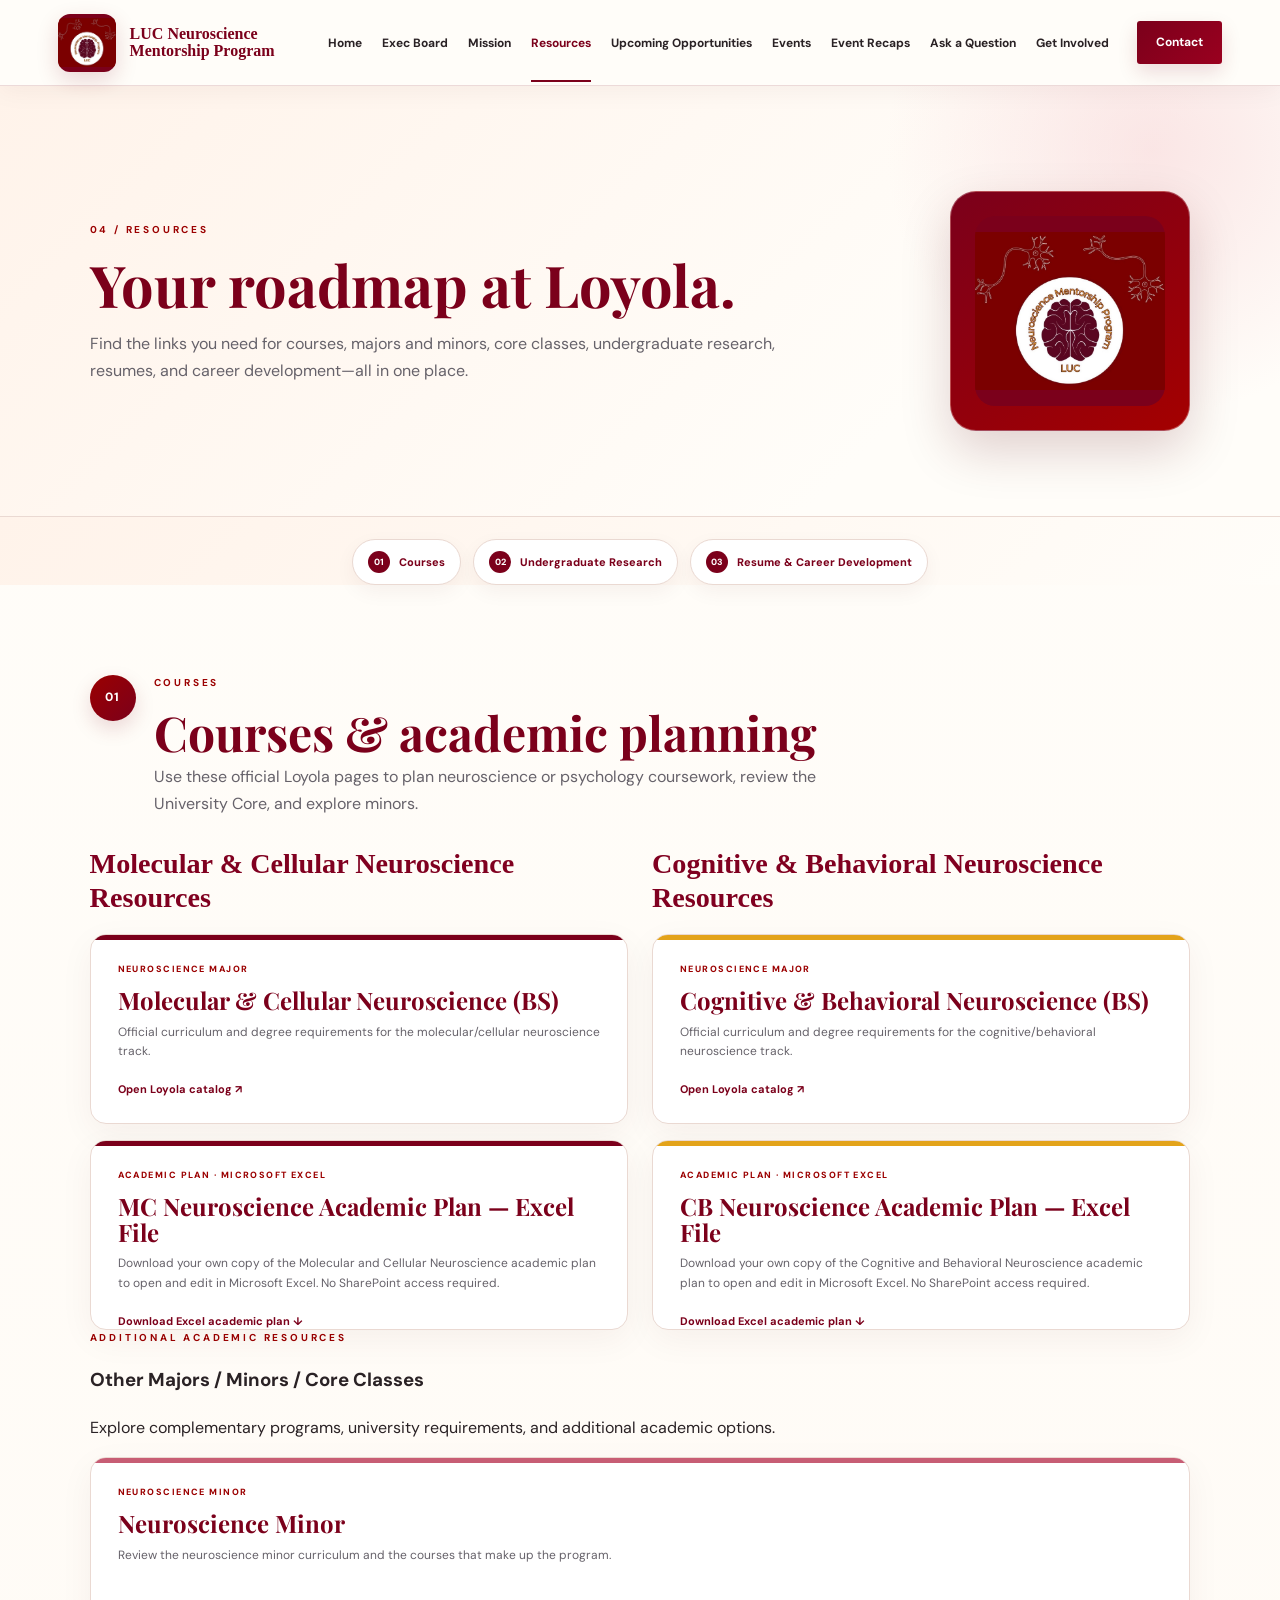
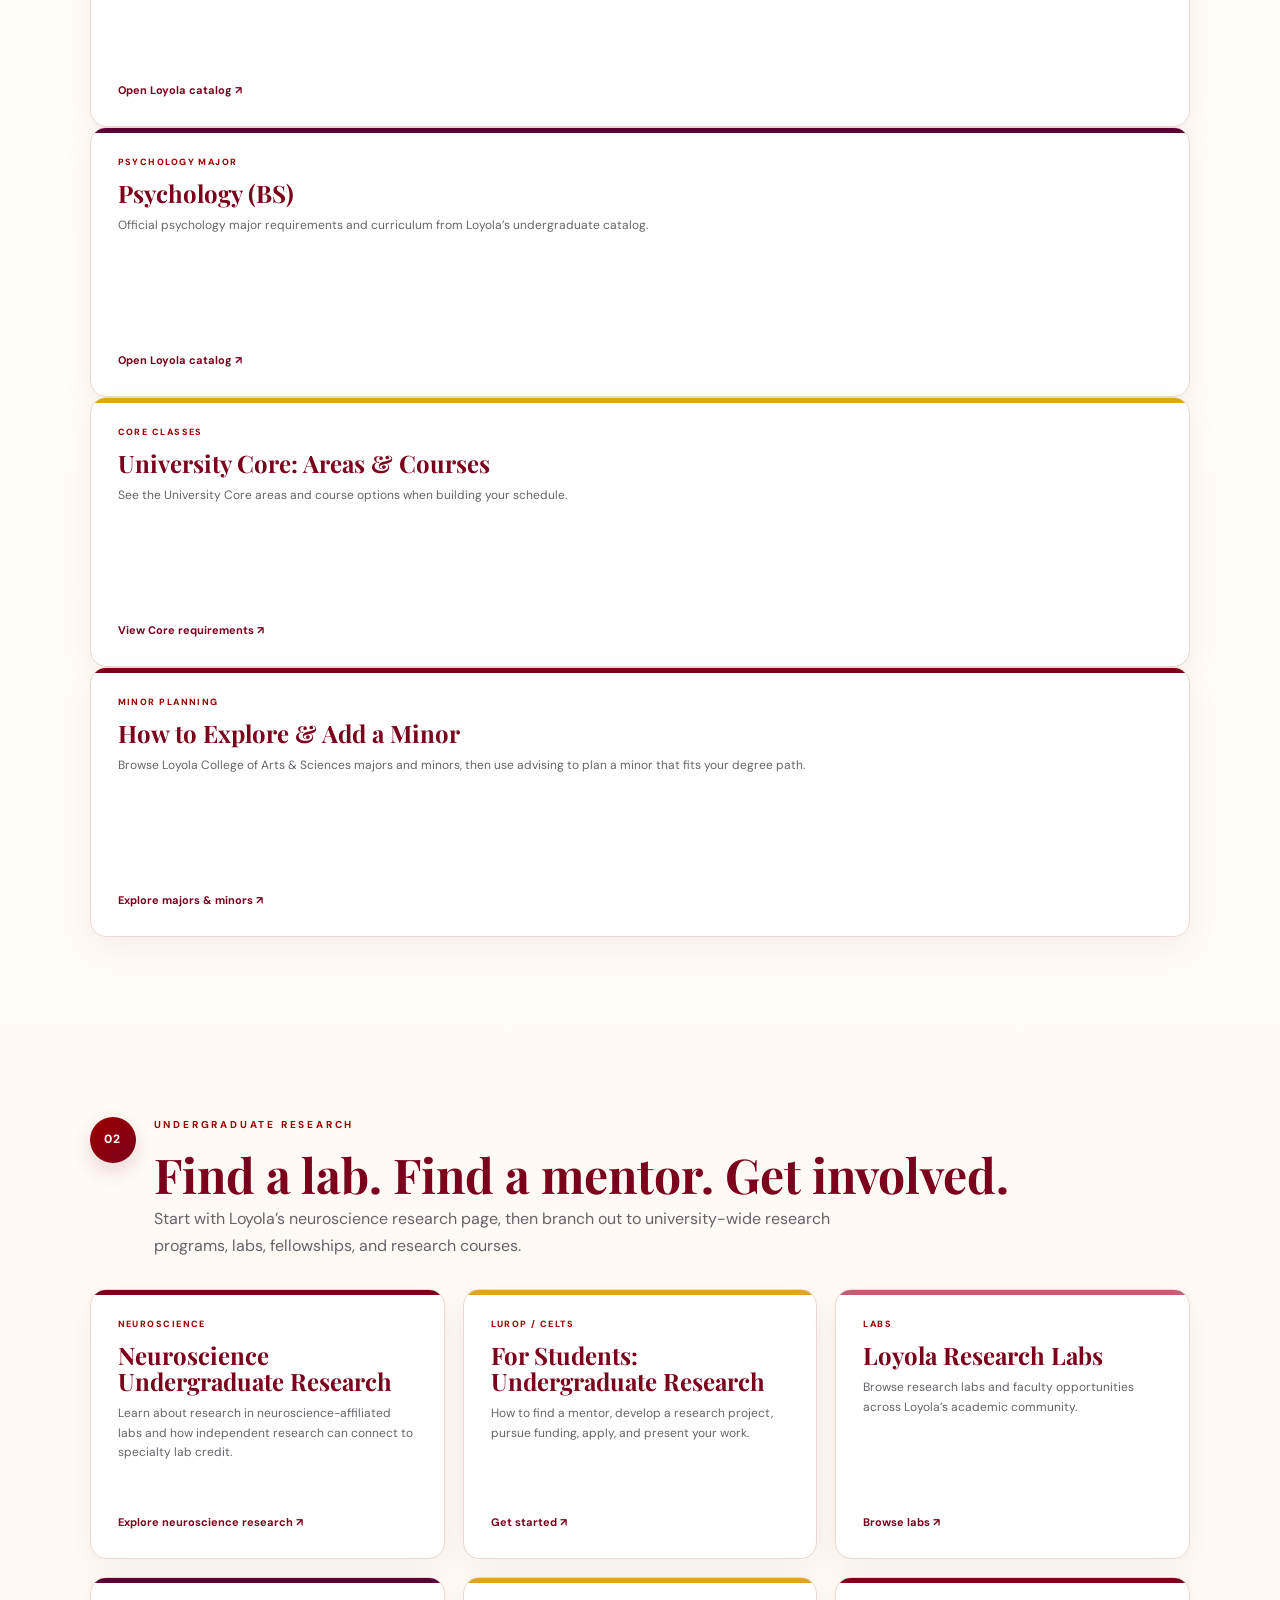
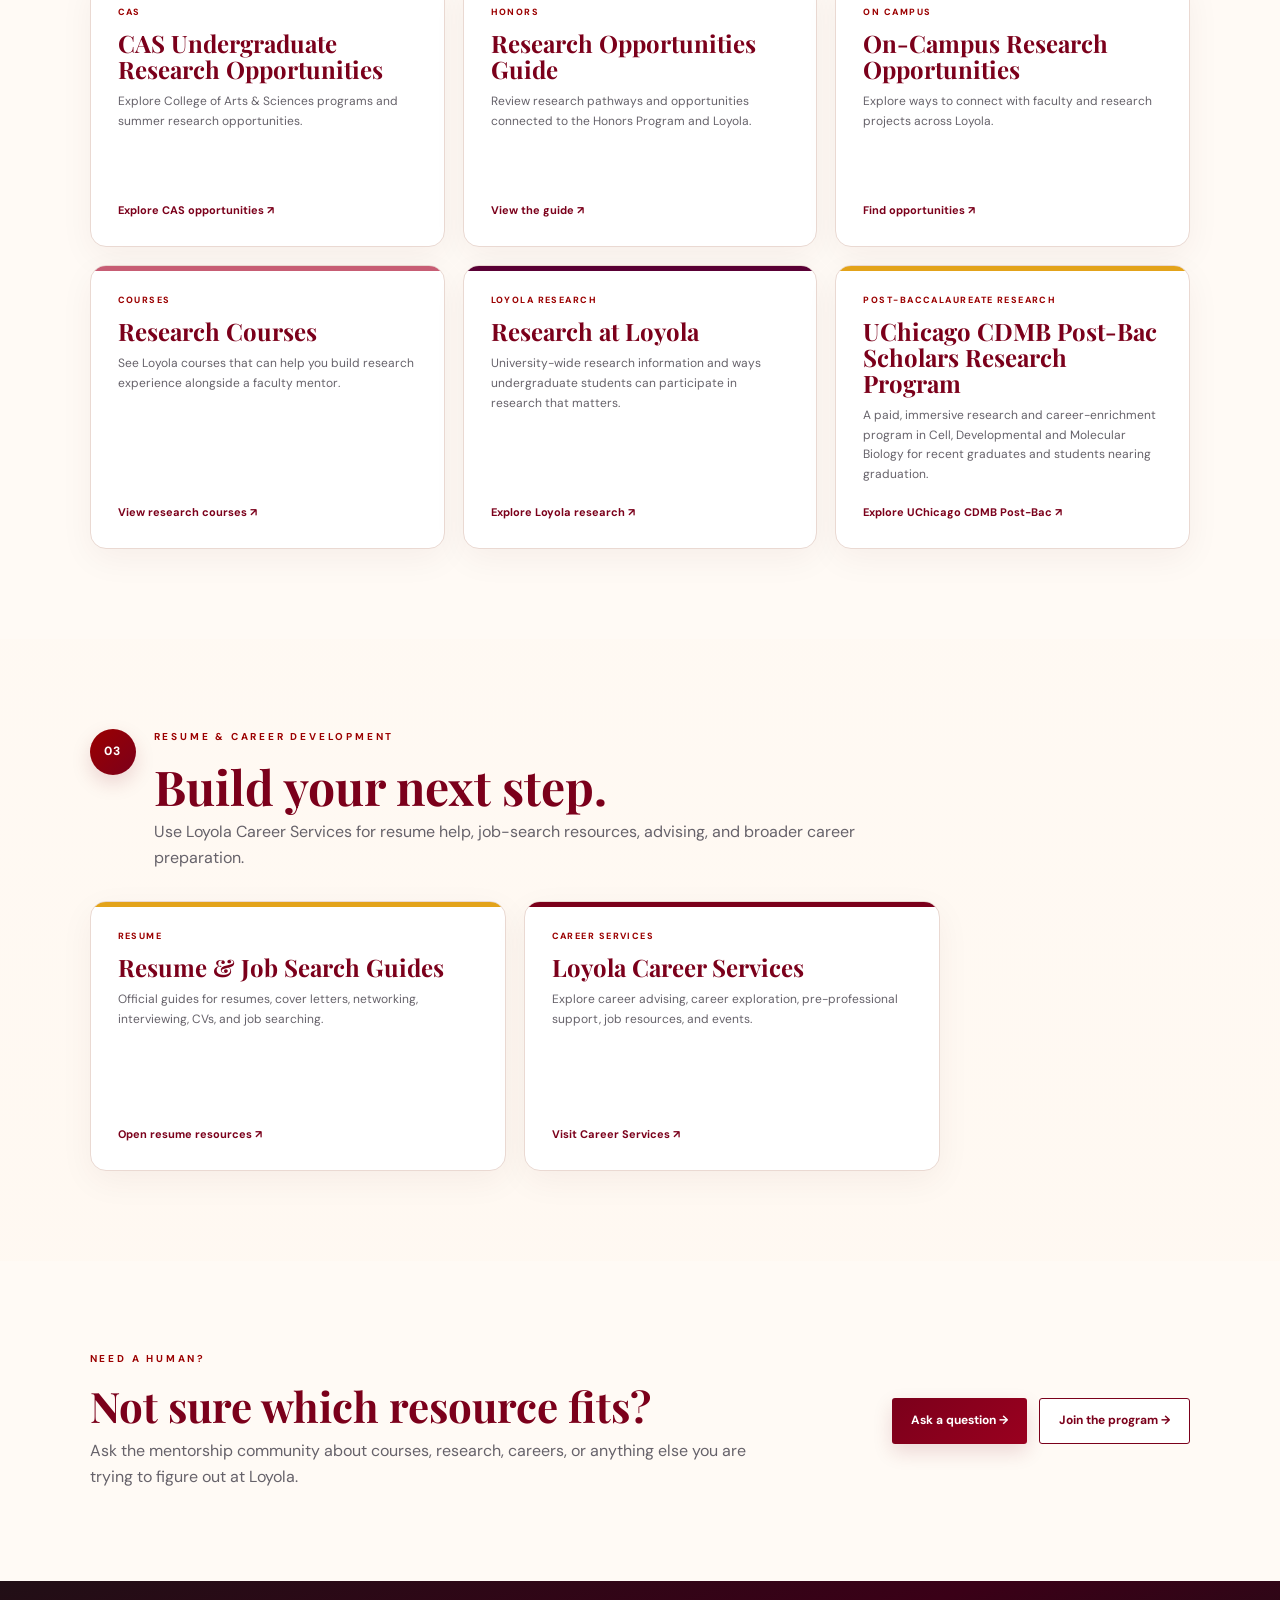
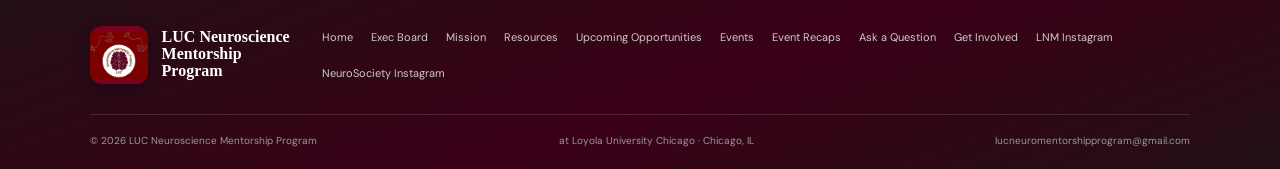
<file: resources.html>
<!DOCTYPE html>

<html lang="en">
<head>
<meta charset="utf-8"/>
<meta content="width=device-width,initial-scale=1" name="viewport"/>
<meta content="Loyola neuroscience, psychology, research, core curriculum, minor, resume, and career resources curated by the LUC Neuroscience Mentorship Program." name="description"/>
<title>Resources | LUC Neuroscience Mentorship</title>
<link href="styles.css" rel="stylesheet"/>
<link href="lnmp-logo.png" rel="icon" type="image/png"/>
<style>
/* LNMP academic resources: two equal columns on desktop, one on mobile */
.academic-major-grid {display:grid !important;grid-template-columns:repeat(2,minmax(0,1fr)) !important;gap:24px !important;align-items:stretch;}
.academic-major-grid .academic-track {display:flex !important;flex-direction:column !important;gap:16px !important;min-width:0;}
.academic-major-grid .academic-track .resource-card {display:flex !important;flex-direction:column !important;flex:1 1 0;min-height:190px !important;width:100%;box-sizing:border-box;}
.academic-major-grid .academic-track .resource-arrow {margin-top:auto;}
.academic-track-heading {color:#800020;font-family:Georgia,serif;font-size:clamp(20px,2.2vw,29px);line-height:1.2;margin:0 0 3px;}
@media(max-width:760px){.academic-major-grid {grid-template-columns:1fr !important;gap:32px !important;} .academic-major-grid .academic-track .resource-card{min-height:175px !important;}}
</style></head>
<body>
<header class="site-header">
<a aria-label="LUC Neuroscience Mentorship Program home" class="wordmark" href="index.html">
<img alt="LUC Neuroscience Mentorship Program logo" class="brand-logo" src="lnmp-logo.png"/>
<span class="prog">LUC Neuroscience<br/>Mentorship Program</span>
</a>
<button aria-expanded="false" aria-label="Open navigation" class="menu">☰</button>
<nav class="nav">
<a href="index.html">Home</a><a href="board.html">Exec Board</a><a href="mission.html">Mission</a><a class="active" href="resources.html">Resources</a><a class="" href="professional-development-resources.html">Upcoming Opportunities</a><a href="events.html">Events</a><a class="" href="event-recaps.html">Event Recaps</a><a href="forum.html">Ask a Question</a><a href="apply.html">Get Involved</a>
</nav>
<a class="header-cta" href="mailto:lucneuromentorshipprogram@gmail.com">Contact</a>
</header>
<main>
<section class="page resources-hero">
<div class="resources-hero-inner">
<div>
<p class="eyebrow">04 / RESOURCES</p>
<h1>Your roadmap at Loyola.</h1>
<p>Find the links you need for courses, majors and minors, core classes, undergraduate research, resumes, and career development—all in one place.</p>
</div>
<div class="resources-logo-card">
<img alt="LUC Neuroscience Mentorship Program logo" src="lnmp-logo.png"/>
</div>
</div>
</section>
<section aria-label="Resource categories" class="resource-jump">
<a href="#courses"><span>01</span> Courses</a>
<a href="#research"><span>02</span> Undergraduate Research</a>
<a href="#career"><span>03</span> Resume &amp; Career Development</a>
</section>
<section class="section resources-section" id="courses">
<div class="category-head">
<div>
<span class="category-number">01</span>
<div>
<p class="eyebrow">COURSES</p>
<h2>Courses &amp; academic planning</h2>
<p>Use these official Loyola pages to plan neuroscience or psychology coursework, review the University Core, and explore minors.</p>
</div>
</div>
</div>
<div aria-label="Neuroscience major resources" class="academic-major-grid">
<div class="academic-track"><h3 class="academic-track-heading">Molecular &amp; Cellular Neuroscience Resources</h3>
<a class="resource-card accent-red" href="https://catalog.luc.edu/undergraduate/arts-sciences/neuroscience/molecular-cellular-neuroscience-bs/#curriculumtext" rel="noopener" target="_blank">
<span class="resource-kicker">NEUROSCIENCE MAJOR</span><h3>Molecular &amp; Cellular Neuroscience (BS)</h3>
<p>Official curriculum and degree requirements for the molecular/cellular neuroscience track.</p><span class="resource-arrow">Open Loyola catalog ↗</span>
</a>

<a class="resource-card accent-red" download="LNMP MC Academic Plan.xlsx" href="LNMP MC Academic Plan.xlsx">
<span class="resource-kicker">ACADEMIC PLAN · MICROSOFT EXCEL</span><h3>MC Neuroscience Academic Plan — Excel File</h3>
<p>Download your own copy of the Molecular and Cellular Neuroscience academic plan to open and edit in Microsoft Excel. No SharePoint access required.</p><span class="resource-arrow">Download Excel academic plan ↓</span>
</a>
</div>
<div class="academic-track"><h3 class="academic-track-heading">Cognitive &amp; Behavioral Neuroscience Resources</h3>
<a class="resource-card accent-gold" href="https://catalog.luc.edu/undergraduate/arts-sciences/neuroscience/cognitive-behavioral-neuroscience-bs/#curriculumtext" rel="noopener" target="_blank">
<span class="resource-kicker">NEUROSCIENCE MAJOR</span><h3>Cognitive &amp; Behavioral Neuroscience (BS)</h3>
<p>Official curriculum and degree requirements for the cognitive/behavioral neuroscience track.</p><span class="resource-arrow">Open Loyola catalog ↗</span>
</a>

<a class="resource-card accent-gold" download="LNMP CB ACADEMIC PLAN.xlsx" href="LNMP CB ACADEMIC PLAN.xlsx">
<span class="resource-kicker">ACADEMIC PLAN · MICROSOFT EXCEL</span><h3>CB Neuroscience Academic Plan — Excel File</h3>
<p>Download your own copy of the Cognitive and Behavioral Neuroscience academic plan to open and edit in Microsoft Excel. No SharePoint access required.</p><span class="resource-arrow">Download Excel academic plan ↓</span>
</a>
</div>
</div>
<div class="academic-other-heading">
<p class="eyebrow">ADDITIONAL ACADEMIC RESOURCES</p>
<h3>Other Majors / Minors / Core Classes</h3>
<p>Explore complementary programs, university requirements, and additional academic options.</p>
</div>
<div aria-label="Other majors, minors, and core classes" class="academic-other-grid">
<a class="resource-card accent-rose" href="https://catalog.luc.edu/undergraduate/arts-sciences/neuroscience/neuroscience-minor/#curriculumtext" rel="noopener" target="_blank">
<span class="resource-kicker">NEUROSCIENCE MINOR</span><h3>Neuroscience Minor</h3>
<p>Review the neuroscience minor curriculum and the courses that make up the program.</p><span class="resource-arrow">Open Loyola catalog ↗</span>
</a>
<a class="resource-card accent-plum" href="https://catalog.luc.edu/undergraduate/arts-sciences/psychology/psychology-bs/#text" rel="noopener" target="_blank">
<span class="resource-kicker">PSYCHOLOGY MAJOR</span><h3>Psychology (BS)</h3>
<p>Official psychology major requirements and curriculum from Loyola’s undergraduate catalog.</p><span class="resource-arrow">Open Loyola catalog ↗</span>
</a>
<a class="resource-card accent-gold" href="https://catalog.luc.edu/undergraduate/university-requirements/university-core/core-area-and-courses/" rel="noopener" target="_blank">
<span class="resource-kicker">CORE CLASSES</span><h3>University Core: Areas &amp; Courses</h3>
<p>See the University Core areas and course options when building your schedule.</p><span class="resource-arrow">View Core requirements ↗</span>
</a>
<a class="resource-card accent-red" href="https://www.luc.edu/cas/academics/majorsminors/" rel="noopener" target="_blank">
<span class="resource-kicker">MINOR PLANNING</span><h3>How to Explore &amp; Add a Minor</h3>
<p>Browse Loyola College of Arts &amp; Sciences majors and minors, then use advising to plan a minor that fits your degree path.</p><span class="resource-arrow">Explore majors &amp; minors ↗</span>
</a>
</div>
</section>
<section class="section resources-section resource-band" id="research">
<div class="category-head">
<div>
<span class="category-number">02</span>
<div>
<p class="eyebrow">UNDERGRADUATE RESEARCH</p>
<h2>Find a lab. Find a mentor. Get involved.</h2>
<p>Start with Loyola’s neuroscience research page, then branch out to university-wide research programs, labs, fellowships, and research courses.</p>
</div>
</div>
</div>
<div class="resource-grid">
<a class="resource-card research-card accent-red" href="https://www.luc.edu/neuroscience/undergraduateresearch/" rel="noopener" target="_blank">
<span class="resource-kicker">NEUROSCIENCE</span><h3>Neuroscience Undergraduate Research</h3>
<p>Learn about research in neuroscience-affiliated labs and how independent research can connect to specialty lab credit.</p><span class="resource-arrow">Explore neuroscience research ↗</span>
</a>
<a class="resource-card research-card accent-gold" href="https://www.luc.edu/celts/programs/undergraduateresearch/forstudents/" rel="noopener" target="_blank">
<span class="resource-kicker">LUROP / CELTS</span><h3>For Students: Undergraduate Research</h3>
<p>How to find a mentor, develop a research project, pursue funding, apply, and present your work.</p><span class="resource-arrow">Get started ↗</span>
</a>
<a class="resource-card research-card accent-rose" href="https://www.luc.edu/celts/programs/undergraduateresearch/about/loyolaresearchlabs/" rel="noopener" target="_blank">
<span class="resource-kicker">LABS</span><h3>Loyola Research Labs</h3>
<p>Browse research labs and faculty opportunities across Loyola’s academic community.</p><span class="resource-arrow">Browse labs ↗</span>
</a>
<a class="resource-card research-card accent-plum" href="https://www.luc.edu/cas/academics/undergraduateresearchopportunities/" rel="noopener" target="_blank">
<span class="resource-kicker">CAS</span><h3>CAS Undergraduate Research Opportunities</h3>
<p>Explore College of Arts &amp; Sciences programs and summer research opportunities.</p><span class="resource-arrow">Explore CAS opportunities ↗</span>
</a>
<a class="resource-card research-card accent-gold" href="https://www.luc.edu/honors/studentresources/researchopportunities/" rel="noopener" target="_blank">
<span class="resource-kicker">HONORS</span><h3>Research Opportunities Guide</h3>
<p>Review research pathways and opportunities connected to the Honors Program and Loyola.</p><span class="resource-arrow">View the guide ↗</span>
</a>
<a class="resource-card research-card accent-red" href="https://www.luc.edu/celts/programs/undergraduateresearch/forstudents/howtodeveloparesearchproject/on-campusresearchopportunities/" rel="noopener" target="_blank">
<span class="resource-kicker">ON CAMPUS</span><h3>On-Campus Research Opportunities</h3>
<p>Explore ways to connect with faculty and research projects across Loyola.</p><span class="resource-arrow">Find opportunities ↗</span>
</a>
<a class="resource-card research-card accent-rose" href="https://www.luc.edu/celts/programs/undergraduateresearch/forstudents/researchcourses/" rel="noopener" target="_blank">
<span class="resource-kicker">COURSES</span><h3>Research Courses</h3>
<p>See Loyola courses that can help you build research experience alongside a faculty mentor.</p><span class="resource-arrow">View research courses ↗</span>
</a>
<a class="resource-card research-card accent-plum" href="https://www.luc.edu/research/" rel="noopener" target="_blank">
<span class="resource-kicker">LOYOLA RESEARCH</span><h3>Research at Loyola</h3>
<p>University-wide research information and ways undergraduate students can participate in research that matters.</p><span class="resource-arrow">Explore Loyola research ↗</span>
</a>
<a class="resource-card research-card accent-gold" href="https://biosciences.uchicago.edu/graduate-programs/cdmb-postbac" rel="noopener" target="_blank">
<span class="resource-kicker">POST-BACCALAUREATE RESEARCH</span><h3>UChicago CDMB Post-Bac Scholars Research Program</h3>
<p>A paid, immersive research and career-enrichment program in Cell, Developmental and Molecular Biology for recent graduates and students nearing graduation.</p><span class="resource-arrow">Explore UChicago CDMB Post-Bac ↗</span>
</a>
</div>
</section>
<section class="section resources-section" id="career">
<div class="category-head">
<div>
<span class="category-number">03</span>
<div>
<p class="eyebrow">RESUME &amp; CAREER DEVELOPMENT</p>
<h2>Build your next step.</h2>
<p>Use Loyola Career Services for resume help, job-search resources, advising, and broader career preparation.</p>
</div>
</div>
</div>
<div class="resource-grid career-grid">
<a class="resource-card accent-gold" href="https://www.luc.edu/career/resumejobsearchguides/" rel="noopener" target="_blank">
<span class="resource-kicker">RESUME</span><h3>Resume &amp; Job Search Guides</h3>
<p>Official guides for resumes, cover letters, networking, interviewing, CVs, and job searching.</p><span class="resource-arrow">Open resume resources ↗</span>
</a>
<a class="resource-card accent-red" href="https://www.luc.edu/career/" rel="noopener" target="_blank">
<span class="resource-kicker">CAREER SERVICES</span><h3>Loyola Career Services</h3>
<p>Explore career advising, career exploration, pre-professional support, job resources, and events.</p><span class="resource-arrow">Visit Career Services ↗</span>
</a>
</div>
</section>
<section class="section resource-help">
<div class="resource-help-inner">
<div>
<p class="eyebrow">NEED A HUMAN?</p>
<h2>Not sure which resource fits?</h2>
<p>Ask the mentorship community about courses, research, careers, or anything else you are trying to figure out at Loyola.</p>
</div>
<div class="resource-help-actions">
<a class="button primary" href="forum.html">Ask a question →</a>
<a class="button outline dark-outline" href="apply.html">Join the program →</a>
</div>
</div>
</section>
</main>
<footer class="footer">
<div class="footer-top">
<a aria-label="LUC Neuroscience Mentorship Program home" class="wordmark" href="index.html">
<img alt="LUC Neuroscience Mentorship Program logo" class="brand-logo" src="lnmp-logo.png"/>
<span class="prog">LUC Neuroscience<br/>Mentorship Program</span>
</a>
<div class="footer-links"><a href="index.html">Home</a><a href="board.html">Exec Board</a><a href="mission.html">Mission</a><a href="resources.html">Resources</a><a class="" href="professional-development-resources.html">Upcoming Opportunities</a><a href="events.html">Events</a><a href="event-recaps.html">Event Recaps</a><a href="forum.html">Ask a Question</a><a href="apply.html">Get Involved</a><a href="https://www.instagram.com/lucneuromentorship/" rel="noopener" target="_blank">LNM Instagram</a><a href="https://www.instagram.com/neurosocietyluc/" rel="noopener" target="_blank">NeuroSociety Instagram</a></div>
</div>
<div class="footer-bottom"><span>© 2026 LUC Neuroscience Mentorship Program</span><span>at Loyola University Chicago · Chicago, IL</span><a href="mailto:lucneuromentorshipprogram@gmail.com">lucneuromentorshipprogram@gmail.com</a></div>
</footer>
<script src="script.js"></script>
</body>
</html>
</file>
<file: styles.css>
@import url("https://fonts.googleapis.com/css2?family=DM+Sans:wght@400;500;600;700&family=Playfair+Display:wght@500;600;700&display=swap");:root{--m:#5a0722;--g:#eaaa00;--c:#f7f4ef;--p:#fffdf9;--i:#272727;--muted:#62666d;--line:#dedcd1;--dark:#17171a}*{box-sizing:border-box}html{scroll-behavior:smooth}body{margin:0;background:var(--p);color:var(--i);font-family:"DM Sans",Arial,sans-serif;line-height:1.65}a{color:inherit;text-decoration:none}img{max-width:100%;display:block}.site-header{height:78px;position:sticky;top:0;z-index:50;display:flex;align-items:center;padding:0 5%;gap:28px;background:rgba(255,253,249,.96);backdrop-filter:blur(14px);border-bottom:1px solid rgba(90,7,34,.1)}.wordmark{display:flex;align-items:center;gap:12px;margin-right:auto}.mark{width:40px;height:40px;border:2px solid var(--m);color:var(--m);display:grid;place-items:center;font-family:Georgia,serif;font-weight:700;font-size:11px}.wm{font-family:Georgia,serif;font-size:15px;line-height:1.05}.wm small{display:block;font-family:"DM Sans",Arial,sans-serif;font-size:7px;letter-spacing:.13em;margin-top:3px}.rule{height:38px;width:1px;background:var(--line)}.prog{font-family:Georgia,serif;color:var(--m);font-size:15px;line-height:1.05}.nav{display:flex;gap:22px;font-size:12px;font-weight:700}.nav a{padding:28px 0 24px;border-bottom:2px solid transparent}.nav a:hover,.nav .active{color:var(--m);border-color:var(--m)}.header-cta,.button{display:inline-flex;align-items:center;justify-content:center;gap:18px;padding:12px 19px;border-radius:3px;font-size:12px;font-weight:700}.header-cta,.primary{background:var(--m);color:#fff}.outline{border:1px solid rgba(255,255,255,.8);color:#fff}.light{background:#fff;color:var(--m)}.menu{display:none;background:none;border:0;color:var(--m);font-size:24px}.hero{min-height:690px;position:relative;display:flex;align-items:center;color:#fff;background:linear-gradient(90deg,rgba(18,10,15,.9),rgba(45,18,30,.55),rgba(18,10,15,.18)),url("https://lucneuromentorship.devbodalia.chatgpt.site/images/event-team.jpg") center 35%/cover}.hero-content{position:relative;z-index:2;width:min(950px,88%);margin-left:8%;padding:90px 0}.eyebrow{font-size:10px;letter-spacing:.28em;font-weight:700;color:var(--m);margin:0 0 16px}.hero .eyebrow{color:#f2d9df}.hero h1,.page h1,.section h2,.split h2,.apply h2{font-family:"Playfair Display",Georgia,serif;line-height:1.06}.hero h1{font-size:clamp(46px,6vw,80px);margin:0;max-width:900px}.hero p:not(.eyebrow){max-width:650px;font-size:18px;color:#f8f6f5;margin:25px 0}.actions{display:flex;gap:12px;flex-wrap:wrap}.meta{font-size:10px!important;letter-spacing:.16em;text-transform:uppercase;opacity:.75;margin-top:65px!important}.strip{display:grid;grid-template-columns:repeat(4,1fr);padding:52px 6%;background:#fff;border-bottom:1px solid var(--line)}.strip article{padding:0 25px;text-align:center;border-right:1px solid var(--line)}.strip article:last-child{border:0}.ico{font-size:28px;color:var(--m)}.strip h3{font-family:"Playfair Display",Georgia,serif;font-size:20px;margin:6px 0}.strip p{font-size:12px;color:var(--muted);margin:0}.split{display:grid;grid-template-columns:1fr 1fr;background:var(--c)}.split-img{min-height:560px;background:center/cover}.split-copy{padding:80px 11%;display:flex;flex-direction:column;justify-content:center}.split-copy h2{font-size:clamp(38px,4.5vw,58px);color:var(--m);margin:0}.split-copy p:not(.eyebrow){color:var(--muted);max-width:610px}.link{color:var(--m);font-weight:700;font-size:12px;display:inline-flex;gap:15px;margin-top:10px}.section{padding:90px 7%}.head{display:flex;justify-content:space-between;align-items:end;gap:30px;margin-bottom:45px}.section h2,.page h1{color:var(--m);font-size:clamp(38px,4.5vw,58px);margin:0}.head p{max-width:520px;color:var(--muted)}.photos{display:grid;grid-template-columns:1.35fr .9fr .9fr;grid-template-rows:250px 250px;gap:14px}.photos figure{margin:0;position:relative;overflow:hidden}.photos figure:first-child{grid-row:span 2}.photos img{width:100%;height:100%;object-fit:cover}.photos figcaption{position:absolute;left:15px;bottom:15px;color:#fff;font-size:11px;font-weight:700;text-shadow:0 1px 8px #000}.cards,.profiles,.events{display:grid;grid-template-columns:repeat(3,1fr);gap:20px}.card,.profile,.event{background:#fff;border:1px solid var(--line);overflow:hidden}.body{padding:24px}.tag,.date{font-size:9px;letter-spacing:.2em;color:var(--m);font-weight:700}.card h3,.profile h3,.event h3{font-family:"Playfair Display",Georgia,serif;font-size:27px;color:var(--m);margin:5px 0}.card p,.profile p,.event p{font-size:12px;color:var(--muted)}.profile img{width:100%;aspect-ratio:1/1;object-fit:cover;object-position:center top}.page{padding:105px 7% 85px;background:var(--c);border-bottom:1px solid var(--line)}.page p:not(.eyebrow){max-width:700px;color:var(--muted);font-size:16px}.resources{display:grid;grid-template-columns:1.1fr .9fr;gap:65px}.res-list{display:grid;gap:14px}.res{padding:23px;background:#fff;border:1px solid var(--line);display:flex;justify-content:space-between;gap:20px}.res h3{font-family:"Playfair Display",Georgia,serif;color:var(--m);margin:0 0 4px;font-size:22px}.res p{margin:0;color:var(--muted);font-size:12px}.note{background:var(--m);color:#fff;padding:40px}.note h2{font-family:"Playfair Display",Georgia,serif;font-size:38px;line-height:1.05;margin:0 0 15px}.note p{color:#f2dce3;font-size:13px}.event{padding:28px;min-height:270px;display:flex;flex-direction:column}.event h3{margin:13px 0 7px}.event .link{margin-top:auto}.gallery{display:grid;grid-template-columns:repeat(4,1fr);gap:14px}.gallery img{width:100%;height:260px;object-fit:cover}.apply{display:grid;grid-template-columns:.75fr 1.25fr;gap:60px}.apply-intro{position:sticky;top:110px;height:max-content}.apply h2{font-size:46px;color:var(--m);line-height:1.05}.apply-intro p{color:var(--muted);font-size:13px}.form{background:#fff;border:1px solid var(--line);padding:35px;box-shadow:0 18px 50px rgba(30,18,22,.08)}.tabs{display:flex;border-bottom:1px solid var(--line);margin:-35px -35px 30px}.tabs button{flex:1;padding:17px;border:0;background:transparent;font-weight:700;color:var(--muted);cursor:pointer;border-bottom:3px solid transparent}.tabs .active{color:var(--m);border-color:var(--m)}.panel{display:none}.panel.active{display:block}.grid{display:grid;grid-template-columns:1fr 1fr;gap:17px}.field{display:flex;flex-direction:column;gap:6px}.field.full{grid-column:1/-1}.field label{font-size:11px;font-weight:700}.field input,.field select,.field textarea{border:1px solid #cfcac2;padding:11px 12px;border-radius:2px}.field textarea{min-height:120px;resize:vertical}.small{font-size:10px;color:var(--muted)}.success{display:none;background:#eef6ef;border:1px solid #bfd8c2;padding:14px;font-size:12px;margin-top:15px}.cta{background:var(--m);color:#fff;padding:75px 7%;text-align:center}.cta h2{font-family:"Playfair Display",Georgia,serif;font-size:clamp(38px,4vw,56px);margin:0 auto 15px;max-width:800px}.cta p{color:#f1dce3;max-width:650px;margin:0 auto 25px}.footer{background:var(--dark);color:#eee;padding:45px 7% 20px}.footer-top{display:flex;align-items:center;gap:30px;padding-bottom:30px;border-bottom:1px solid rgba(255,255,255,.13)}.footer-top .wordmark{margin-right:auto}.footer-top .wm{color:#fff}.footer-top .prog{color:#fff}.footer-links{display:flex;gap:18px;flex-wrap:wrap;font-size:11px;color:#ccc}.footer-bottom{display:flex;justify-content:space-between;gap:20px;padding-top:18px;color:#999;font-size:10px}.disclaimer{font-size:10px;color:#777;max-width:800px;margin-top:24px}@media(max-width:1000px){.nav{gap:12px}.header-cta{display:none}.strip{grid-template-columns:1fr 1fr}.strip article{margin-bottom:25px}.split,.resources,.apply{grid-template-columns:1fr}.split-img{min-height:380px}.cards,.profiles,.events{grid-template-columns:1fr 1fr}.gallery{grid-template-columns:1fr 1fr}}@media(max-width:700px){.site-header{height:68px;padding:0 5%}.rule,.prog{display:none}.menu{display:block}.nav{display:none;position:absolute;top:68px;left:0;right:0;background:#fff;padding:10px 7%;flex-direction:column;box-shadow:0 12px 20px rgba(0,0,0,.08)}.nav.open{display:flex}.nav a{padding:11px 0;border:0}.hero{min-height:650px}.hero-content{margin:0 auto;padding:70px 0}.hero h1{font-size:46px}.strip{grid-template-columns:1fr;padding:35px 7%}.strip article{border-right:0;border-bottom:1px solid var(--line);padding:20px 0}.section{padding:65px 6%}.head{flex-direction:column;align-items:flex-start}.cards,.profiles,.events,.resources,.gallery{grid-template-columns:1fr}.photos{grid-template-columns:1fr;grid-template-rows:auto}.photos figure,.photos figure:first-child{height:260px}.grid{grid-template-columns:1fr}.field.full{grid-column:auto}.form{padding:25px}.tabs{margin:-25px -25px 25px}.footer-top,.footer-bottom{flex-direction:column;align-items:flex-start}}

/* Mobile fixes for the application page */
@media(max-width:700px){.apply-intro{position:static!important;top:auto}.apply h2{font-size:38px;line-height:1.02}.apply-intro{margin-bottom:18px}.form{width:100%;min-width:0}.tabs{margin-left:-25px;margin-right:-25px}.grid{min-width:0}.field input,.field select,.field textarea{width:100%;max-width:100%}}
/* Forum and dashboard */
.forum-layout{display:grid;grid-template-columns:1.1fr .9fr;gap:35px}.forum-card,.dashboard-card{background:#fff;border:1px solid var(--line);padding:30px;box-shadow:0 18px 50px rgba(30,18,22,.06)}.forum-card h2,.dashboard-card h2{font-family:"Playfair Display",Georgia,serif;color:var(--m);font-size:36px;margin-top:0}.check{display:flex;gap:10px;align-items:flex-start;font-size:11px;color:var(--muted)}.check input{margin-top:4px}.notice{background:var(--c);border-left:4px solid var(--m);padding:15px;color:var(--muted);font-size:12px}.status{display:none;padding:13px;margin-top:14px;font-size:12px}.status.ok{display:block;background:#eef6ef;border:1px solid #bfd8c2}.status.error{display:block;background:#fff0f0;border:1px solid #e2b8b8}.dashboard-toolbar{display:flex;gap:10px;flex-wrap:wrap;margin-bottom:20px}.metrics{display:grid;grid-template-columns:repeat(4,1fr);gap:12px;margin-bottom:24px}.metric{border:1px solid var(--line);padding:18px;background:var(--c)}.metric strong{display:block;font-family:"Playfair Display",Georgia,serif;font-size:28px;color:var(--m)}.metric span{font-size:10px;color:var(--muted);text-transform:uppercase;letter-spacing:.1em}.table-wrap{overflow:auto}.data-table{width:100%;border-collapse:collapse;font-size:11px}.data-table th,.data-table td{padding:10px;border-bottom:1px solid var(--line);text-align:left;vertical-align:top}.data-table th{color:var(--m);font-size:10px;text-transform:uppercase;letter-spacing:.08em}.pill{display:inline-block;border:1px solid var(--line);padding:2px 7px;border-radius:999px;font-size:9px}.login-box{max-width:480px;margin:0 auto;background:#fff;border:1px solid var(--line);padding:30px;box-shadow:0 18px 50px rgba(30,18,22,.06)}
@media(max-width:900px){.forum-layout{grid-template-columns:1fr}.metrics{grid-template-columns:1fr 1fr}}
@media(max-width:700px){.forum-card,.dashboard-card,.login-box{padding:22px}.metrics{grid-template-columns:1fr 1fr}.forum-layout{gap:20px}}

/* 2026 updates: board photos, event features, Google Form signup, and mobile layout */
.actions-center{justify-content:center}
.community-feature-section{padding-top:55px}
.community-feature{margin:0;position:relative;overflow:hidden;background:#fff;border:1px solid var(--line)}
.community-feature img{width:100%;height:520px;object-fit:cover;object-position:center 58%}
.community-feature figcaption{position:absolute;left:18px;bottom:18px;color:#fff;background:rgba(23,23,26,.72);padding:9px 12px;font-size:11px;font-weight:700}
.community-feature-small img{height:430px;object-position:center 56%}
.event-upcoming{min-height:310px}
.event-label{margin-top:auto;align-self:flex-start;font-size:9px;letter-spacing:.14em;color:var(--m);font-weight:700;border-top:1px solid var(--line);padding-top:13px}
.partner-events{background:#fff}
.signup-intro{display:flex;justify-content:space-between;gap:35px;align-items:end;margin-bottom:30px}
.signup-intro h2{font-family:"Playfair Display",Georgia,serif;font-size:42px;line-height:1.05;color:var(--m);margin:0 0 14px}
.signup-intro p{max-width:680px;color:var(--muted)}
.signup-actions{min-width:220px}
.signup-actions .button{width:100%}
.google-form-wrap{background:#fff;border:1px solid var(--line);overflow:hidden;box-shadow:0 18px 50px rgba(30,18,22,.06)}
.google-form-frame{display:block;width:100%;height:1250px;border:0;background:#fff}
.notice a{text-decoration:underline;color:var(--m);font-weight:700}
@media(max-width:700px){
  .hero{min-height:600px}
  .hero-content{width:88%;padding:65px 0}
  .hero h1{font-size:42px;line-height:1.02}
  .hero p:not(.eyebrow){font-size:16px}
  .community-feature img,.community-feature-small img{height:340px}
  .community-feature figcaption{left:10px;right:10px;bottom:10px}
  .signup-intro{display:block}
  .signup-intro h2{font-size:38px}
  .signup-actions{margin-top:20px}
  .google-form-frame{height:1550px}
}


/* Executive board layout: four across on desktop, three centered on the second row. */
.profiles{grid-template-columns:repeat(12,minmax(0,1fr));align-items:stretch}
.profile{grid-column:span 3;display:flex;flex-direction:column}
.profile .body{flex:1}
.profile-email{margin-top:10px!important;padding-top:10px;border-top:1px solid var(--line)}
.profile-email a{color:var(--m);font-weight:600;text-decoration:underline;text-underline-offset:2px}
.profile:nth-child(5){grid-column:2 / span 3}
.profile:nth-child(6){grid-column:5 / span 3}
.profile:nth-child(7){grid-column:8 / span 3}
@media(max-width:1100px){
  .profiles{grid-template-columns:1fr 1fr}
  .profile,.profile:nth-child(5),.profile:nth-child(6),.profile:nth-child(7){grid-column:auto}
}
@media(max-width:700px){
  .profiles{grid-template-columns:1fr}
  .profile,.profile:nth-child(5),.profile:nth-child(6),.profile:nth-child(7){grid-column:auto}
  .profile-email{word-break:break-word}
}

/* Social links shown together on the events page. */
.social-links{display:flex;gap:18px;flex-wrap:wrap;align-items:center}
@media(max-width:700px){.social-links{flex-direction:column;align-items:flex-start;gap:6px}}

/* ===== LNM Visual Refresh: club logo + energetic neuroscience palette ===== */
:root{
  --m:#7b001b;
  --m-deep:#520012;
  --g:#e3a31a;
  --red:#9b0000;
  --rose:#f5c9cd;
  --cream:#fff7ee;
  --p:#fffdf9;
  --c:#fff0e7;
  --i:#2a2225;
  --muted:#66626a;
  --line:#ead9d2;
  --dark:#210f16;
  --gold-ink:#8a5600;
  --plum:#5a0035;
}
body{
  background:linear-gradient(180deg,#fffdf9 0%,#fff8f1 100%);
}
.site-header{
  height:86px;
  padding:0 4.5%;
  background:rgba(255,253,249,.97);
  border-bottom:1px solid rgba(123,0,27,.14);
  box-shadow:0 5px 24px rgba(82,0,18,.05);
}
.wordmark{gap:14px}
.brand-logo{
  width:58px;
  height:58px;
  object-fit:contain;
  background:#7b001b;
  border-radius:12px;
  flex:0 0 58px;
  box-shadow:0 8px 22px rgba(123,0,27,.16);
}
.wordmark .prog{
  color:var(--m);
  font-size:16px;
  line-height:1.06;
  font-weight:700;
}
.nav{gap:20px}
.nav a{padding:31px 0 26px}
.nav a:hover,.nav .active{color:var(--m);border-color:var(--m)}
.header-cta,.button.primary{
  background:linear-gradient(135deg,var(--m),#9a001f);
  box-shadow:0 8px 20px rgba(123,0,27,.14);
}
.header-cta:hover,.button.primary:hover{
  transform:translateY(-1px);
}
.hero{
  background:
    radial-gradient(circle at 12% 18%, rgba(227,163,26,.28), transparent 28%),
    radial-gradient(circle at 87% 78%, rgba(245,201,205,.18), transparent 24%),
    linear-gradient(135deg,#7b001b 0%,#520012 52%,#9b0000 100%);
}
.hero:after{
  content:"";
  position:absolute;
  inset:0;
  pointer-events:none;
  opacity:.18;
  background-image:
    radial-gradient(circle at 25px 25px,rgba(255,255,255,.5) 1px,transparent 1.5px);
  background-size:50px 50px;
  mix-blend-mode:soft-light;
}
.hero-content{position:relative;z-index:1}
.hero .eyebrow{color:#ffd76b}
.hero h1{color:#fff7ee}
.strip{
  background:linear-gradient(90deg,#fffdf9 0%,#fff3ec 50%,#fffdf9 100%);
}
.strip .ico{
  color:var(--red);
}
.button.outline{
  border-color:rgba(123,0,27,.35);
  color:var(--m);
  background:#fff;
}
.hero .button.outline,.cta .button.outline{
  border-color:rgba(255,255,255,.65);
  color:#fff;
  background:transparent;
}
.cta{
  background:
    radial-gradient(circle at 15% 20%,rgba(227,163,26,.22),transparent 22%),
    linear-gradient(135deg,#7b001b,#520012);
}
.footer{
  background:linear-gradient(160deg,#210f16,#3a0017 55%,#210f16);
}
.footer .brand-logo{box-shadow:0 6px 16px rgba(0,0,0,.25)}
.footer .prog{color:#fff}
.page{
  background:
    radial-gradient(circle at 90% 15%,rgba(245,201,205,.45),transparent 22%),
    linear-gradient(135deg,#fff3ea,#fffdf9 72%);
}
.page h1{color:var(--m)}
.eyebrow{color:var(--red)}
.section{position:relative}
.section:nth-of-type(even){background:#fffaf5}
.card,.profile,.event,.res,.form,.forum-card,.dashboard-card,.login-box{
  border-color:var(--line);
  box-shadow:0 12px 38px rgba(82,0,18,.055);
}
.card:hover,.profile:hover,.event:hover,.res:hover,.resource-card:hover{
  transform:translateY(-4px);
  box-shadow:0 18px 42px rgba(82,0,18,.10);
}
.card,.profile,.event,.res{transition:transform .2s ease,box-shadow .2s ease}
.link,.resource-arrow{color:var(--m);font-weight:700}
.note{
  background:linear-gradient(160deg,#7b001b,#9b0000);
}
.partner-events{background:#fff9f4}
.social-links a,.footer-links a:hover{color:#ffd76b}
.dark-outline{border-color:var(--m)!important;color:var(--m)!important}

/* Resources */
.resources-hero-inner{
  display:grid;
  grid-template-columns:1.2fr .45fr;
  align-items:center;
  gap:60px;
}
.resources-logo-card{
  background:linear-gradient(145deg,#7b001b,#a40000);
  border:1px solid rgba(255,255,255,.3);
  padding:24px;
  border-radius:26px;
  justify-self:end;
  box-shadow:0 20px 50px rgba(82,0,18,.18);
}
.resources-logo-card img{
  width:190px;
  height:190px;
  object-fit:contain;
  background:#7b001b;
  border-radius:20px;
}
.category-head{
  display:flex;
  align-items:flex-start;
  gap:20px;
  margin-bottom:30px;
}
.category-head>div{
  display:flex;
  gap:18px;
  align-items:flex-start;
}
.category-number{
  width:46px;
  height:46px;
  display:grid;
  place-items:center;
  flex:0 0 46px;
  border-radius:50%;
  color:#fff;
  background:linear-gradient(135deg,var(--red),var(--m));
  font-weight:800;
  font-size:12px;
  letter-spacing:.08em;
  box-shadow:0 8px 20px rgba(123,0,27,.15);
}
.category-head h2{
  margin:0 0 8px;
  font-family:"Playfair Display",Georgia,serif;
  color:var(--m);
  font-size:clamp(34px,4vw,48px);
  line-height:1.02;
}
.category-head p:not(.eyebrow){
  margin:0;
  color:var(--muted);
  max-width:720px;
}
.resource-grid{
  display:grid;
  grid-template-columns:repeat(3,minmax(0,1fr));
  gap:18px;
}
.resource-card{
  position:relative;
  display:flex;
  flex-direction:column;
  min-height:270px;
  padding:27px;
  background:#fff;
  border:1px solid var(--line);
  border-radius:16px;
  box-shadow:0 10px 34px rgba(82,0,18,.05);
  overflow:hidden;
  transition:transform .2s ease,box-shadow .2s ease;
}
.resource-card:before{
  content:"";
  position:absolute;
  left:0;
  top:0;
  width:100%;
  height:5px;
  background:var(--m);
}
.resource-card.accent-gold:before{background:var(--g)}
.resource-card.accent-rose:before{background:#c75d74}
.resource-card.accent-plum:before{background:var(--plum)}
.resource-kicker{
  font-size:9px;
  letter-spacing:.16em;
  font-weight:800;
  color:var(--red);
  margin-bottom:11px;
}
.resource-card h3{
  color:var(--m);
  font-family:"Playfair Display",Georgia,serif;
  font-size:24px;
  line-height:1.08;
  margin:0 0 9px;
}
.resource-card p{
  color:var(--muted);
  font-size:12px;
  margin:0;
}
.resource-arrow{
  margin-top:auto;
  padding-top:18px;
  font-size:11px;
}
.resource-band{
  background:linear-gradient(180deg,#fff3ea 0%,#fffdf9 100%);
}
.career-grid{
  grid-template-columns:repeat(2,minmax(0,1fr));
  max-width:850px;
}
.resource-help{
  background:linear-gradient(135deg,#f7d6da,#fff2e4);
}
.resource-help-inner{
  display:flex;
  justify-content:space-between;
  gap:30px;
  align-items:center;
}
.resource-help h2{
  margin:0 0 10px;
  color:var(--m);
  font-family:"Playfair Display",Georgia,serif;
  font-size:42px;
  line-height:1.05;
}
.resource-help p:not(.eyebrow){
  color:var(--muted);
  max-width:660px;
  margin:0;
}
.resource-help-actions{
  display:flex;
  gap:12px;
  flex-wrap:wrap;
}

/* make logo/header work nicely on small screens */
@media(max-width:1000px){
  .site-header{padding:0 3.5%}
  .resource-grid{grid-template-columns:repeat(2,minmax(0,1fr))}
  .resources-hero-inner{grid-template-columns:1fr .35fr}
  .resources-logo-card img{width:150px;height:150px}
}
@media(max-width:700px){
  .site-header{height:72px;padding:0 4%}
  .brand-logo{width:48px;height:48px;flex-basis:48px;border-radius:10px}
  .wordmark .prog{font-size:14px;display:block}
  .menu{display:block}
  .nav{top:72px}
  .page{padding:78px 6% 58px}
  .resources-hero-inner{grid-template-columns:1fr;gap:26px}
  .resources-logo-card{justify-self:start}
  .resources-logo-card img{width:115px;height:115px}
  .category-head>div{gap:13px}
  .category-number{width:38px;height:38px;flex-basis:38px}
  .category-head h2{font-size:34px}
  .resource-grid,.career-grid{grid-template-columns:1fr}
  .resource-card{min-height:230px}
  .resource-help-inner{flex-direction:column;align-items:flex-start}
  .resource-help h2{font-size:36px}
  .resource-help-actions{width:100%}
  .resource-help-actions .button{flex:1}
}

.resource-jump{
  display:flex;
  justify-content:center;
  gap:12px;
  flex-wrap:wrap;
  padding:22px 6% 0;
  background:linear-gradient(135deg,#fff3ea,#fffdf9);
}
.resource-jump a{
  display:inline-flex;
  align-items:center;
  gap:9px;
  padding:11px 15px;
  border:1px solid var(--line);
  border-radius:999px;
  background:#fff;
  color:var(--m);
  font-size:11px;
  font-weight:800;
  box-shadow:0 7px 20px rgba(82,0,18,.05);
  transition:transform .2s ease,box-shadow .2s ease,background .2s ease;
}
.resource-jump a:hover{
  transform:translateY(-2px);
  box-shadow:0 10px 24px rgba(82,0,18,.09);
  background:#fff6ef;
}
.resource-jump span{
  display:grid;
  place-items:center;
  width:22px;
  height:22px;
  border-radius:50%;
  background:var(--m);
  color:#fff;
  font-size:9px;
}
@media(max-width:700px){
  .resource-jump{
    justify-content:flex-start;
    overflow-x:auto;
    flex-wrap:nowrap;
    padding:16px 6% 0;
  }
  .resource-jump a{white-space:nowrap}
}


/* Event Recaps page */
.recap-title{padding-top:clamp(52px,7vw,86px);padding-bottom:34px;background:radial-gradient(circle at 90% 18%,rgba(227,163,26,.22),transparent 28%),linear-gradient(135deg,#fff8f0,#fffdf9)}
.recap-title h1{max-width:1050px;font-size:clamp(38px,5.3vw,68px);line-height:1.06;letter-spacing:-.025em}
.recap-gallery-section{padding:38px 7% 58px;background:#fffaf5}
.recap-gallery{max-width:1260px;margin:0 auto;display:grid;grid-template-columns:repeat(6,minmax(0,1fr));gap:16px;align-items:stretch}
.recap-photo{margin:0;grid-column:span 2;overflow:hidden;background:#fff;border:1px solid var(--line);border-radius:7px;box-shadow:0 12px 28px rgba(82,0,18,.09)}
.recap-photo img{display:block;width:100%;height:auto;aspect-ratio:3/4;object-fit:cover;transition:transform .35s ease}
.recap-photo:hover img{transform:scale(1.025)}
.recap-photo:nth-child(4){grid-column:2 / span 2}
.recap-photo:nth-child(5){grid-column:4 / span 2}
.recap-summary-section{padding:58px 7%;background:linear-gradient(180deg,#fff3e8,#fffaf5)}
.recap-summary-card{max-width:1000px;margin:0 auto;padding:clamp(25px,5vw,48px);background:#fff;border:1px solid var(--line);border-top:5px solid var(--g);box-shadow:0 18px 42px rgba(82,0,18,.07)}
.recap-summary-card h2,.recap-slideshow-copy h2{font-family:"Playfair Display",Georgia,serif;color:var(--m);font-size:clamp(30px,4vw,46px);line-height:1.08;margin:0 0 18px}
.recap-summary-card p:not(.eyebrow){font-size:clamp(16px,1.6vw,18px);line-height:1.85;color:var(--muted);margin-bottom:0}
.recap-slideshow-section{background:#fff}
.recap-slideshow-copy{max-width:900px;margin:0 auto 28px}
.recap-slideshow-copy p:not(.eyebrow){color:var(--muted);font-size:16px}
.recap-slideshow-frame{max-width:1200px;margin:0 auto;aspect-ratio:16/9;min-height:320px;overflow:hidden;background:#1f1117;border:1px solid var(--line);box-shadow:0 18px 42px rgba(82,0,18,.12)}
.recap-slideshow-frame iframe{display:block;width:100%;height:100%;min-height:320px;border:0}
.recap-slideshow-fallback{max-width:1200px;margin:15px auto 0;color:var(--muted);font-size:12px}
.recap-slideshow-fallback a{color:var(--m);font-weight:700;text-decoration:underline;text-underline-offset:3px}
@media(max-width:900px){.recap-gallery{grid-template-columns:repeat(2,minmax(0,1fr));gap:14px}.recap-photo,.recap-photo:nth-child(4){grid-column:auto}.recap-photo:nth-child(5){grid-column:1/-1;width:calc(50% - 7px);justify-self:center}}
@media(max-width:700px){.recap-title{padding:48px 6% 28px}.recap-gallery-section{padding:24px 5% 38px}.recap-gallery{grid-template-columns:1fr;gap:14px}.recap-photo,.recap-photo:nth-child(4),.recap-photo:nth-child(5){grid-column:1;width:100%;max-width:520px;justify-self:center}.recap-photo img{aspect-ratio:3/4}.recap-summary-section{padding:35px 5%}.recap-summary-card{padding:24px}.recap-slideshow-frame{aspect-ratio:4/3;min-height:320px}.recap-slideshow-frame iframe{min-height:320px}}
@media(min-width:701px) and (max-width:1200px){.site-header{padding:0 2.5%;gap:16px}.nav{gap:11px;font-size:10px}.brand-logo{width:49px;height:49px;flex-basis:49px}.wordmark .prog{font-size:13px}}
/* Keep the expanded eight-item navigation usable on small tablets. */
@media(min-width:701px) and (max-width:850px){
  .site-header{height:68px;padding:0 5%;gap:16px}
  .wordmark .prog{display:none}
  .menu{display:block}
  .nav{display:none;position:absolute;top:68px;left:0;right:0;background:#fffdf9;padding:10px 7%;flex-direction:column;box-shadow:0 12px 20px rgba(0,0,0,.08);gap:0}
  .nav.open{display:flex}
  .nav a{padding:11px 0;border:0}
  .header-cta{display:none}
}


/* Past Event Archives: linked from the main Event Recaps page. */
.archive-promo-section{padding:48px 7% 76px;background:linear-gradient(180deg,#fffaf5 0%,#fff3e9 100%)}
.archive-promo-card{max-width:1200px;margin:0 auto;padding:clamp(26px,4vw,46px);display:flex;align-items:center;justify-content:space-between;gap:32px;color:#fff;background:radial-gradient(circle at 90% 10%,rgba(227,163,26,.24),transparent 28%),linear-gradient(135deg,#7b001b 0%,#520012 58%,#9b0000 100%);border:1px solid rgba(123,0,27,.15);border-radius:16px;box-shadow:0 18px 42px rgba(82,0,18,.14)}
.archive-promo-copy{max-width:690px}
.archive-kicker{margin:0 0 10px;color:#ffd76b;font-size:9px;font-weight:800;letter-spacing:.2em}
.archive-promo-copy h2{margin:0 0 10px;color:#fff7ee;font-family:"Playfair Display",Georgia,serif;font-size:clamp(28px,3.5vw,42px);line-height:1.08}
.archive-promo-copy p:last-child{margin:0;color:#f8e9e8;font-size:14px}
.archive-promo-link{display:inline-flex;align-items:center;gap:12px;padding:14px 18px;border-radius:6px;background:#fff7ee;color:#71001e;font-size:12px;font-weight:800;white-space:nowrap;box-shadow:0 8px 22px rgba(25,0,10,.16);transition:transform .2s ease,box-shadow .2s ease}
.archive-promo-link:hover{transform:translateY(-2px);box-shadow:0 12px 26px rgba(25,0,10,.22)}
.archive-icon{width:28px;height:28px;display:grid;place-items:center;border-radius:50%;background:#e3a31a;color:#520012;font-size:18px}
.archive-page-hero{padding-top:clamp(58px,7vw,90px);padding-bottom:65px}
.archive-page-hero h1{max-width:900px;font-size:clamp(42px,5.5vw,70px)}
.archive-empty-section{padding:70px 7% 100px;background:linear-gradient(180deg,#fffaf5 0%,#fff3e9 100%)}
.archive-empty-card{max-width:850px;margin:0 auto;padding:clamp(30px,5vw,58px);text-align:center;background:#fff;border:1px solid var(--line);border-top:5px solid var(--g);border-radius:12px;box-shadow:0 18px 42px rgba(82,0,18,.07)}
.archive-empty-icon{width:64px;height:64px;display:grid;place-items:center;margin:0 auto 20px;border-radius:50%;background:#fff0e7;color:var(--m);font-size:31px}
.archive-empty-card h2{margin:0 0 14px;color:var(--m);font-family:"Playfair Display",Georgia,serif;font-size:clamp(30px,4vw,44px);line-height:1.08}
.archive-empty-card>p:not(.eyebrow){max-width:650px;margin:0 auto 15px;color:var(--muted);font-size:15px}
.archive-empty-card .archive-small-note{font-size:12px!important;color:#77717a!important}
.archive-back-link{margin-top:16px}
@media(max-width:760px){.archive-promo-card{align-items:flex-start;flex-direction:column}.archive-promo-link{white-space:normal}.archive-promo-section{padding:32px 5% 52px}.archive-empty-section{padding:42px 5% 65px}.archive-page-hero{padding:48px 6% 35px}}

/* Event Recap Three and paired presentation players */
.recap-event-three .recap-preview-description + .recap-preview-description{margin-top:12px}
.recap-event-three .recap-preview-description a{color:#850020;text-decoration:underline;font-weight:700}
.recap-three-grid{grid-template-columns:repeat(3,minmax(0,1fr))}
.recap-three-grid figure{min-width:0;margin:0;overflow:hidden;border-radius:10px}
.recap-three-grid img{display:block;width:100%;height:245px;object-fit:cover;object-position:center 35%}
.recap-slide-pair{display:grid;grid-template-columns:repeat(2,minmax(0,1fr));gap:22px;align-items:start;max-width:1200px;margin:20px auto 0}
.recap-slide-panel{min-width:0}
.recap-slide-panel h3{font-size:clamp(17px,2vw,23px);color:#78001f;margin:0 0 12px}
.recap-slide-panel .recap-slideshow-frame{width:100%;margin:0}
.recap-slide-panel .recap-slideshow-frame iframe{width:100%;aspect-ratio:16/9;min-height:0;height:auto;display:block}
.recap-slide-panel .recap-slideshow-fallback{font-size:12px;line-height:1.6;margin-top:10px}
.pdf-slide-viewer{background:#0a0a0a;border:1px solid #ddd;overflow:hidden}
.pdf-slide-viewer img{width:100%;aspect-ratio:16/9;object-fit:contain;display:block;background:#111}
.pdf-slide-controls{display:flex;align-items:center;justify-content:center;gap:14px;padding:6px 10px;background:#f7f7f7;color:#333;font-size:13px}
.pdf-slide-controls button{border:0;background:transparent;font-size:23px;cursor:pointer;color:#333;padding:0 10px}
.pdf-slide-controls button:last-child{margin-left:auto;font-size:18px}
.pdf-slide-viewer:fullscreen{display:flex;flex-direction:column;justify-content:center;background:#000}
.pdf-slide-viewer:fullscreen img{height:calc(100vh - 48px);width:100%;aspect-ratio:auto;object-fit:contain}
@media(max-width:800px){.recap-slide-pair{grid-template-columns:1fr}.recap-three-grid{grid-template-columns:repeat(2,minmax(0,1fr))}.recap-three-grid img{height:220px}.recap-three-grid .recap-three-fourth-photo{grid-column:auto;max-width:none}}
@media(max-width:480px){.recap-three-grid{grid-template-columns:1fr}.recap-three-grid img{height:auto;max-height:340px;object-fit:contain}}

/* Consistent bordered recap cards, matching the original Events 1 & 2 design preview.
   All existing page, footer, resource, and slideshow styling is preserved. */
.recap-preview-title{text-align:center;padding-bottom:25px}
.recap-preview-sections{width:min(94%,1250px);margin:20px auto 58px;display:grid;gap:32px}
.recap-preview-card{background:#fff;border:2px solid #680920;border-radius:14px;padding:clamp(20px,2.5vw,30px);box-shadow:0 4px 12px rgba(70,0,16,.04)}
.recap-preview-card h2{font-family:'Playfair Display',Georgia,serif;color:#670c25;font-size:clamp(27px,3vw,38px);line-height:1.2;margin:0 0 10px}
.recap-preview-description{font-size:clamp(14px,1.3vw,17px);line-height:1.65;margin:0 0 22px;color:#28202a}
.recap-preview-grid{display:grid;grid-template-columns:repeat(3,minmax(0,1fr));gap:20px;align-items:stretch}
.recap-preview-grid figure{min-width:0;margin:0;border-radius:11px;overflow:hidden;background:#f5f0ed}
.recap-preview-grid figure img{width:100%;height:245px;display:block;object-fit:cover;object-position:center}
.recap-preview-grid figure a{display:block;height:100%}
.recap-preview-grid .recap-als-photo img{object-fit:contain;background:#f5f0ed}
.recap-three-grid .recap-three-fourth-photo{grid-column:2;max-width:none}
.recap-video-below{margin:22px 0 0;max-width:540px}
.recap-video-below video{width:100%;height:auto;border-radius:10px;display:block}
.recap-video-below figcaption{font-size:12px;color:#666;margin-top:8px}
@media(max-width:800px){.recap-preview-grid{grid-template-columns:repeat(2,minmax(0,1fr))}.recap-preview-sections{width:min(94%,1250px);gap:22px}.recap-preview-grid .recap-three-fourth-photo{grid-column:auto}}
@media(max-width:520px){.recap-preview-grid{grid-template-columns:1fr}.recap-preview-grid figure img{height:auto;max-height:310px;object-fit:contain}.recap-preview-card{padding:18px}.recap-preview-sections{width:94%}}

/* Event Recap 2: match video display tile to the size of the photo tiles. */
.recap-event-two .recap-video-below{
  width:calc((100% - 40px) / 3);
  max-width:none;
  margin:20px 0 0;
}
.recap-event-two .recap-video-below video{
  display:block;
  width:100%;
  height:245px;
  object-fit:contain;
  background:#f5f0ed;
  border-radius:11px;
}
@media (max-width:800px){
  .recap-event-two .recap-video-below{width:calc((100% - 20px) / 2)}
}
@media (max-width:520px){
  .recap-event-two .recap-video-below{width:100%}
}


/* Event Recap Four: three presentation embeds displayed side by side on desktop. */
.recap-slide-pair-three {
  grid-template-columns: repeat(3, minmax(0, 1fr));
  gap: 18px;
}
.recap-slide-pair-three .recap-slide-panel h3 {
  font-size: clamp(16px, 1.45vw, 21px);
}
.recap-four-grid img {
  object-position: center;
}
@media (max-width: 900px) {
  .recap-slide-pair-three {
    grid-template-columns: 1fr;
  }
}
</file>
